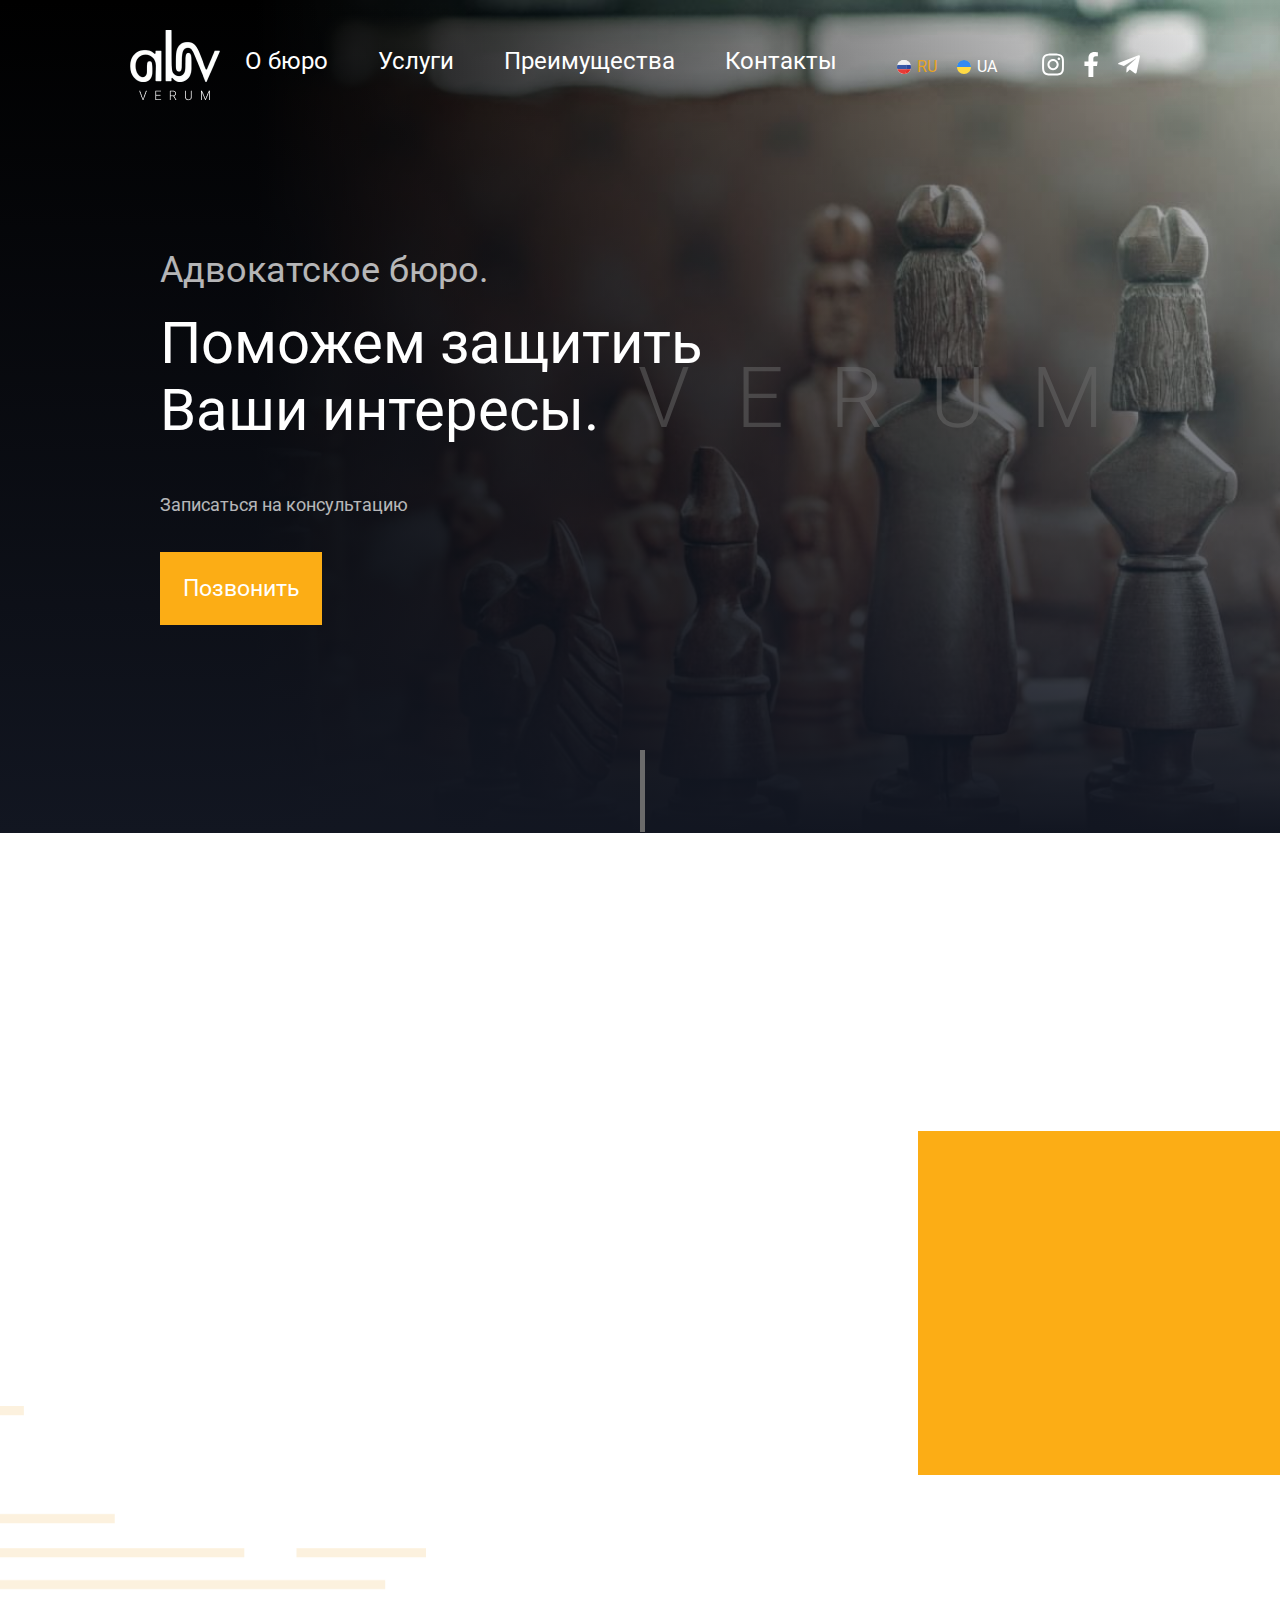
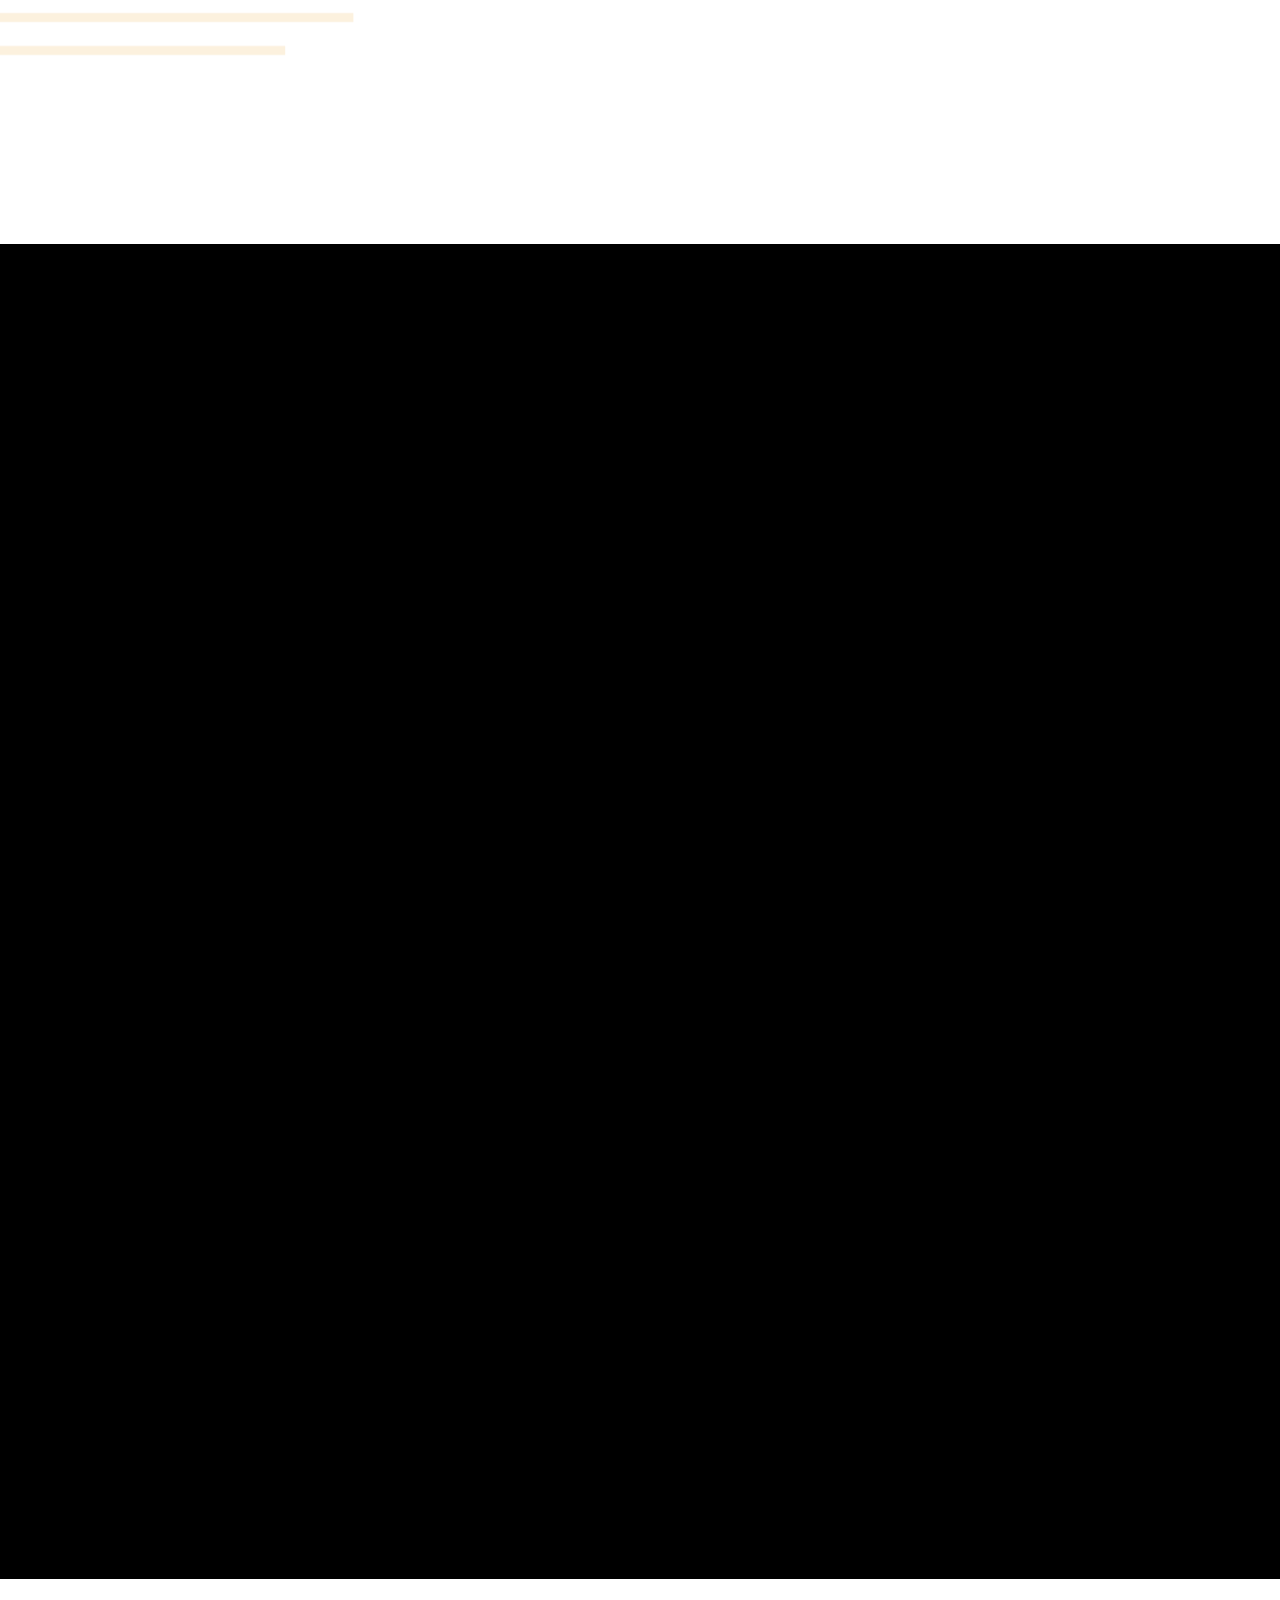
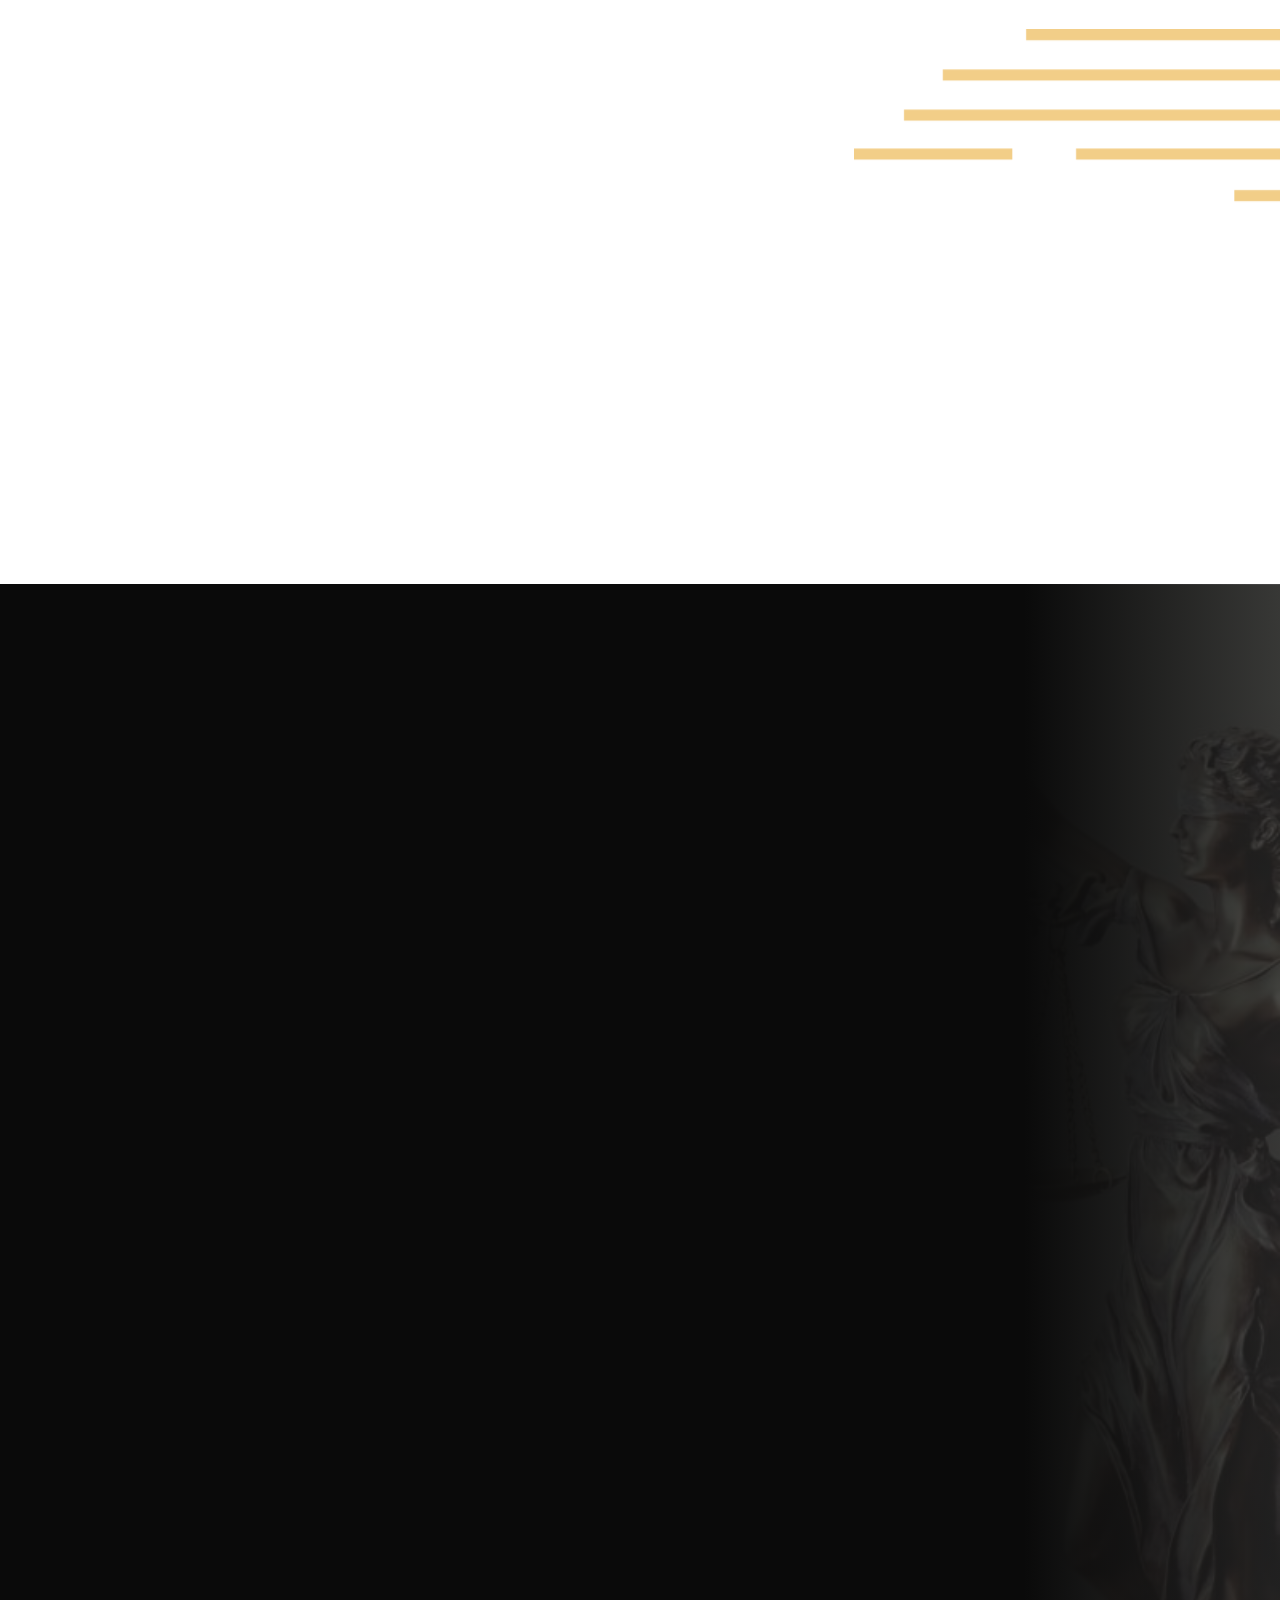
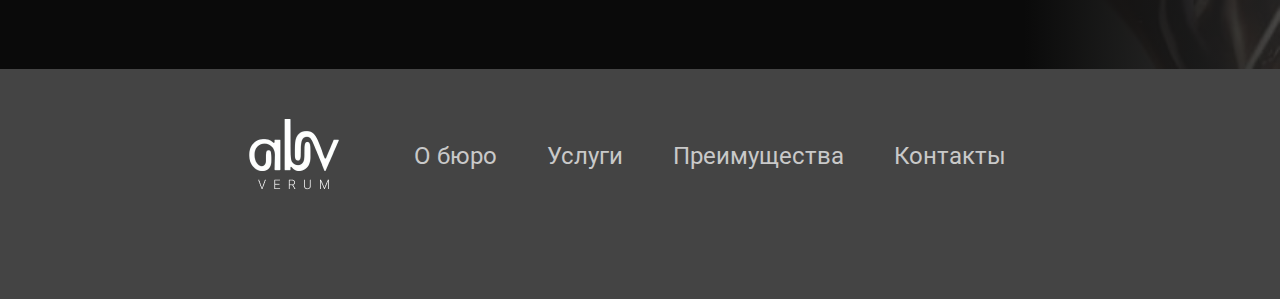
<file: index.html>
<!DOCTYPE html>
<html lang="en">
<head>
    <meta charset="UTF-8">
    <meta http-equiv="X-UA-Compatible" content="IE=edge">
    <meta name="viewport" content="width=device-width, initial-scale=1.0">
    <title>Main</title>

    <!-- <script src="./js/main.js"></script> -->
    <link rel="stylesheet" href="./css/main.css">
    
    <!-- Fonts -->
    <link rel="preconnect" href="https://fonts.gstatic.com">
    <link href="https://fonts.googleapis.com/css2?family=Roboto:ital,wght@0,400;0,500;0,700;1,300&display=swap" rel="stylesheet">
    
    <!-- aos animation -->
    <link href="https://unpkg.com/aos@2.3.1/dist/aos.css" rel="stylesheet">
<link rel="icon" href="images/favicon.png" type="image/x-icon">
</head>
<style>
html {
  scroll-behavior: smooth; /* свойство scroll-behavior не наследуется, применяется к прокручиваемым блокам */ 
}
</style>
<body>
    <main id="main-page">
        <div class="wrapper">
            <header class="header">
                <nav class="nav">
                    <div class="container">
                        <div class="header__body">
                            <div class="logo">
                                <a href="#" class="">
                                    <img src="./images/logo.png" alt="" style="width: 100%; height: 100%; object-fit: contain;">                
                                </a>
                            </div>
                            <div class="header__burger">
                                <span>
                                    <div class="header-__burger__btn-menu">
                                        <svg width="35" height="20" viewBox="0 0 35 20" fill="none" xmlns="http://www.w3.org/2000/svg">
                                            <line x1="1" y1="1" x2="34" y2="1" stroke="white" stroke-width="2" stroke-linecap="round" stroke-linejoin="bevel"/>
                                            <line x1="1" y1="10" x2="34" y2="10" stroke="white" stroke-width="2" stroke-linecap="round" stroke-linejoin="bevel"/>
                                            <line x1="1" y1="19" x2="34" y2="19" stroke="white" stroke-width="2" stroke-linecap="round" stroke-linejoin="bevel"/>
                                        </svg>   
                                    </div>
                                </span>
                                <div class="header__burger__btn-close">
                                    <svg width="30" height="30" viewBox="0 0 30 30" fill="none" xmlns="http://www.w3.org/2000/svg">
                                        <circle cx="15" cy="15" r="14.5" stroke="white"/>
                                        <g clip-path="url(#clip0)">
                                        <path d="M14.4475 15.0007L10.1144 10.6676C9.96185 10.515 9.96185 10.2677 10.1144 10.1152C10.267 9.96261 10.5143 9.96259 10.6668 10.1152L15 14.4483L19.3331 10.1152C19.4857 9.96259 19.733 9.96259 19.8856 10.1152C20.0381 10.2677 20.0381 10.5151 19.8856 10.6676L15.5524 15.0007L19.8856 19.3339C20.0381 19.4864 20.0381 19.7338 19.8856 19.8863C19.8093 19.9626 19.7093 20.0007 19.6094 20.0007C19.5094 20.0007 19.4094 19.9626 19.3331 19.8863L15 15.5532L10.6669 19.8863C10.5906 19.9626 10.4906 20.0007 10.3906 20.0007C10.2907 20.0007 10.1907 19.9626 10.1144 19.8863C9.96185 19.7338 9.96185 19.4864 10.1144 19.3339L14.4475 15.0007Z" fill="white"/>
                                        </g>
                                        <defs>
                                        <clipPath id="clip0">
                                        <rect width="10" height="10" fill="white" transform="matrix(-1 0 0 1 20 10)"/>
                                        </clipPath>
                                        </defs>
                                    </svg>
                                </div>
                            </div>
                            <div class="header__menu">
                                <ul class="header__list">
                                    <li>
                                        <a href="#about" class="header__link">О бюро</a>
                                    </li>
                                    <li>
                                        <a href="#offers" class="header__link">Услуги</a>
                                    </li>
                                    <li>
                                        <a href="#vantage" class="header__link">Преимущества</a>
                                    </li>
                                    <li>
                                        <a href="#contact" class="header__link">Контакты</a>
                                    </li>  
                                    <li class="lang">
                                        <a href="index.html" class="lang-item active">
                                            <svg width="20" height="20" viewBox="0 0 20 20" fill="none" xmlns="http://www.w3.org/2000/svg">
                                                <path d="M10.0003 20C15.5229 20 19.9999 15.523 19.9999 10.0004C19.9999 4.47779 15.5229 0.000823975 10.0003 0.000823975C4.47769 0.000823975 0.000732422 4.47779 0.000732422 10.0004C0.000732422 15.523 4.47769 20 10.0003 20Z" fill="white"/>
                                                <path d="M19.4284 6.66583H13.2671C13.5347 8.802 13.5363 11.1557 13.2723 13.2946H19.4416C19.8017 12.2627 19.9997 11.1546 19.9997 10.0001C19.9999 8.83041 19.7973 7.70873 19.4284 6.66583Z" fill="#2B479D"/>
                                                <path d="M13.2672 6.66581H19.4284C19.4275 6.66265 19.4265 6.65999 19.4252 6.65712C18.1455 3.04848 14.8534 0.393478 10.8979 0.0410461C12.4288 0.880094 12.8759 3.53843 13.2672 6.66581Z" fill="#EFECEC"/>
                                                <path d="M10.8982 19.9585C14.8607 19.6054 18.1574 16.9412 19.4322 13.3229C19.4356 13.3133 19.4384 13.3038 19.4419 13.2945H13.2725C12.8842 16.4388 12.4351 19.1159 10.8982 19.9585Z" fill="#E63026"/>
                                                <path d="M0 10C0 11.1547 0.19832 12.2626 0.558141 13.2945H13.787C14.0513 11.1555 14.0494 8.8019 13.7821 6.66574H0.571441C0.202584 7.70868 0 8.83036 0 10Z" fill="#3757A6"/>
                                                <path d="M0.5747 6.65717C0.573771 6.66 0.5728 6.6627 0.571533 6.66587H13.7823C13.3907 3.53844 12.4288 0.880149 10.8982 0.0411014C10.6021 0.0148812 10.3027 6.10356e-05 9.99992 6.10356e-05C5.64977 1.8813e-05 1.95044 2.77831 0.5747 6.65717Z" fill="#EFEFEF"/>
                                                <path d="M13.787 13.2945H0.558105C0.561441 13.3038 0.564566 13.3133 0.567732 13.3229C1.93798 17.2117 5.64264 19.9998 9.99975 19.9998C10.3026 19.9998 10.602 19.985 10.898 19.9584C12.4351 19.1159 13.3987 16.4389 13.787 13.2945Z" fill="#E73B36"/>
                                            </svg>     
                                            RU
                                        </a>
                                        <a href="index-ua.html" class="lang-item">
                                            <svg width="20" height="20" viewBox="0 0 20 20" fill="none" xmlns="http://www.w3.org/2000/svg">
                                                <path d="M10 20C15.5228 20 20 15.5228 20 10C20 4.47715 15.5228 0 10 0C4.47715 0 0 4.47715 0 10C0 15.5228 4.47715 20 10 20Z" fill="#FFDA44"/>
                                                <path d="M0 10C0 4.47719 4.47719 0 10 0C15.5228 0 20 4.47719 20 10" fill="#338AF3"/>
                                            </svg>
                                            UA
                                        </a>
                                    </li>             
                                </ul>
                                <a href="index.html" class="header__link back">Назад</a>
                            </div>
                            <div class="contact">
                                <div class="social-link">
                                    <a href="https://www.instagram.com/" class="link-item">
                                        <svg width="22" height="23" viewBox="0 0 22 23" fill="none" xmlns="http://www.w3.org/2000/svg">
                                            <path d="M11.0625 5.90012C7.9375 5.90012 5.44727 8.43918 5.44727 11.5154C5.44727 14.6404 7.9375 17.1306 11.0625 17.1306C14.1387 17.1306 16.6777 14.6404 16.6777 11.5154C16.6777 8.43918 14.1387 5.90012 11.0625 5.90012ZM11.0625 15.1775C9.06055 15.1775 7.40039 13.5661 7.40039 11.5154C7.40039 9.5134 9.01172 7.90207 11.0625 7.90207C13.0645 7.90207 14.6758 9.5134 14.6758 11.5154C14.6758 13.5661 13.0645 15.1775 11.0625 15.1775ZM18.1914 5.7048C18.1914 4.97238 17.6055 4.38644 16.873 4.38644C16.1406 4.38644 15.5547 4.97238 15.5547 5.7048C15.5547 6.43723 16.1406 7.02316 16.873 7.02316C17.6055 7.02316 18.1914 6.43723 18.1914 5.7048ZM21.9023 7.02316C21.8047 5.26535 21.4141 3.70285 20.1445 2.43332C18.875 1.16379 17.3125 0.773163 15.5547 0.675507C13.748 0.57785 8.32812 0.57785 6.52148 0.675507C4.76367 0.773163 3.25 1.16379 1.93164 2.43332C0.662109 3.70285 0.271484 5.26535 0.173828 7.02316C0.0761719 8.8298 0.0761719 14.2497 0.173828 16.0564C0.271484 17.8142 0.662109 19.3279 1.93164 20.6462C3.25 21.9157 4.76367 22.3064 6.52148 22.404C8.32812 22.5017 13.748 22.5017 15.5547 22.404C17.3125 22.3064 18.875 21.9157 20.1445 20.6462C21.4141 19.3279 21.8047 17.8142 21.9023 16.0564C22 14.2497 22 8.8298 21.9023 7.02316ZM19.5586 17.9607C19.2168 18.9372 18.4355 19.6696 17.5078 20.0603C16.043 20.6462 12.625 20.4997 11.0625 20.4997C9.45117 20.4997 6.0332 20.6462 4.61719 20.0603C3.64062 19.6696 2.9082 18.9372 2.51758 17.9607C1.93164 16.5446 2.07812 13.1267 2.07812 11.5154C2.07812 9.95285 1.93164 6.53488 2.51758 5.07004C2.9082 4.1423 3.64062 3.40988 4.61719 3.01926C6.0332 2.43332 9.45117 2.5798 11.0625 2.5798C12.625 2.5798 16.043 2.43332 17.5078 3.01926C18.4355 3.36105 19.168 4.1423 19.5586 5.07004C20.1445 6.53488 19.998 9.95285 19.998 11.5154C19.998 13.1267 20.1445 16.5446 19.5586 17.9607Z" fill="white"/>
                                        </svg>
                                    </a>
                                    <a href="https://www.facebook.com/" class="link-item">
                                        <svg width="14" height="26" viewBox="0 0 14 26" fill="none" xmlns="http://www.w3.org/2000/svg">
                                            <path d="M12.998 14.0779L13.6816 9.58566H9.33594V6.65598C9.33594 5.38644 9.92188 4.21457 11.875 4.21457H13.877V0.357147C13.877 0.357147 12.0703 0.0153503 10.3613 0.0153503C6.79688 0.0153503 4.45312 2.21262 4.45312 6.11887V9.58566H0.449219V14.0779H4.45312V25.0154H9.33594V14.0779H12.998Z" fill="white"/>
                                        </svg>    
                                    </a>
                                    <a href="https://telegram.org/" class="link-item">
                                        <svg width="22" height="19" viewBox="0 0 22 19" fill="none" xmlns="http://www.w3.org/2000/svg">
                                            <path d="M21.9023 1.84933C22.1953 0.482147 21.4141 -0.0549622 20.5352 0.286835L1.10156 7.75754C-0.216797 8.29465 -0.167969 9.02707 0.90625 9.36887L5.83789 10.8825L17.3613 3.65598C17.8984 3.26535 18.4355 3.50949 17.9961 3.85129L8.66992 12.2497L8.32812 17.3767C8.86523 17.3767 9.06055 17.1814 9.35352 16.8884L11.7461 14.5446L16.7754 18.2556C17.7031 18.7927 18.3867 18.4997 18.6309 17.4255L21.9023 1.84933Z" fill="white"/>
                                        </svg>
                                    </a>
                                </div>
                            </div>
                            <!-- <div class="lang">
                                <a href="#" class="lang-item active">
                                    <svg width="20" height="20" viewBox="0 0 20 20" fill="none" xmlns="http://www.w3.org/2000/svg">
                                        <path d="M10.0003 20C15.5229 20 19.9999 15.523 19.9999 10.0004C19.9999 4.47779 15.5229 0.000823975 10.0003 0.000823975C4.47769 0.000823975 0.000732422 4.47779 0.000732422 10.0004C0.000732422 15.523 4.47769 20 10.0003 20Z" fill="white"/>
                                        <path d="M19.4284 6.66583H13.2671C13.5347 8.802 13.5363 11.1557 13.2723 13.2946H19.4416C19.8017 12.2627 19.9997 11.1546 19.9997 10.0001C19.9999 8.83041 19.7973 7.70873 19.4284 6.66583Z" fill="#2B479D"/>
                                        <path d="M13.2672 6.66581H19.4284C19.4275 6.66265 19.4265 6.65999 19.4252 6.65712C18.1455 3.04848 14.8534 0.393478 10.8979 0.0410461C12.4288 0.880094 12.8759 3.53843 13.2672 6.66581Z" fill="#EFECEC"/>
                                        <path d="M10.8982 19.9585C14.8607 19.6054 18.1574 16.9412 19.4322 13.3229C19.4356 13.3133 19.4384 13.3038 19.4419 13.2945H13.2725C12.8842 16.4388 12.4351 19.1159 10.8982 19.9585Z" fill="#E63026"/>
                                        <path d="M0 10C0 11.1547 0.19832 12.2626 0.558141 13.2945H13.787C14.0513 11.1555 14.0494 8.8019 13.7821 6.66574H0.571441C0.202584 7.70868 0 8.83036 0 10Z" fill="#3757A6"/>
                                        <path d="M0.5747 6.65717C0.573771 6.66 0.5728 6.6627 0.571533 6.66587H13.7823C13.3907 3.53844 12.4288 0.880149 10.8982 0.0411014C10.6021 0.0148812 10.3027 6.10356e-05 9.99992 6.10356e-05C5.64977 1.8813e-05 1.95044 2.77831 0.5747 6.65717Z" fill="#EFEFEF"/>
                                        <path d="M13.787 13.2945H0.558105C0.561441 13.3038 0.564566 13.3133 0.567732 13.3229C1.93798 17.2117 5.64264 19.9998 9.99975 19.9998C10.3026 19.9998 10.602 19.985 10.898 19.9584C12.4351 19.1159 13.3987 16.4389 13.787 13.2945Z" fill="#E73B36"/>
                                    </svg>     
                                    RU
                                </a>
                                <a href="index-ua.html" class="lang-item">
                                    <svg width="20" height="20" viewBox="0 0 20 20" fill="none" xmlns="http://www.w3.org/2000/svg">
                                        <path d="M10 20C15.5228 20 20 15.5228 20 10C20 4.47715 15.5228 0 10 0C4.47715 0 0 4.47715 0 10C0 15.5228 4.47715 20 10 20Z" fill="#FFDA44"/>
                                        <path d="M0 10C0 4.47719 4.47719 0 10 0C15.5228 0 20 4.47719 20 10" fill="#338AF3"/>
                                    </svg>
                                    UA
                                </a>
                            </div> -->
                            
                        </div>
                    </div>
                    
                </nav>
            </header>
            
            <section id="main">
                <div class="container"  style="background-image: url('./images/main-bg.jpg');">
                    <div class="anim1">
                    <div class="title-bg">Verum</div>
                    <div class="bg-object"></div>
                    <div class="content">
                        <p class="subtitle top" >Адвокатское бюро.</p>
                        <h1 class="title-main">Поможем защитить Ваши интересы.</h1>
                        <p class="subtitle">Записаться на консультацию</p>
                        <div class="button">
                            <a href="tel:+0 (000) 0 00 0" class="btn">
                                Позвонить
                            </a>
                        </div>
                    </div>
                    </div>
                </div>
            </section>

            <section id="about">
                <div class="bg-rect-left">
                    <img src="./images/bg-rect-left.png" alt="" style="width: 100%; height: 100%; object-fit: contain;">
                </div>
                <div class="container">
                    <div class="content">
                        <div class="content--right">
                            <div class="content-title dark">
                                <p class="title"
     data-aos="fade-right"
     data-aos-offset="300"
     data-aos-easing="ease-in-sine">О бюро</p>
                            </div> 
                            <div  
     data-aos="fade-right"
     data-aos-offset="300"
     data-aos-easing="ease-in-sine"
     data-aos-duration="800">
                            <p class="text">Жизнь полна неожиданностей, и услуги адвоката могут понадобиться в любой момент, как физическому лицу так и юридическому! Наш опыт работы позволяет решать любой сложный вопрос правового характера.  </p>
                            <p class="text-title">Почему лучше работать с нами?</p>
                            <p class="text-point">- Креативный подход к решению дела;</p>
                            <p class="text-point">- Высокие стандарты качества юридических услуг;</p>
                            <p class="text-point">- Ориентированность на достижение результата;</p>
                            <p class="text-point">- Готовность твердо отстаивать интересы клиента;</p>
                            <p class="text-point">- Соблюдение адвокатской этики и строгое сохранение адвокатской тайны;</p>
                            <p class="text-point">- Всегда делаем больше, чем возможно.</p>
                            </div>
                        </div>
                        <div class="content--left">
                            <div class="image" 
     data-aos="fade-left"
     data-aos-offset="200"
     data-aos-easing="ease-in-sine"
     data-aos-duration="800">
                                <img src="./images/about-img.png" alt="" style="width: 100%; height: 100%; object-fit: contain;">
                            </div>
                        </div>
                    </div>
                </div>
            </section>

            <section id="offers">
                <div class="container">
                    <div class="content">
                        <div class="content-title light">
                            <p class="title" 
    data-aos="fade-right"
     data-aos-offset="200"
     data-aos-easing="ease-in-sine">Юридические услуги</p>
                        </div>
                        <div class="offer">
                            <div class="card"
                            data-aos="fade-up"
     data-aos-anchor-placement="top-bottom"
     data-aos-duration="800">
                                <div class="card__img">
                                    <img src="./images/1.png" alt="" style="width: 100%; height: 100%; object-fit: contain;">
                                </div>
                                <p class="card__title">СЕМЕЙНОЕ И НАСЛЕДСТВЕННОЕ
                                    
                                    ПРАВО
                                </p>
                                <a class="btn" href="page1.html">Подробнее</a>
                            </div>
                            <div class="card"
                            data-aos="fade-up"
     data-aos-anchor-placement="top-bottom"
     data-aos-duration="800">
                                <div class="card__img">
                                    <img src="./images/2.png" alt="" style="width: 100%; height: 100%; object-fit: contain;">
                                </div>
                                <p class="card__title">НЕДВИЖИМОСТЬ И 
                                    <br>
                                    СТРОИТЕЛЬСТВО</p>
                                <a class="btn" href="page2.html">Подробнее</a>
                            </div>
                            <div class="card"
                            data-aos="fade-up"
     data-aos-anchor-placement="top-bottom"
     data-aos-duration="800">
                                <div class="card__img">
                                    <img src="./images/3.png" alt="" style="width: 100%; height: 100%; object-fit: contain;">
                                </div>
                                <p class="card__title">КРЕДИТНЫЕ СПОРЫ</p>
                                <a class="btn" href="page3.html">Подробнее</a>
                            </div>
                            <div class="card"
                            data-aos="fade-up"
     data-aos-anchor-placement="top-bottom"
     data-aos-duration="800">
                                <div class="card__img">
                                    <img src="./images/4.png" alt="" style="width: 100%; height: 100%; object-fit: contain;">
                                </div>
                                <p class="card__title">АВТОАДВОКАТ</p>
                                <a class="btn" href="page4.html">Подробнее</a>
                            </div>
                            <div class="card"
                            data-aos="fade-up"
     data-aos-anchor-placement="top-bottom"
     data-aos-duration="800">
                                <div class="card__img">
                                    <img src="./images/5.png" alt="" style="width: 100%; height: 100%; object-fit: contain;">
                                </div>
                                <p class="card__title">ТРУДОВЫЕ ОТНОШЕНИЯ</p>
                                <a class="btn" href="page5.html">Подробнее</a>
                            </div>
                            <div class="card"
                            data-aos="fade-up"
     data-aos-anchor-placement="top-bottom"
     data-aos-duration="800">
                                <div class="card__img">
                                    <img src="./images/6.png" alt="" style="width: 100%; height: 100%; object-fit: contain;">
                                </div>
                                <p class="card__title">АДМИНИСТРАТИВНЫЕ СПОРЫ</p>
                                <a class="btn" href="page6.html">Подробнее</a>
                            </div>
                            <div class="card"
                            data-aos="fade-up"
     data-aos-anchor-placement="top-bottom"
     data-aos-duration="800">
                                <div class="card__img">
                                    <img src="./images/7.png" alt="" style="width: 100%; height: 100%; object-fit: contain;">
                                </div>
                                <p class="card__title">ХОЗЯЙСТВЕННЫЕ СПОРЫ</p>
                                <a class="btn" href="page7.html">Подробнее</a>
                            </div>
                            <div class="card"
                            data-aos="fade-up"
     data-aos-anchor-placement="top-bottom"
     data-aos-duration="800">
                                <div class="card__img">
                                    <img src="./images/8.png" alt="" style="width: 100%; height: 100%; object-fit: contain;">
                                </div>
                                <p class="card__title">ИСПОЛНЕНИЕ СУДЕБНЫХ 
                                    <br>
                                    РЕШЕНИЙ</p>
                                <a class="btn" href="page8.html">Подробнее</a>
                            </div>
                        </div>
                    </div>
                </div>
            </section>

            <section id="vantage">
                <div class="bg-rect-right">
                    <img src="./images/bg-rect.png" alt="" style="width: 100%; height: 100%; object-fit: contain;">
                </div>
                <div class="container">
                    <div class="content">
                        <div class="content-title dark">
                            <p class="title"data-aos="fade-left"
     data-aos-offset="200"
     data-aos-easing="ease-in-sine">Преимущества</p>
                        </div>
                        <div class="cards">
                            <div class="card">
                                <div class="card__img"data-aos="fade-up"
     data-aos-anchor-placement="top-bottom"
     data-aos-duration="600">
                                    <img src="./images/Group 5.png" alt="" style="width: 100%; height: 100%; object-fit: contain;">
                                </div>
                                <p class="card__title"data-aos="fade-up"
     data-aos-anchor-placement="top-bottom"
     data-aos-duration="800">Возврат денежных средств </p>
                                <p class="card__subtitle"data-aos="fade-up"
     data-aos-anchor-placement="top-bottom"
     data-aos-duration="800">Возвращение клиенту расходов, которые он
                                    понес на оплату услуг адвоката,
                                   за счет его оппонента.</p>
                            </div>
                            <div class="card">
                                <div class="card__img"data-aos="fade-up"
     data-aos-anchor-placement="top-bottom"
     data-aos-duration="600">
                                    <img src="./images/п2.png" alt="" style="width: 100%; height: 100%; object-fit: contain;">
                                </div>
                                <p class="card__title"data-aos="fade-up"
     data-aos-anchor-placement="top-bottom"
     data-aos-duration="800">Коммуникативность</p>
                                <p class="card__subtitle"data-aos="fade-up"
     data-aos-anchor-placement="top-bottom"
     data-aos-duration="800">Индивидуальный подход
                                    <br>
                                    к каждому клиенту.</p>
                            </div>
                            <div class="card">
                                <div class="card__img"data-aos="fade-up"
     data-aos-anchor-placement="top-bottom"
     data-aos-duration="600">
                                    <img src="./images/п3.png" alt="" style="width: 100%; height: 100%; object-fit: contain;">
                                </div>
                                <p class="card__title"data-aos="fade-up"
     data-aos-anchor-placement="top-bottom"
     data-aos-duration="800">Командный подход</p>
                                <p class="card__subtitle"data-aos="fade-up"
     data-aos-anchor-placement="top-bottom"
     data-aos-duration="800">В каждой сфере работают исключительно
                                    узкопрофильные специалисты под
                                    контролем управляющего адвоката.</p>
                            </div>
                            <div class="card">
                                <div class="card__img"data-aos="fade-up"
     data-aos-anchor-placement="top-bottom"
     data-aos-duration="600">
                                    <img src="./images/п4.png" alt="" style="width: 100%; height: 100%; object-fit: contain;">
                                </div>
                                <p class="card__title"data-aos="fade-up"
     data-aos-anchor-placement="top-bottom"
     data-aos-duration="800">Профессионализм</p>
                                <p class="card__subtitle"data-aos="fade-up"
     data-aos-anchor-placement="top-bottom"
     data-aos-duration="800">Мы выиграли 93% дел,
                                    с которыми работали.</p>
                            </div>
                        </div>
                    </div>
                </div>
            </section>

            <section id="contact">
                <div class="container">
                    <div class="image-bg">
                        <img src="./images/img-contact.jpg" alt="" style="width: 100%; height: 100%; object-fit: cover;">
                    </div>
                    <div class="content">
                        <div class="content--left">
                            <div class="content-title light">
                                <p class="title"data-aos="fade-left"
     data-aos-offset="200"
     data-aos-easing="ease-in-sine">Контакты</p>
                            </div>
                            <div class="map"data-aos="fade-up"
     data-aos-anchor-placement="top-bottom"
     data-aos-duration="800">
                                <div id="wrapper-9cd199b9cc5410cd3b1ad21cab2e54d3">
                                    <div id="map-9cd199b9cc5410cd3b1ad21cab2e54d3"></div>
                                    <script>(function () {
                                    var setting = {"height":356,"width":611,"zoom":17,"queryString":"проспект Ушакова, 57, Херсон, Херсонская область, Украина","place_id":"ChIJz5j65LoaxEARmPnCx1_6aPU","satellite":false,"centerCoord":[46.64319676681834,32.612192949999994],"cid":"0xf568fa5fc7c2f998","lang":"ru","cityUrl":"/ukraine/kherson-35898","cityAnchorText":"Карта [CITY1], Херсон, Украина","id":"map-9cd199b9cc5410cd3b1ad21cab2e54d3","embed_id":"425180"};
                                    var d = document;
                                    var s = d.createElement('script');
                                    s.src = 'https://1map.com/js/script-for-user.js?embed_id=425180';
                                    s.async = true;
                                    s.onload = function (e) {
                                      window.OneMap.initMap(setting)
                                    };
                                    var to = d.getElementsByTagName('script')[0];
                                    to.parentNode.insertBefore(s, to);
                                    })();
                                  </script>
                                </div>
                            </div>
                        </div>
                        <div class="content--right">
                            <div class="address" data-aos="fade-left"
     data-aos-offset="100"
     data-aos-easing="ease-in-sine">
                                <svg width="21" height="29" viewBox="0 0 21 29" fill="none" xmlns="http://www.w3.org/2000/svg">
                                    <path d="M9.40625 27.9531C8.53125 26.6771 7.52865 25.237 6.39844 23.6328C5.30469 22.0286 4.52083 20.8984 4.04688 20.2422C3.57292 19.5859 3.02604 18.7839 2.40625 17.8359C1.78646 16.8516 1.36719 16.1589 1.14844 15.7578C0.966146 15.3568 0.747396 14.8464 0.492188 14.2266C0.273438 13.6068 0.127604 13.0781 0.0546875 12.6406C0.0182292 12.1667 0 11.6198 0 11C0 8.08333 1.02083 5.60417 3.0625 3.5625C5.10417 1.52083 7.58333 0.5 10.5 0.5C13.4167 0.5 15.8958 1.52083 17.9375 3.5625C19.9792 5.60417 21 8.08333 21 11C21 11.6198 20.9635 12.1667 20.8906 12.6406C20.8542 13.0781 20.7083 13.6068 20.4531 14.2266C20.2344 14.8464 20.0156 15.3568 19.7969 15.7578C19.6146 16.1589 19.2135 16.8516 18.5938 17.8359C17.974 18.7839 17.4271 19.5859 16.9531 20.2422C16.4792 20.8984 15.6771 22.0286 14.5469 23.6328C13.4531 25.237 12.4688 26.6771 11.5938 27.9531C11.3385 28.3177 10.974 28.5 10.5 28.5C10.026 28.5 9.66146 28.3177 9.40625 27.9531ZM7.38281 14.1172C8.25781 14.9557 9.29688 15.375 10.5 15.375C11.7031 15.375 12.724 14.9557 13.5625 14.1172C14.4375 13.2422 14.875 12.2031 14.875 11C14.875 9.79688 14.4375 8.77604 13.5625 7.9375C12.724 7.0625 11.7031 6.625 10.5 6.625C9.29688 6.625 8.25781 7.0625 7.38281 7.9375C6.54427 8.77604 6.125 9.79688 6.125 11C6.125 12.2031 6.54427 13.2422 7.38281 14.1172Z" fill="white"/>
                                </svg>
                                <div class="text-block">
                                    <address class="text">г. Херсон</address>
                                    <address class="text">просп. Ушакова, 47</address>
                                </div>
                            </div>
                            <div class="tel" data-aos="fade-left"
     data-aos-offset="100"
     data-aos-easing="ease-in-sine">
                                <svg width="25" height="25" viewBox="0 0 25 25" fill="none" xmlns="http://www.w3.org/2000/svg">
                                    <path d="M23.1562 2.17188C23.75 2.29688 24.0469 2.65625 24.0469 3.25C24.0469 9.25 21.9219 14.375 17.6719 18.625C13.4219 22.875 8.29688 25 2.29688 25C1.70312 25 1.34375 24.7031 1.21875 24.1094L0.09375 19.2344C-0.0625 18.6406 0.15625 18.2188 0.75 17.9688L6 15.7188C6.5 15.5 6.9375 15.6094 7.3125 16.0469L9.60938 18.8594C11.4531 18.0156 13.0781 16.875 14.4844 15.4375C15.9219 14 17.0625 12.375 17.9062 10.5625L15.0938 8.21875C14.6562 7.875 14.5469 7.4375 14.7656 6.90625L17.0156 1.65625C17.2656 1.09375 17.6875 0.890625 18.2812 1.04688L23.1562 2.17188Z" fill="white"/>
                                </svg>
                                <a href="tel:+0 (000) 0 00 0" class="text">+380555555555</a>
                            </div>
                            <div class="email" data-aos="fade-left"
     data-aos-offset="100"
     data-aos-easing="ease-in-sine">
                                <svg width="25" height="25" viewBox="0 0 25 25" fill="none" xmlns="http://www.w3.org/2000/svg">
                                    <path d="M23.5312 5.95312C23.625 5.85938 23.7188 5.84375 23.8125 5.90625C23.9375 5.96875 24 6.0625 24 6.1875V15.75C24 16.375 23.7812 16.9062 23.3438 17.3438C22.9062 17.7812 22.375 18 21.75 18H2.25C1.625 18 1.09375 17.7812 0.65625 17.3438C0.21875 16.9062 0 16.375 0 15.75V6.1875C0 6.0625 0.046875 5.98438 0.140625 5.95312C0.265625 5.89062 0.375 5.89062 0.46875 5.95312C1.5 6.73438 3.90625 8.5 7.6875 11.25C7.75 11.3125 7.95312 11.4844 8.29688 11.7656C8.67188 12.0469 8.96875 12.2656 9.1875 12.4219C9.40625 12.5469 9.6875 12.7188 10.0312 12.9375C10.375 13.125 10.7031 13.2656 11.0156 13.3594C11.3594 13.4531 11.6875 13.5 12 13.5C12.2812 13.5 12.5625 13.4688 12.8438 13.4062C13.125 13.3125 13.3906 13.2188 13.6406 13.125C13.8906 13 14.1562 12.8438 14.4375 12.6562C14.7188 12.4688 14.9531 12.3125 15.1406 12.1875C15.3281 12.0312 15.5469 11.8594 15.7969 11.6719C16.0469 11.4844 16.2188 11.3438 16.3125 11.25C20 8.59375 22.4062 6.82812 23.5312 5.95312ZM12 12C11.75 12 11.4375 11.9219 11.0625 11.7656C10.7188 11.5781 10.4375 11.4219 10.2188 11.2969C10 11.1406 9.67188 10.9062 9.23438 10.5938C8.82812 10.25 8.60938 10.0781 8.57812 10.0781C4.76562 7.29688 2.04688 5.28125 0.421875 4.03125C0.140625 3.8125 0 3.51562 0 3.14062V2.25C0 1.625 0.21875 1.09375 0.65625 0.65625C1.09375 0.21875 1.625 0 2.25 0H21.75C22.375 0 22.9062 0.21875 23.3438 0.65625C23.7812 1.09375 24 1.625 24 2.25V3.14062C24 3.51562 23.8594 3.8125 23.5781 4.03125C22.0469 5.21875 19.3281 7.23438 15.4219 10.0781C15.3906 10.0781 15.1562 10.25 14.7188 10.5938C14.3125 10.9062 14 11.1406 13.7812 11.2969C13.5625 11.4219 13.2656 11.5781 12.8906 11.7656C12.5469 11.9219 12.25 12 12 12Z" fill="white"/>
                                </svg>
                                <a href="mailto:gmail@gmail.com" class="text">advokat@gmail.com</a>
                            </div>
                            <div class="links">
                                <a href="https://www.instagram.com/" class="inst" data-aos="fade-up"
     data-aos-anchor-placement="top-bottom"
     data-aos-duration="800">
                                    <svg width="25" height="25" viewBox="0 0 23 23" fill="none" xmlns="http://www.w3.org/2000/svg">
                                        <path d="M7.10742 7.66992C8.21419 6.56315 9.54883 6.00977 11.1113 6.00977C12.6738 6.00977 13.9922 6.56315 15.0664 7.66992C16.1732 8.74414 16.7266 10.0625 16.7266 11.625C16.7266 13.1875 16.1732 14.5221 15.0664 15.6289C13.9922 16.7031 12.6738 17.2402 11.1113 17.2402C9.54883 17.2402 8.21419 16.7031 7.10742 15.6289C6.0332 14.5221 5.49609 13.1875 5.49609 11.625C5.49609 10.0625 6.0332 8.74414 7.10742 7.66992ZM8.52344 14.2129C9.23958 14.929 10.1022 15.2871 11.1113 15.2871C12.1204 15.2871 12.9831 14.929 13.6992 14.2129C14.4154 13.4967 14.7734 12.6341 14.7734 11.625C14.7734 10.6159 14.4154 9.75326 13.6992 9.03711C12.9831 8.32096 12.1204 7.96289 11.1113 7.96289C10.1022 7.96289 9.23958 8.32096 8.52344 9.03711C7.80729 9.75326 7.44922 10.6159 7.44922 11.625C7.44922 12.6341 7.80729 13.4967 8.52344 14.2129ZM17.8496 4.88672C18.11 5.11458 18.2402 5.40755 18.2402 5.76562C18.2402 6.1237 18.11 6.43294 17.8496 6.69336C17.6217 6.95378 17.3288 7.08398 16.9707 7.08398C16.6126 7.08398 16.3034 6.95378 16.043 6.69336C15.7826 6.43294 15.6523 6.1237 15.6523 5.76562C15.6523 5.40755 15.7826 5.11458 16.043 4.88672C16.3034 4.6263 16.6126 4.49609 16.9707 4.49609C17.3288 4.49609 17.6217 4.6263 17.8496 4.88672ZM22 7.13281C22.0326 8.01172 22.0488 9.50911 22.0488 11.625C22.0488 13.7409 22.0326 15.2383 22 16.1172C21.9023 18.1029 21.3001 19.6491 20.1934 20.7559C19.1191 21.8301 17.5892 22.3997 15.6035 22.4648C14.7246 22.5299 13.2272 22.5625 11.1113 22.5625C8.99544 22.5625 7.49805 22.5299 6.61914 22.4648C4.63346 22.3672 3.10352 21.7812 2.0293 20.707C1.60612 20.3164 1.26432 19.8607 1.00391 19.3398C0.74349 18.819 0.548177 18.3145 0.417969 17.8262C0.320312 17.3379 0.271484 16.7682 0.271484 16.1172C0.20638 15.2383 0.173828 13.7409 0.173828 11.625C0.173828 9.50911 0.20638 7.99544 0.271484 7.08398C0.369141 5.13086 0.955078 3.61719 2.0293 2.54297C3.10352 1.4362 4.63346 0.833984 6.61914 0.736328C7.49805 0.703776 8.99544 0.6875 11.1113 0.6875C13.2272 0.6875 14.7246 0.703776 15.6035 0.736328C17.5892 0.833984 19.1191 1.4362 20.1934 2.54297C21.3001 3.61719 21.9023 5.14714 22 7.13281ZM19.6562 18.0703C19.7539 17.8099 19.8353 17.4844 19.9004 17.0938C19.9655 16.6706 20.0143 16.1823 20.0469 15.6289C20.0794 15.043 20.0957 14.571 20.0957 14.2129C20.0957 13.8548 20.0957 13.3503 20.0957 12.6992C20.0957 12.0482 20.0957 11.6901 20.0957 11.625C20.0957 11.5273 20.0957 11.1693 20.0957 10.5508C20.0957 9.89974 20.0957 9.39518 20.0957 9.03711C20.0957 8.67904 20.0794 8.22331 20.0469 7.66992C20.0143 7.08398 19.9655 6.5957 19.9004 6.20508C19.8353 5.7819 19.7539 5.4401 19.6562 5.17969C19.2656 4.17057 18.5658 3.4707 17.5566 3.08008C17.2962 2.98242 16.9544 2.90104 16.5312 2.83594C16.1406 2.77083 15.6523 2.72201 15.0664 2.68945C14.513 2.6569 14.0573 2.64062 13.6992 2.64062C13.3737 2.64062 12.8691 2.64062 12.1855 2.64062C11.5345 2.64062 11.1764 2.64062 11.1113 2.64062C11.0462 2.64062 10.6882 2.64062 10.0371 2.64062C9.38607 2.64062 8.88151 2.64062 8.52344 2.64062C8.16536 2.64062 7.69336 2.6569 7.10742 2.68945C6.55404 2.72201 6.06576 2.77083 5.64258 2.83594C5.25195 2.90104 4.92643 2.98242 4.66602 3.08008C3.6569 3.4707 2.95703 4.17057 2.56641 5.17969C2.46875 5.4401 2.38737 5.7819 2.32227 6.20508C2.25716 6.5957 2.20833 7.08398 2.17578 7.66992C2.14323 8.22331 2.12695 8.67904 2.12695 9.03711C2.12695 9.36263 2.12695 9.86719 2.12695 10.5508C2.12695 11.2018 2.12695 11.5599 2.12695 11.625C2.12695 11.7552 2.12695 12.0645 2.12695 12.5527C2.12695 13.0085 2.12695 13.3991 2.12695 13.7246C2.12695 14.0176 2.12695 14.4082 2.12695 14.8965C2.15951 15.3848 2.19206 15.8079 2.22461 16.166C2.25716 16.4915 2.30599 16.8333 2.37109 17.1914C2.4362 17.5495 2.5013 17.8424 2.56641 18.0703C2.98958 19.0794 3.68945 19.7793 4.66602 20.1699C4.92643 20.2676 5.25195 20.349 5.64258 20.4141C6.06576 20.4792 6.55404 20.528 7.10742 20.5605C7.69336 20.5931 8.14909 20.6094 8.47461 20.6094C8.83268 20.6094 9.33724 20.6094 9.98828 20.6094C10.6719 20.6094 11.0462 20.6094 11.1113 20.6094C11.209 20.6094 11.5671 20.6094 12.1855 20.6094C12.8366 20.6094 13.3411 20.6094 13.6992 20.6094C14.0573 20.6094 14.513 20.5931 15.0664 20.5605C15.6523 20.528 16.1406 20.4792 16.5312 20.4141C16.9544 20.349 17.2962 20.2676 17.5566 20.1699C18.5658 19.7467 19.2656 19.0469 19.6562 18.0703Z" fill="white"/>
                                    </svg>
                                </a>
                                <a href="https://www.facebook.com/" class="fcb" data-aos="fade-up"
     data-aos-anchor-placement="top-bottom"
     data-aos-duration="800">
                                    <svg width="14" height="26" viewBox="0 0 14 26" fill="none" xmlns="http://www.w3.org/2000/svg">
                                        <path d="M12.998 14.1875H9.33594V25.125H4.45312V14.1875H0.498047V9.64648H4.45312V6.22852C4.45312 4.92643 4.69727 3.81966 5.18555 2.9082C5.67383 1.99674 6.35742 1.31315 7.23633 0.857422C8.14779 0.369141 9.18945 0.125 10.3613 0.125C10.8822 0.125 11.4355 0.157552 12.0215 0.222656C12.6074 0.255208 13.0632 0.304036 13.3887 0.369141L13.877 0.417969V4.27539H11.9238C11.0124 4.27539 10.3451 4.51953 9.92188 5.00781C9.53125 5.46354 9.33594 6.0332 9.33594 6.7168V9.64648H13.6816L12.998 14.1875Z" fill="white"/>
                                    </svg>
                                </a>
                                <a href="https://telegram.org/" class="tlg" data-aos="fade-up"
     data-aos-anchor-placement="top-bottom"
     data-aos-duration="800">
                                    <svg width="23" height="19" viewBox="0 0 23 19" fill="none" xmlns="http://www.w3.org/2000/svg">
                                        <path d="M22 1.95898L18.6797 17.4863C18.4193 18.5931 17.8171 18.8861 16.873 18.3652L11.8438 14.6543L9.40234 16.998C9.07682 17.3236 8.73503 17.4863 8.37695 17.4863L8.76758 12.3594L18.0938 3.96094C18.3216 3.73307 18.3216 3.60286 18.0938 3.57031C17.8984 3.50521 17.6868 3.55404 17.459 3.7168L5.93555 10.9922L0.955078 9.42969C0.401693 9.26693 0.141276 9.02279 0.173828 8.69727C0.20638 8.37174 0.548177 8.09505 1.19922 7.86719L20.584 0.347656C21.0723 0.184896 21.4629 0.25 21.7559 0.542969C22.0488 0.803385 22.1302 1.27539 22 1.95898Z" fill="white"/>
                                    </svg>
                                </a>
                            </div>
                        </div>
                    </div>
                </div>
            </section>

            <footer>
                <div class="container">
                    <div class="footer__body">
                        <div class="logo">
                            <a href="index.html" class="">
                                <img src="./images/logo.png" alt="" style="width: 100%; height: 100%; object-fit: contain;">                
                            </a>
                        </div>
                        <nav class="header__menu">
                            <ul class="header__list">
                                <li>
                                    <a href="#about" class="header__link"> O бюро</a>
                                </li>
                                <li>
                                    <a href="#offers" class="header__link">Услуги</a>
                                </li>
                                <li>
                                    <a href="#vantage" class="header__link">Преимущества</a>
                                </li>
                                <li>
                                    <a href="#contact" class="header__link">Контакты</a>
                                </li>                    
                            </ul>
                        </nav>
                    </div>
                </div>
            </footer>
        </div>

    </main>

    <script src="https://code.jquery.com/jquery-3.4.1.slim.min.js"></script>
    
    
    <script src="https://unpkg.com/aos@next/dist/aos.js"></script>
    
    <script>
    AOS.init();
    </script>
    
    
    <script src="./js/main.js"></script>
</body>
</html>
</file>
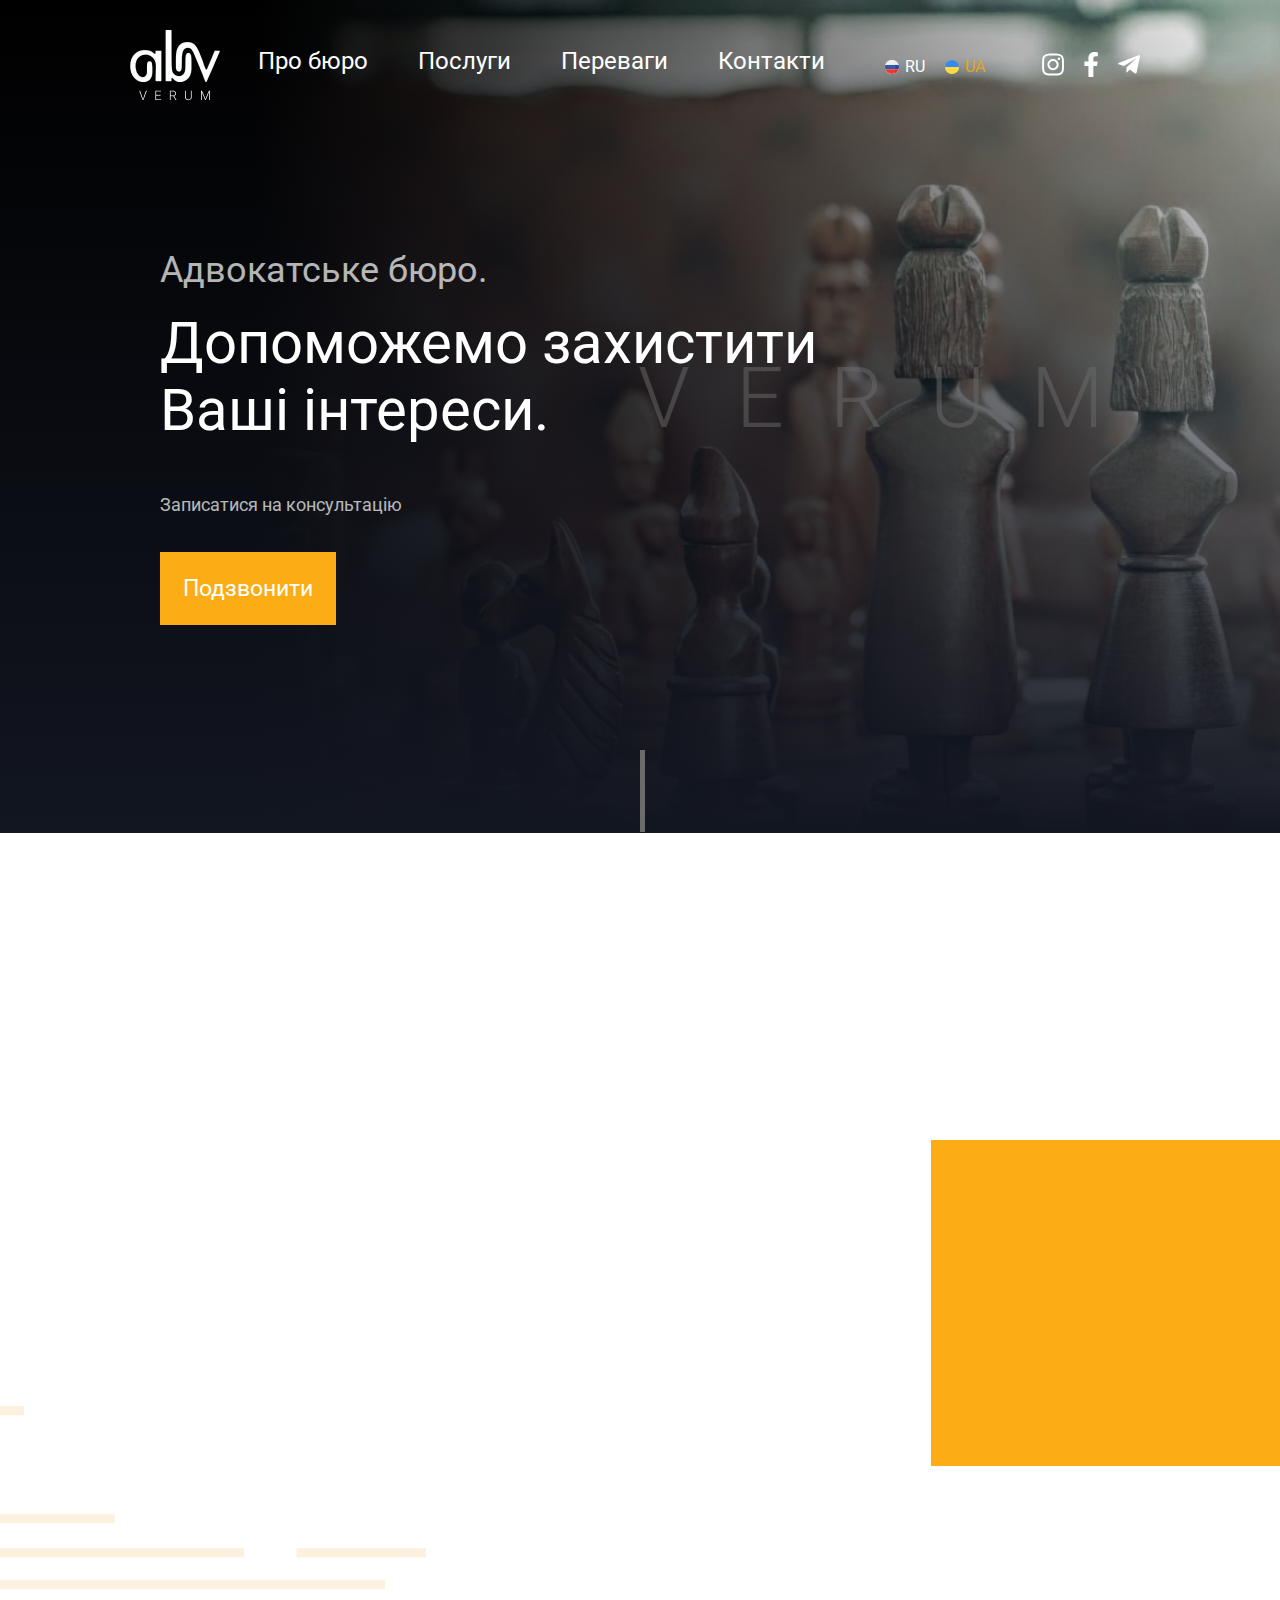
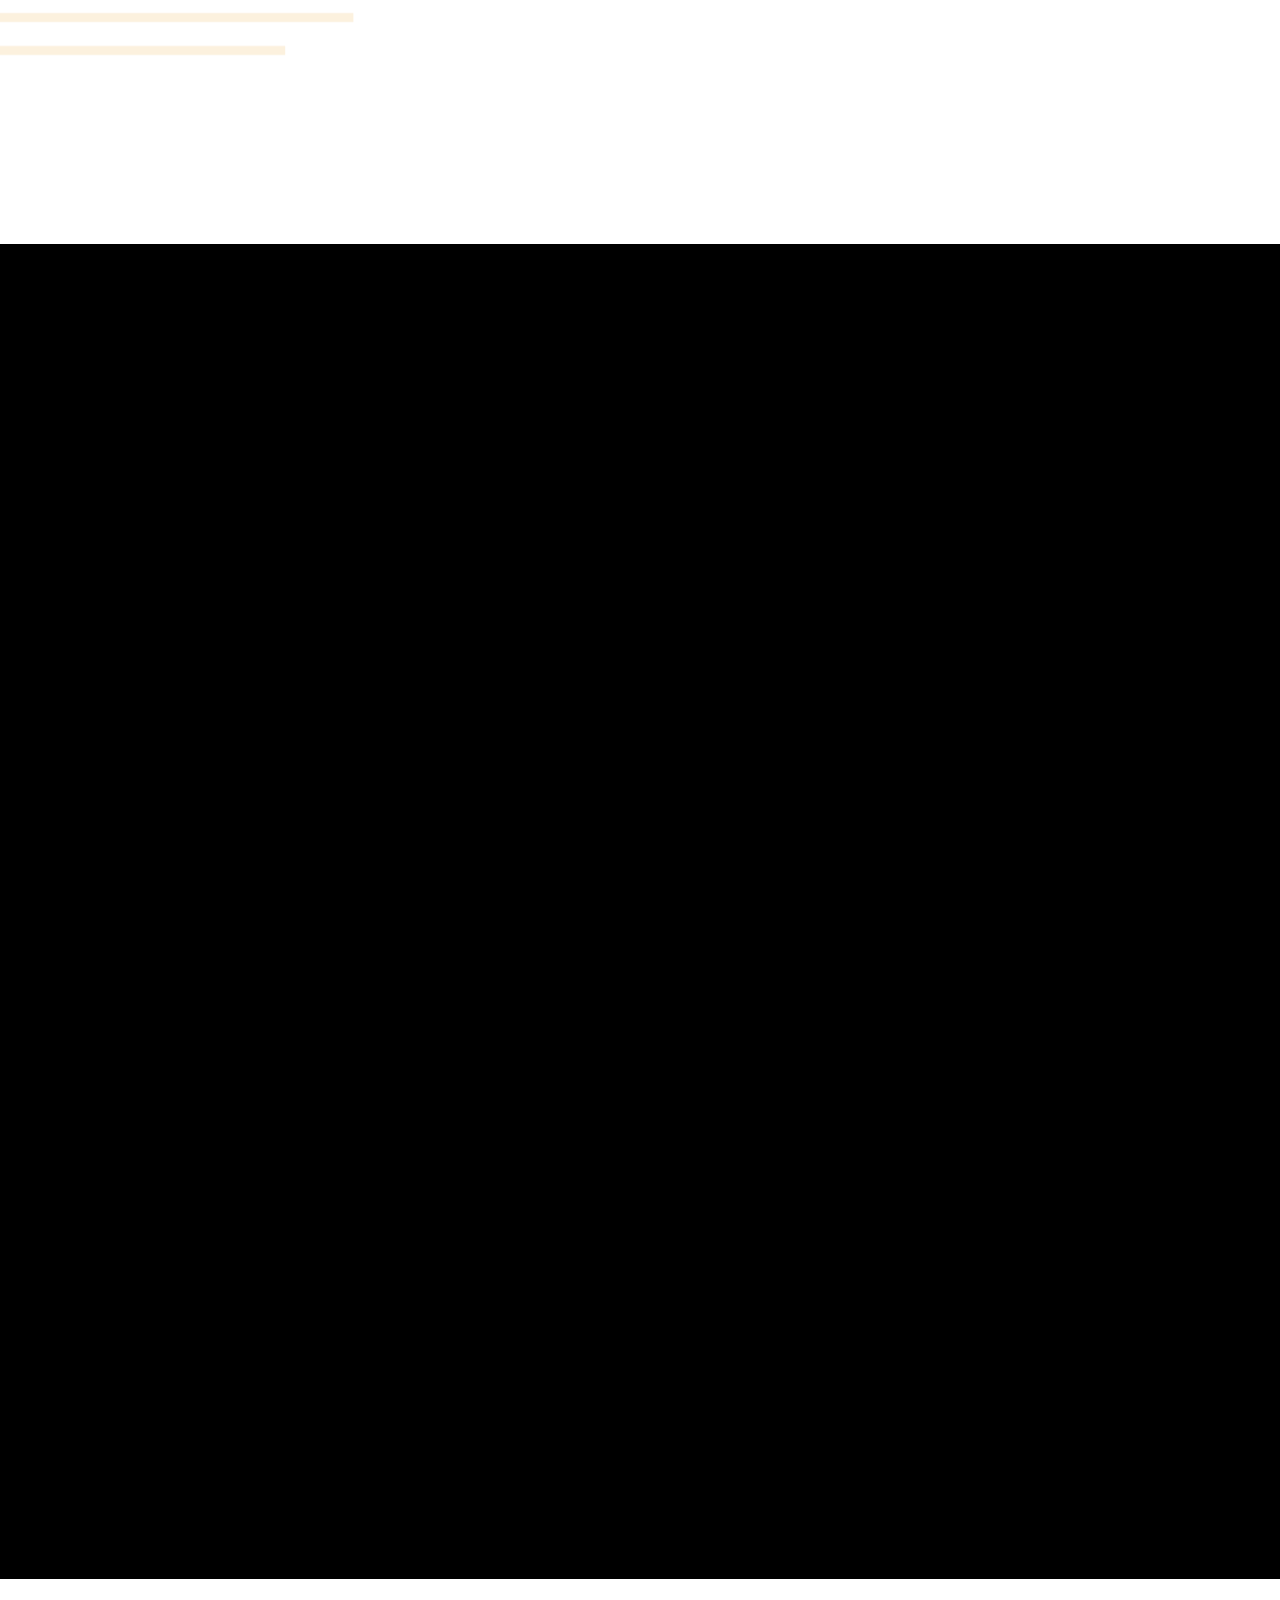
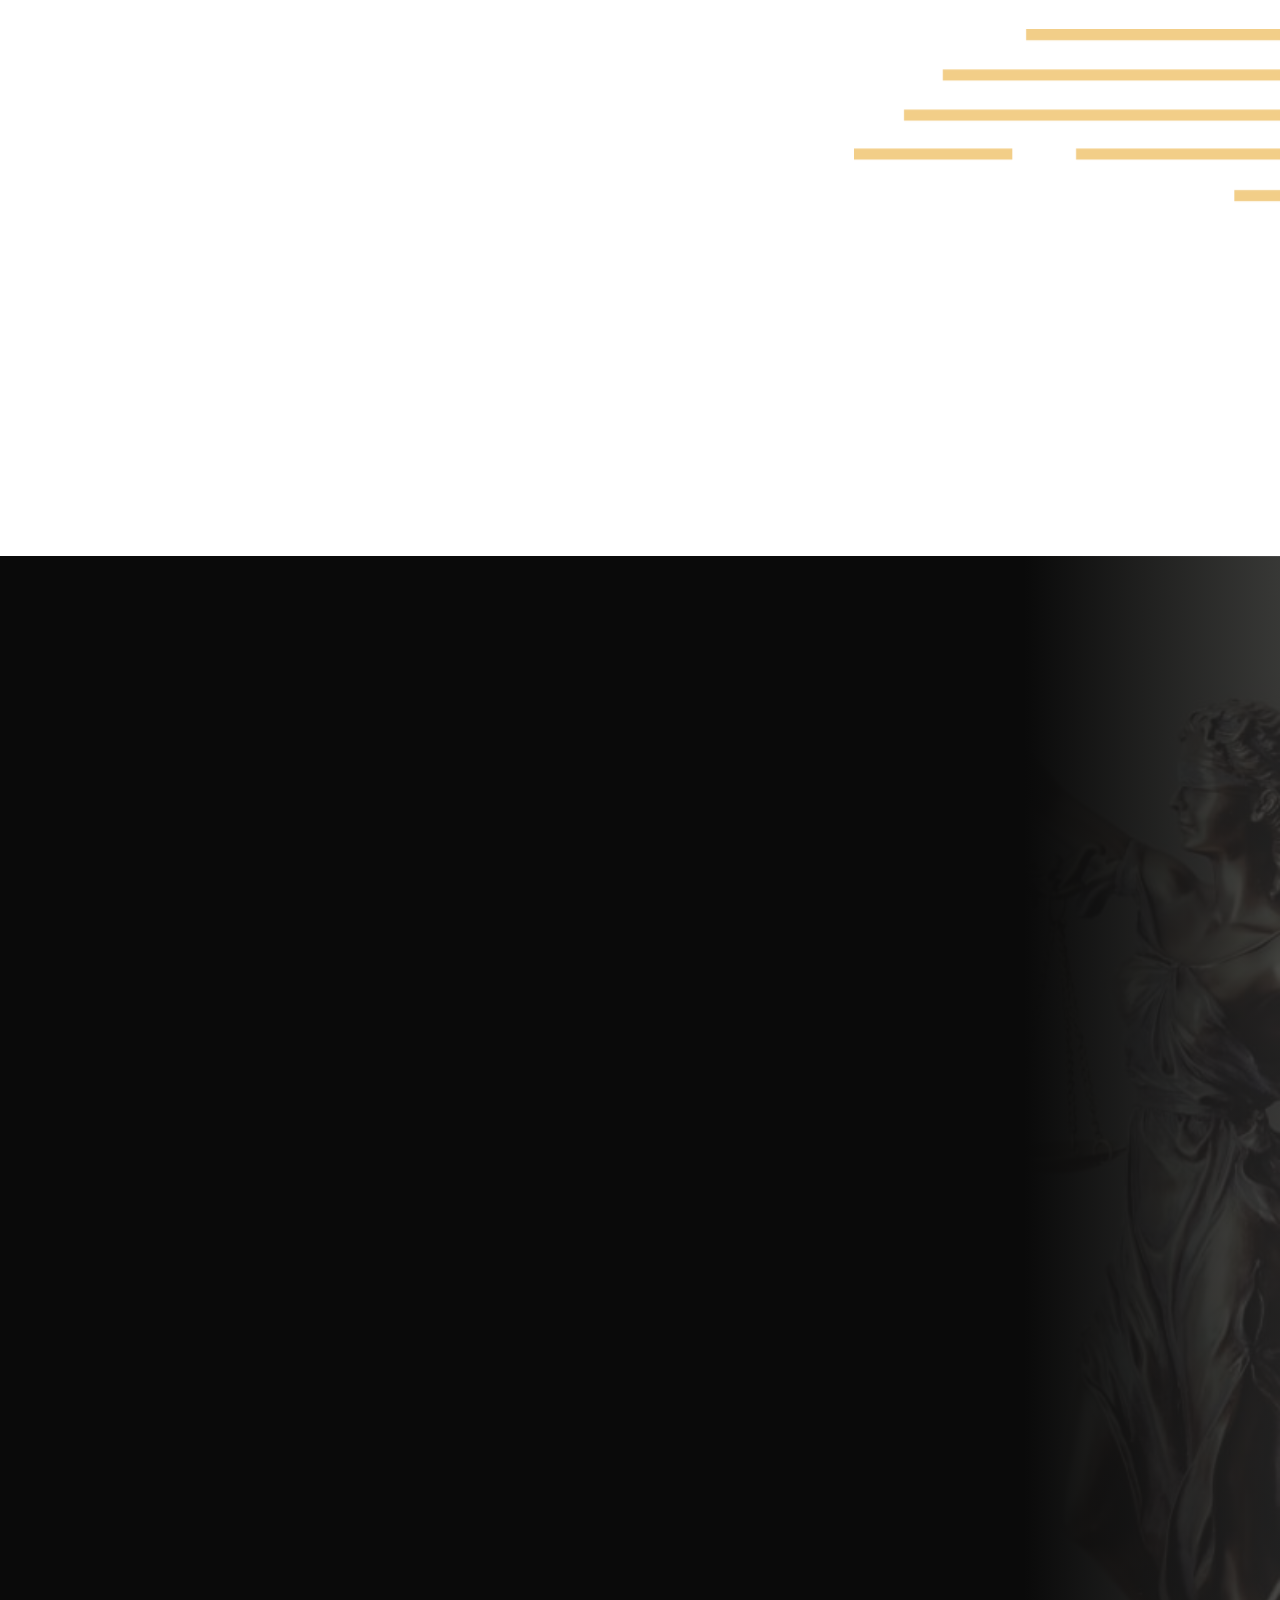
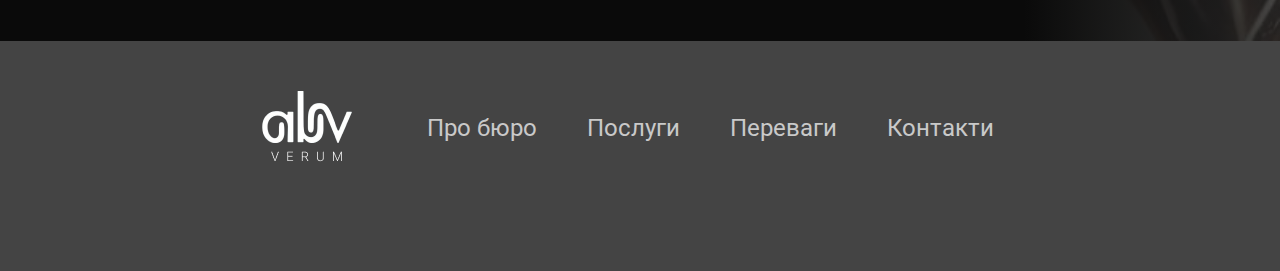
<file: index-ua.html>
<!DOCTYPE html>
<html lang="en">
<head>
    <meta charset="UTF-8">
    <meta http-equiv="X-UA-Compatible" content="IE=edge">
    <meta name="viewport" content="width=device-width, initial-scale=1.0">
    <title>Main</title>

    <!-- <script src="./js/main.js"></script> -->
    <link rel="stylesheet" href="./css/main.css">
    
    <!-- Fonts -->
    <link rel="preconnect" href="https://fonts.gstatic.com">
    <link href="https://fonts.googleapis.com/css2?family=Roboto:ital,wght@0,400;0,500;0,700;1,300&display=swap" rel="stylesheet">
    
    <!-- aos animation -->
    <link href="https://unpkg.com/aos@2.3.1/dist/aos.css" rel="stylesheet">
<link rel="icon" href="images/favicon.png" type="image/x-icon">
</head>
<style>
html {
  scroll-behavior: smooth; /* свойство scroll-behavior не наследуется, применяется к прокручиваемым блокам */ 
}
</style>
<body>
    <main id="main-page">
        <div class="wrapper">
            <header class="header">
                <nav class="nav">
                    <div class="container">
                        <div class="header__body">
                            <div class="logo">
                                <a href="#" class="">
                                    <img src="./images/logo.png" alt="" style="width: 100%; height: 100%; object-fit: contain;">                
                                </a>
                            </div>
                            <div class="header__burger">
                                <span>
                                    <div class="header-__burger__btn-menu">
                                        <svg width="35" height="20" viewBox="0 0 35 20" fill="none" xmlns="http://www.w3.org/2000/svg">
                                            <line x1="1" y1="1" x2="34" y2="1" stroke="white" stroke-width="2" stroke-linecap="round" stroke-linejoin="bevel"/>
                                            <line x1="1" y1="10" x2="34" y2="10" stroke="white" stroke-width="2" stroke-linecap="round" stroke-linejoin="bevel"/>
                                            <line x1="1" y1="19" x2="34" y2="19" stroke="white" stroke-width="2" stroke-linecap="round" stroke-linejoin="bevel"/>
                                        </svg>   
                                    </div>
                                </span>
                                <div class="header__burger__btn-close">
                                    <svg width="30" height="30" viewBox="0 0 30 30" fill="none" xmlns="http://www.w3.org/2000/svg">
                                        <circle cx="15" cy="15" r="14.5" stroke="white"/>
                                        <g clip-path="url(#clip0)">
                                        <path d="M14.4475 15.0007L10.1144 10.6676C9.96185 10.515 9.96185 10.2677 10.1144 10.1152C10.267 9.96261 10.5143 9.96259 10.6668 10.1152L15 14.4483L19.3331 10.1152C19.4857 9.96259 19.733 9.96259 19.8856 10.1152C20.0381 10.2677 20.0381 10.5151 19.8856 10.6676L15.5524 15.0007L19.8856 19.3339C20.0381 19.4864 20.0381 19.7338 19.8856 19.8863C19.8093 19.9626 19.7093 20.0007 19.6094 20.0007C19.5094 20.0007 19.4094 19.9626 19.3331 19.8863L15 15.5532L10.6669 19.8863C10.5906 19.9626 10.4906 20.0007 10.3906 20.0007C10.2907 20.0007 10.1907 19.9626 10.1144 19.8863C9.96185 19.7338 9.96185 19.4864 10.1144 19.3339L14.4475 15.0007Z" fill="white"/>
                                        </g>
                                        <defs>
                                        <clipPath id="clip0">
                                        <rect width="10" height="10" fill="white" transform="matrix(-1 0 0 1 20 10)"/>
                                        </clipPath>
                                        </defs>
                                    </svg>
                                </div>
                            </div>
                            <nav class="header__menu">
                                <ul class="header__list">
                                    <li>
                                        <a href="#about" class="header__link">Про бюро</a>
                                    </li>
                                    <li>
                                        <a href="#offers" class="header__link">Послуги</a>
                                    </li>
                                    <li>
                                        <a href="#vantage" class="header__link">Переваги</a>
                                    </li>
                                    <li>
                                        <a href="#contact" class="header__link">Контакти</a>
                                    </li>
                                    <li class="lang">
                                        <a href="index.html" class="lang-item">
                                            <svg width="20" height="20" viewBox="0 0 20 20" fill="none" xmlns="http://www.w3.org/2000/svg">
                                                <path d="M10.0003 20C15.5229 20 19.9999 15.523 19.9999 10.0004C19.9999 4.47779 15.5229 0.000823975 10.0003 0.000823975C4.47769 0.000823975 0.000732422 4.47779 0.000732422 10.0004C0.000732422 15.523 4.47769 20 10.0003 20Z" fill="white"/>
                                                <path d="M19.4284 6.66583H13.2671C13.5347 8.802 13.5363 11.1557 13.2723 13.2946H19.4416C19.8017 12.2627 19.9997 11.1546 19.9997 10.0001C19.9999 8.83041 19.7973 7.70873 19.4284 6.66583Z" fill="#2B479D"/>
                                                <path d="M13.2672 6.66581H19.4284C19.4275 6.66265 19.4265 6.65999 19.4252 6.65712C18.1455 3.04848 14.8534 0.393478 10.8979 0.0410461C12.4288 0.880094 12.8759 3.53843 13.2672 6.66581Z" fill="#EFECEC"/>
                                                <path d="M10.8982 19.9585C14.8607 19.6054 18.1574 16.9412 19.4322 13.3229C19.4356 13.3133 19.4384 13.3038 19.4419 13.2945H13.2725C12.8842 16.4388 12.4351 19.1159 10.8982 19.9585Z" fill="#E63026"/>
                                                <path d="M0 10C0 11.1547 0.19832 12.2626 0.558141 13.2945H13.787C14.0513 11.1555 14.0494 8.8019 13.7821 6.66574H0.571441C0.202584 7.70868 0 8.83036 0 10Z" fill="#3757A6"/>
                                                <path d="M0.5747 6.65717C0.573771 6.66 0.5728 6.6627 0.571533 6.66587H13.7823C13.3907 3.53844 12.4288 0.880149 10.8982 0.0411014C10.6021 0.0148812 10.3027 6.10356e-05 9.99992 6.10356e-05C5.64977 1.8813e-05 1.95044 2.77831 0.5747 6.65717Z" fill="#EFEFEF"/>
                                                <path d="M13.787 13.2945H0.558105C0.561441 13.3038 0.564566 13.3133 0.567732 13.3229C1.93798 17.2117 5.64264 19.9998 9.99975 19.9998C10.3026 19.9998 10.602 19.985 10.898 19.9584C12.4351 19.1159 13.3987 16.4389 13.787 13.2945Z" fill="#E73B36"/>
                                            </svg>     
                                            RU
                                        </a>
                                        <a href="index-ua.html" class="lang-item active">
                                            <svg width="20" height="20" viewBox="0 0 20 20" fill="none" xmlns="http://www.w3.org/2000/svg">
                                                <path d="M10 20C15.5228 20 20 15.5228 20 10C20 4.47715 15.5228 0 10 0C4.47715 0 0 4.47715 0 10C0 15.5228 4.47715 20 10 20Z" fill="#FFDA44"/>
                                                <path d="M0 10C0 4.47719 4.47719 0 10 0C15.5228 0 20 4.47719 20 10" fill="#338AF3"/>
                                            </svg>
                                            UA
                                        </a>
                                    </li>                                     
                                </ul>
                                <a href="index.html" class="header__link back">Назад</a>
                            </nav>
                            <div class="contact">
                                <div class="social-link">
                                    <a href="https://www.instagram.com/" class="link-item">
                                        <svg width="22" height="23" viewBox="0 0 22 23" fill="none" xmlns="http://www.w3.org/2000/svg">
                                            <path d="M11.0625 5.90012C7.9375 5.90012 5.44727 8.43918 5.44727 11.5154C5.44727 14.6404 7.9375 17.1306 11.0625 17.1306C14.1387 17.1306 16.6777 14.6404 16.6777 11.5154C16.6777 8.43918 14.1387 5.90012 11.0625 5.90012ZM11.0625 15.1775C9.06055 15.1775 7.40039 13.5661 7.40039 11.5154C7.40039 9.5134 9.01172 7.90207 11.0625 7.90207C13.0645 7.90207 14.6758 9.5134 14.6758 11.5154C14.6758 13.5661 13.0645 15.1775 11.0625 15.1775ZM18.1914 5.7048C18.1914 4.97238 17.6055 4.38644 16.873 4.38644C16.1406 4.38644 15.5547 4.97238 15.5547 5.7048C15.5547 6.43723 16.1406 7.02316 16.873 7.02316C17.6055 7.02316 18.1914 6.43723 18.1914 5.7048ZM21.9023 7.02316C21.8047 5.26535 21.4141 3.70285 20.1445 2.43332C18.875 1.16379 17.3125 0.773163 15.5547 0.675507C13.748 0.57785 8.32812 0.57785 6.52148 0.675507C4.76367 0.773163 3.25 1.16379 1.93164 2.43332C0.662109 3.70285 0.271484 5.26535 0.173828 7.02316C0.0761719 8.8298 0.0761719 14.2497 0.173828 16.0564C0.271484 17.8142 0.662109 19.3279 1.93164 20.6462C3.25 21.9157 4.76367 22.3064 6.52148 22.404C8.32812 22.5017 13.748 22.5017 15.5547 22.404C17.3125 22.3064 18.875 21.9157 20.1445 20.6462C21.4141 19.3279 21.8047 17.8142 21.9023 16.0564C22 14.2497 22 8.8298 21.9023 7.02316ZM19.5586 17.9607C19.2168 18.9372 18.4355 19.6696 17.5078 20.0603C16.043 20.6462 12.625 20.4997 11.0625 20.4997C9.45117 20.4997 6.0332 20.6462 4.61719 20.0603C3.64062 19.6696 2.9082 18.9372 2.51758 17.9607C1.93164 16.5446 2.07812 13.1267 2.07812 11.5154C2.07812 9.95285 1.93164 6.53488 2.51758 5.07004C2.9082 4.1423 3.64062 3.40988 4.61719 3.01926C6.0332 2.43332 9.45117 2.5798 11.0625 2.5798C12.625 2.5798 16.043 2.43332 17.5078 3.01926C18.4355 3.36105 19.168 4.1423 19.5586 5.07004C20.1445 6.53488 19.998 9.95285 19.998 11.5154C19.998 13.1267 20.1445 16.5446 19.5586 17.9607Z" fill="white"/>
                                        </svg>
                                    </a>
                                    <a href="https://www.facebook.com/" class="link-item">
                                        <svg width="14" height="26" viewBox="0 0 14 26" fill="none" xmlns="http://www.w3.org/2000/svg">
                                            <path d="M12.998 14.0779L13.6816 9.58566H9.33594V6.65598C9.33594 5.38644 9.92188 4.21457 11.875 4.21457H13.877V0.357147C13.877 0.357147 12.0703 0.0153503 10.3613 0.0153503C6.79688 0.0153503 4.45312 2.21262 4.45312 6.11887V9.58566H0.449219V14.0779H4.45312V25.0154H9.33594V14.0779H12.998Z" fill="white"/>
                                        </svg>    
                                    </a>
                                    <a href="https://telegram.org/" class="link-item">
                                        <svg width="22" height="19" viewBox="0 0 22 19" fill="none" xmlns="http://www.w3.org/2000/svg">
                                            <path d="M21.9023 1.84933C22.1953 0.482147 21.4141 -0.0549622 20.5352 0.286835L1.10156 7.75754C-0.216797 8.29465 -0.167969 9.02707 0.90625 9.36887L5.83789 10.8825L17.3613 3.65598C17.8984 3.26535 18.4355 3.50949 17.9961 3.85129L8.66992 12.2497L8.32812 17.3767C8.86523 17.3767 9.06055 17.1814 9.35352 16.8884L11.7461 14.5446L16.7754 18.2556C17.7031 18.7927 18.3867 18.4997 18.6309 17.4255L21.9023 1.84933Z" fill="white"/>
                                        </svg>
                                    </a>
                                </div>
                            </div>
                        </div>
                    </div>
                </nav>
            </header>
            
            <section id="main">
                <div class="container"  style="background-image: url('./images/main-bg.jpg');">
                    <div class="title-bg">Verum</div>
                    <div class="bg-object"></div>
                    <div class="content">
                        <p class="subtitle top">Адвокатське бюро.</p>
                        <h1 class="title-main">Допоможемо захистити Ваші інтереси.</h1>
                        <p class="subtitle">Записатися на консультацію</p>
                        <div class="button">
                            <a href="tel:+0 (000) 0 00 0" class="btn">
                                Подзвонити
                            </a>
                        </div>
                    </div>
                </div>
            </section>

            <section id="about">
                <div class="bg-rect-left">
                    <img src="./images/bg-rect-left.png" alt="" style="width: 100%; height: 100%; object-fit: contain;">
                </div>
                <div class="container">
                    <div class="content">
                        <div class="content--right">
                            <div class="content-title dark">
                                <p class="title ua" 
     data-aos="fade-right"
     data-aos-offset="300"
     data-aos-easing="ease-in-sine">Про бюро</p>
                            </div>
                            <div 
     data-aos="fade-right"
     data-aos-offset="300"
     data-aos-easing="ease-in-sine"
     data-aos-duration="800"> 
                            <p class="text">Життя сповнене несподіванок, і послуги адвоката можуть знадобитися в будь-який момент, як фізичній особі так і юридичній! Наш досвід роботи дозволяє вирішувати будь-яке складне питання правового характеру. </p>
                            <p class="text-title">Чому краще працювати з нами?</p>
                            <p class="text-point">- Креативний підхід до вирішення справи;</p>
                            <p class="text-point">- Високі стандарти якості юридичних послуг;</p>
                            <p class="text-point">- Орієнтованість на досягнення результату;</p>
                            <p class="text-point">- Готовність твердо відстоювати інтереси клієнта;</p>
                            <p class="text-point">- Дотримання адвокатської етики та суворе збереження адвокатської таємниці;</p>
                            <p class="text-point">- Завжди робимо більше можливого.</p>
                        </div>
                        </div>
                        <div class="content--left">
                            <div class="image"
     data-aos="fade-left"
     data-aos-offset="200"
     data-aos-easing="ease-in-sine"
     data-aos-duration="800">
                                <img src="./images/about-img.png" alt="" style="width: 100%; height: 100%; object-fit: contain;">
                            </div>
                        </div>
                    </div>
                </div>
            </section>

            <section id="offers">
                <div class="container">
                    <div class="content">
                        <div class="content-title light">
                            <p class="title ua"
     data-aos="fade-right"
     data-aos-offset="200"
     data-aos-easing="ease-in-sine">Юридичні послуги</p>
                        </div>
                        <div class="offer">
                            <div class="card" data-aos="fade-up"
     data-aos-anchor-placement="top-bottom"
     data-aos-duration="800">
                                <div class="card__img">   
                                    <img src="./images/1.png" alt="" style="width: 100%; height: 100%; object-fit: contain;">
                                </div>
                                <p class="card__title">СІМЕЙНЕ ТА СПАДКОВЕ ПРАВО</p>
                                <a class="btn" href="page1-ua.html">Детальніше</a>
                            </div>
                            <div class="card" data-aos="fade-up"
     data-aos-anchor-placement="top-bottom"
     data-aos-duration="800">
                                <div class="card__img">
                                    <img src="./images/2.png" alt="" style="width: 100%; height: 100%; object-fit: contain;">
                                </div>
                                <p class="card__title">НЕРУХОМІСТЬ ТА БУДІВНИЦТВО</p>
                                <a class="btn" href="page2-ua.html">Детальніше</a>
                            </div>
                            <div class="card" data-aos="fade-up"
     data-aos-anchor-placement="top-bottom"
     data-aos-duration="800">
                                <div class="card__img">
                                    <img src="./images/3.png" alt="" style="width: 100%; height: 100%; object-fit: contain;">
                                </div>
                                <p class="card__title">КРЕДИТНІ СПОРИ</p>
                                <a class="btn" href="page3-ua.html">Детальніше</a>
                            </div>
                            <div class="card" data-aos="fade-up"
     data-aos-anchor-placement="top-bottom"
     data-aos-duration="800">
                                <div class="card__img">
                                    <img src="./images/4.png" alt="" style="width: 100%; height: 100%; object-fit: contain;">
                                </div>
                                <p class="card__title">АВТОАДВОКАТ</p>
                                <a class="btn" href="page4-ua.html">Детальніше</a>
                            </div>
                            <div class="card" data-aos="fade-up"
     data-aos-anchor-placement="top-bottom"
     data-aos-duration="800">
                                <div class="card__img">
                                    <img src="./images/5.png" alt="" style="width: 100%; height: 100%; object-fit: contain;">
                                </div>
                                <p class="card__title">ТРУДОВІ ВІДНОСИНИ</p>
                                <a class="btn" href="page5-ua.html">Детальніше</a>
                            </div>
                            <div class="card" data-aos="fade-up"
     data-aos-anchor-placement="top-bottom"
     data-aos-duration="800">
                                <div class="card__img">
                                    <img src="./images/6.png" alt="" style="width: 100%; height: 100%; object-fit: contain;">
                                </div>
                                <p class="card__title">АДМІНІСТРАТИВНІ СПОРИ</p>
                                <a class="btn" href="page6-ua.html">Детальніше</a>
                            </div>
                            <div class="card" data-aos="fade-up"
     data-aos-anchor-placement="top-bottom"
     data-aos-duration="800">
                                <div class="card__img">
                                    <img src="./images/7.png" alt="" style="width: 100%; height: 100%; object-fit: contain;">
                                </div>
                                <p class="card__title">ГОСПОДАРСЬКІ СПОРИ</p>
                                <a class="btn" href="page7-ua.html">Детальніше</a>
                            </div>
                            <div class="card" data-aos="fade-up"
     data-aos-anchor-placement="top-bottom"
     data-aos-duration="800">
                                <div class="card__img">
                                    <img src="./images/8.png" alt="" style="width: 100%; height: 100%; object-fit: contain;">
                                </div>
                                <p class="card__title">ВИКОНАННЯ СУДОВИХ РІШЕНЬ</p>
                                <a class="btn" href="page8-ua.html">Детальніше</a>
                            </div>
                        </div>
                    </div>
                </div>
            </section>

            <section id="vantage">
                <div class="bg-rect-right">
                    <img src="./images/bg-rect.png" alt="" style="width: 100%; height: 100%; object-fit: contain;">
                </div>
                <div class="container">
                    <div class="content">
                        <div class="content-title dark">
                            <p class="title ua"data-aos="fade-left"
     data-aos-offset="200"
     data-aos-easing="ease-in-sine">Переваги</p>
                        </div>
                        <div class="cards">
                            <div class="card">
                                <div class="card__img"data-aos="fade-up"
     data-aos-anchor-placement="top-bottom"
     data-aos-duration="600">
                                    <img src="./images/Group 5.png" alt="" style="width: 100%; height: 100%; object-fit: contain;">
                                </div>
                                <p class="card__title"data-aos="fade-up"
     data-aos-anchor-placement="top-bottom"
     data-aos-duration="800">Повернення коштів </p>
                                <p class="card__subtitle"data-aos="fade-up"
     data-aos-anchor-placement="top-bottom"
     data-aos-duration="800">Повернення клієнту витрат, які він
                                    поніс на оплату послуг адвоката, 
                                   за рахунок його опонента.</p>
                            </div>
                            <div class="card">
                                <div class="card__img"data-aos="fade-up"
     data-aos-anchor-placement="top-bottom"
     data-aos-duration="600">
                                    <img src="./images/п2.png" alt="" style="width: 100%; height: 100%; object-fit: contain;">
                                </div>
                                <p class="card__title"data-aos="fade-up"
     data-aos-anchor-placement="top-bottom"
     data-aos-duration="800">Комунікативність</p>
                                <p class="card__subtitle"data-aos="fade-up"
     data-aos-anchor-placement="top-bottom"
     data-aos-duration="800">Індивідуальний підхід до кожного клієнта.</p>
                            </div>
                            <div class="card">
                                <div class="card__img"data-aos="fade-up"
     data-aos-anchor-placement="top-bottom"
     data-aos-duration="600">
                                    <img src="./images/п3.png" alt="" style="width: 100%; height: 100%; object-fit: contain;">
                                </div>
                                <p class="card__title"data-aos="fade-up"
     data-aos-anchor-placement="top-bottom"
     data-aos-duration="800">Командний підхід</p>
                                <p class="card__subtitle"data-aos="fade-up"
     data-aos-anchor-placement="top-bottom"
     data-aos-duration="800">В кожній сфері працюють виключно
                                    вузькопрофільні спеціалісти під 
                                    контролем керуючого адвоката.</p>
                            </div>
                            <div class="card">
                                <div class="card__img"data-aos="fade-up"
     data-aos-anchor-placement="top-bottom"
     data-aos-duration="600">
                                    <img src="./images/п4.png" alt="" style="width: 100%; height: 100%; object-fit: contain;">
                                </div>
                                <p class="card__title"data-aos="fade-up"
     data-aos-anchor-placement="top-bottom"
     data-aos-duration="800">Професійність</p>
                                <p class="card__subtitle"data-aos="fade-up"
     data-aos-anchor-placement="top-bottom"
     data-aos-duration="800">Ми виграли 93% справ, з якими працювали.</p>
                            </div>
                        </div>
                    </div>
                </div>
            </section>

            <section id="contact">
                <div class="container">
                    <div class="image-bg">
                        <img src="./images/img-contact.jpg" alt="" style="width: 100%; height: 100%; object-fit: cover;">
                    </div>
                    <div class="content">
                        <div class="content--left">
                            <div class="content-title light">
                                <p class="title"data-aos="fade-left"
     data-aos-offset="200"
     data-aos-easing="ease-in-sine">Контакти</p>
                            </div>
                            <div class="map"data-aos="fade-up"
     data-aos-anchor-placement="top-bottom"
     data-aos-duration="800">
                                <div id="wrapper-9cd199b9cc5410cd3b1ad21cab2e54d3">
                                    <div id="map-9cd199b9cc5410cd3b1ad21cab2e54d3"></div>
                                    <script>(function () {
                                    var setting = {"height":356,"width":611,"zoom":17,"queryString":"проспект Ушакова, 57, Херсон, Херсонская область, Украина","place_id":"ChIJz5j65LoaxEARmPnCx1_6aPU","satellite":false,"centerCoord":[46.64319676681834,32.612192949999994],"cid":"0xf568fa5fc7c2f998","lang":"ru","cityUrl":"/ukraine/kherson-35898","cityAnchorText":"Карта [CITY1], Херсон, Украина","id":"map-9cd199b9cc5410cd3b1ad21cab2e54d3","embed_id":"425180"};
                                    var d = document;
                                    var s = d.createElement('script');
                                    s.src = 'https://1map.com/js/script-for-user.js?embed_id=425180';
                                    s.async = true;
                                    s.onload = function (e) {
                                      window.OneMap.initMap(setting)
                                    };
                                    var to = d.getElementsByTagName('script')[0];
                                    to.parentNode.insertBefore(s, to);
                                    })();
                                  </script>
                                </div>
                            </div>
                        </div>
                        <div class="content--right">
                            <div class="address" data-aos="fade-left"
     data-aos-offset="100"
     data-aos-easing="ease-in-sine">
                                <svg width="21" height="29" viewBox="0 0 21 29" fill="none" xmlns="http://www.w3.org/2000/svg">
                                    <path d="M9.40625 27.9531C8.53125 26.6771 7.52865 25.237 6.39844 23.6328C5.30469 22.0286 4.52083 20.8984 4.04688 20.2422C3.57292 19.5859 3.02604 18.7839 2.40625 17.8359C1.78646 16.8516 1.36719 16.1589 1.14844 15.7578C0.966146 15.3568 0.747396 14.8464 0.492188 14.2266C0.273438 13.6068 0.127604 13.0781 0.0546875 12.6406C0.0182292 12.1667 0 11.6198 0 11C0 8.08333 1.02083 5.60417 3.0625 3.5625C5.10417 1.52083 7.58333 0.5 10.5 0.5C13.4167 0.5 15.8958 1.52083 17.9375 3.5625C19.9792 5.60417 21 8.08333 21 11C21 11.6198 20.9635 12.1667 20.8906 12.6406C20.8542 13.0781 20.7083 13.6068 20.4531 14.2266C20.2344 14.8464 20.0156 15.3568 19.7969 15.7578C19.6146 16.1589 19.2135 16.8516 18.5938 17.8359C17.974 18.7839 17.4271 19.5859 16.9531 20.2422C16.4792 20.8984 15.6771 22.0286 14.5469 23.6328C13.4531 25.237 12.4688 26.6771 11.5938 27.9531C11.3385 28.3177 10.974 28.5 10.5 28.5C10.026 28.5 9.66146 28.3177 9.40625 27.9531ZM7.38281 14.1172C8.25781 14.9557 9.29688 15.375 10.5 15.375C11.7031 15.375 12.724 14.9557 13.5625 14.1172C14.4375 13.2422 14.875 12.2031 14.875 11C14.875 9.79688 14.4375 8.77604 13.5625 7.9375C12.724 7.0625 11.7031 6.625 10.5 6.625C9.29688 6.625 8.25781 7.0625 7.38281 7.9375C6.54427 8.77604 6.125 9.79688 6.125 11C6.125 12.2031 6.54427 13.2422 7.38281 14.1172Z" fill="white"/>
                                </svg>
                                <div class="text-block">
                                    <address class="text">м. Херсон</address>
                                    <address class="text">просп. Ушакова, 47</address>
                                </div>
                            </div>
                            <div class="tel" data-aos="fade-left"
     data-aos-offset="100"
     data-aos-easing="ease-in-sine">
                                <svg width="25" height="25" viewBox="0 0 25 25" fill="none" xmlns="http://www.w3.org/2000/svg">
                                    <path d="M23.1562 2.17188C23.75 2.29688 24.0469 2.65625 24.0469 3.25C24.0469 9.25 21.9219 14.375 17.6719 18.625C13.4219 22.875 8.29688 25 2.29688 25C1.70312 25 1.34375 24.7031 1.21875 24.1094L0.09375 19.2344C-0.0625 18.6406 0.15625 18.2188 0.75 17.9688L6 15.7188C6.5 15.5 6.9375 15.6094 7.3125 16.0469L9.60938 18.8594C11.4531 18.0156 13.0781 16.875 14.4844 15.4375C15.9219 14 17.0625 12.375 17.9062 10.5625L15.0938 8.21875C14.6562 7.875 14.5469 7.4375 14.7656 6.90625L17.0156 1.65625C17.2656 1.09375 17.6875 0.890625 18.2812 1.04688L23.1562 2.17188Z" fill="white"/>
                                </svg>
                                <a href="tel:+0 (000) 0 00 0" class="text">+380555555555</a>
                            </div>
                            <div class="email" data-aos="fade-left"
     data-aos-offset="100"
     data-aos-easing="ease-in-sine">
                                <svg width="25" height="25" viewBox="0 0 25 25" fill="none" xmlns="http://www.w3.org/2000/svg">
                                    <path d="M23.5312 5.95312C23.625 5.85938 23.7188 5.84375 23.8125 5.90625C23.9375 5.96875 24 6.0625 24 6.1875V15.75C24 16.375 23.7812 16.9062 23.3438 17.3438C22.9062 17.7812 22.375 18 21.75 18H2.25C1.625 18 1.09375 17.7812 0.65625 17.3438C0.21875 16.9062 0 16.375 0 15.75V6.1875C0 6.0625 0.046875 5.98438 0.140625 5.95312C0.265625 5.89062 0.375 5.89062 0.46875 5.95312C1.5 6.73438 3.90625 8.5 7.6875 11.25C7.75 11.3125 7.95312 11.4844 8.29688 11.7656C8.67188 12.0469 8.96875 12.2656 9.1875 12.4219C9.40625 12.5469 9.6875 12.7188 10.0312 12.9375C10.375 13.125 10.7031 13.2656 11.0156 13.3594C11.3594 13.4531 11.6875 13.5 12 13.5C12.2812 13.5 12.5625 13.4688 12.8438 13.4062C13.125 13.3125 13.3906 13.2188 13.6406 13.125C13.8906 13 14.1562 12.8438 14.4375 12.6562C14.7188 12.4688 14.9531 12.3125 15.1406 12.1875C15.3281 12.0312 15.5469 11.8594 15.7969 11.6719C16.0469 11.4844 16.2188 11.3438 16.3125 11.25C20 8.59375 22.4062 6.82812 23.5312 5.95312ZM12 12C11.75 12 11.4375 11.9219 11.0625 11.7656C10.7188 11.5781 10.4375 11.4219 10.2188 11.2969C10 11.1406 9.67188 10.9062 9.23438 10.5938C8.82812 10.25 8.60938 10.0781 8.57812 10.0781C4.76562 7.29688 2.04688 5.28125 0.421875 4.03125C0.140625 3.8125 0 3.51562 0 3.14062V2.25C0 1.625 0.21875 1.09375 0.65625 0.65625C1.09375 0.21875 1.625 0 2.25 0H21.75C22.375 0 22.9062 0.21875 23.3438 0.65625C23.7812 1.09375 24 1.625 24 2.25V3.14062C24 3.51562 23.8594 3.8125 23.5781 4.03125C22.0469 5.21875 19.3281 7.23438 15.4219 10.0781C15.3906 10.0781 15.1562 10.25 14.7188 10.5938C14.3125 10.9062 14 11.1406 13.7812 11.2969C13.5625 11.4219 13.2656 11.5781 12.8906 11.7656C12.5469 11.9219 12.25 12 12 12Z" fill="white"/>
                                </svg>
                                <a href="mailto:gmail@gmail.com" class="text" >advokat@gmail.com</a>
                            </div>
                            <div class="links">
                                <a href="https://www.instagram.com/" class="inst" data-aos="fade-up"
     data-aos-anchor-placement="top-bottom"
     data-aos-duration="800">
                                    <svg width="25" height="25" viewBox="0 0 23 23" fill="none" xmlns="http://www.w3.org/2000/svg">
                                        <path d="M7.10742 7.66992C8.21419 6.56315 9.54883 6.00977 11.1113 6.00977C12.6738 6.00977 13.9922 6.56315 15.0664 7.66992C16.1732 8.74414 16.7266 10.0625 16.7266 11.625C16.7266 13.1875 16.1732 14.5221 15.0664 15.6289C13.9922 16.7031 12.6738 17.2402 11.1113 17.2402C9.54883 17.2402 8.21419 16.7031 7.10742 15.6289C6.0332 14.5221 5.49609 13.1875 5.49609 11.625C5.49609 10.0625 6.0332 8.74414 7.10742 7.66992ZM8.52344 14.2129C9.23958 14.929 10.1022 15.2871 11.1113 15.2871C12.1204 15.2871 12.9831 14.929 13.6992 14.2129C14.4154 13.4967 14.7734 12.6341 14.7734 11.625C14.7734 10.6159 14.4154 9.75326 13.6992 9.03711C12.9831 8.32096 12.1204 7.96289 11.1113 7.96289C10.1022 7.96289 9.23958 8.32096 8.52344 9.03711C7.80729 9.75326 7.44922 10.6159 7.44922 11.625C7.44922 12.6341 7.80729 13.4967 8.52344 14.2129ZM17.8496 4.88672C18.11 5.11458 18.2402 5.40755 18.2402 5.76562C18.2402 6.1237 18.11 6.43294 17.8496 6.69336C17.6217 6.95378 17.3288 7.08398 16.9707 7.08398C16.6126 7.08398 16.3034 6.95378 16.043 6.69336C15.7826 6.43294 15.6523 6.1237 15.6523 5.76562C15.6523 5.40755 15.7826 5.11458 16.043 4.88672C16.3034 4.6263 16.6126 4.49609 16.9707 4.49609C17.3288 4.49609 17.6217 4.6263 17.8496 4.88672ZM22 7.13281C22.0326 8.01172 22.0488 9.50911 22.0488 11.625C22.0488 13.7409 22.0326 15.2383 22 16.1172C21.9023 18.1029 21.3001 19.6491 20.1934 20.7559C19.1191 21.8301 17.5892 22.3997 15.6035 22.4648C14.7246 22.5299 13.2272 22.5625 11.1113 22.5625C8.99544 22.5625 7.49805 22.5299 6.61914 22.4648C4.63346 22.3672 3.10352 21.7812 2.0293 20.707C1.60612 20.3164 1.26432 19.8607 1.00391 19.3398C0.74349 18.819 0.548177 18.3145 0.417969 17.8262C0.320312 17.3379 0.271484 16.7682 0.271484 16.1172C0.20638 15.2383 0.173828 13.7409 0.173828 11.625C0.173828 9.50911 0.20638 7.99544 0.271484 7.08398C0.369141 5.13086 0.955078 3.61719 2.0293 2.54297C3.10352 1.4362 4.63346 0.833984 6.61914 0.736328C7.49805 0.703776 8.99544 0.6875 11.1113 0.6875C13.2272 0.6875 14.7246 0.703776 15.6035 0.736328C17.5892 0.833984 19.1191 1.4362 20.1934 2.54297C21.3001 3.61719 21.9023 5.14714 22 7.13281ZM19.6562 18.0703C19.7539 17.8099 19.8353 17.4844 19.9004 17.0938C19.9655 16.6706 20.0143 16.1823 20.0469 15.6289C20.0794 15.043 20.0957 14.571 20.0957 14.2129C20.0957 13.8548 20.0957 13.3503 20.0957 12.6992C20.0957 12.0482 20.0957 11.6901 20.0957 11.625C20.0957 11.5273 20.0957 11.1693 20.0957 10.5508C20.0957 9.89974 20.0957 9.39518 20.0957 9.03711C20.0957 8.67904 20.0794 8.22331 20.0469 7.66992C20.0143 7.08398 19.9655 6.5957 19.9004 6.20508C19.8353 5.7819 19.7539 5.4401 19.6562 5.17969C19.2656 4.17057 18.5658 3.4707 17.5566 3.08008C17.2962 2.98242 16.9544 2.90104 16.5312 2.83594C16.1406 2.77083 15.6523 2.72201 15.0664 2.68945C14.513 2.6569 14.0573 2.64062 13.6992 2.64062C13.3737 2.64062 12.8691 2.64062 12.1855 2.64062C11.5345 2.64062 11.1764 2.64062 11.1113 2.64062C11.0462 2.64062 10.6882 2.64062 10.0371 2.64062C9.38607 2.64062 8.88151 2.64062 8.52344 2.64062C8.16536 2.64062 7.69336 2.6569 7.10742 2.68945C6.55404 2.72201 6.06576 2.77083 5.64258 2.83594C5.25195 2.90104 4.92643 2.98242 4.66602 3.08008C3.6569 3.4707 2.95703 4.17057 2.56641 5.17969C2.46875 5.4401 2.38737 5.7819 2.32227 6.20508C2.25716 6.5957 2.20833 7.08398 2.17578 7.66992C2.14323 8.22331 2.12695 8.67904 2.12695 9.03711C2.12695 9.36263 2.12695 9.86719 2.12695 10.5508C2.12695 11.2018 2.12695 11.5599 2.12695 11.625C2.12695 11.7552 2.12695 12.0645 2.12695 12.5527C2.12695 13.0085 2.12695 13.3991 2.12695 13.7246C2.12695 14.0176 2.12695 14.4082 2.12695 14.8965C2.15951 15.3848 2.19206 15.8079 2.22461 16.166C2.25716 16.4915 2.30599 16.8333 2.37109 17.1914C2.4362 17.5495 2.5013 17.8424 2.56641 18.0703C2.98958 19.0794 3.68945 19.7793 4.66602 20.1699C4.92643 20.2676 5.25195 20.349 5.64258 20.4141C6.06576 20.4792 6.55404 20.528 7.10742 20.5605C7.69336 20.5931 8.14909 20.6094 8.47461 20.6094C8.83268 20.6094 9.33724 20.6094 9.98828 20.6094C10.6719 20.6094 11.0462 20.6094 11.1113 20.6094C11.209 20.6094 11.5671 20.6094 12.1855 20.6094C12.8366 20.6094 13.3411 20.6094 13.6992 20.6094C14.0573 20.6094 14.513 20.5931 15.0664 20.5605C15.6523 20.528 16.1406 20.4792 16.5312 20.4141C16.9544 20.349 17.2962 20.2676 17.5566 20.1699C18.5658 19.7467 19.2656 19.0469 19.6562 18.0703Z" fill="white"/>
                                    </svg>
                                </a>
                                <a href="https://www.facebook.com/" class="fcb" data-aos="fade-up"
     data-aos-anchor-placement="top-bottom"
     data-aos-duration="800">
                                    <svg width="14" height="26" viewBox="0 0 14 26" fill="none" xmlns="http://www.w3.org/2000/svg">
                                        <path d="M12.998 14.1875H9.33594V25.125H4.45312V14.1875H0.498047V9.64648H4.45312V6.22852C4.45312 4.92643 4.69727 3.81966 5.18555 2.9082C5.67383 1.99674 6.35742 1.31315 7.23633 0.857422C8.14779 0.369141 9.18945 0.125 10.3613 0.125C10.8822 0.125 11.4355 0.157552 12.0215 0.222656C12.6074 0.255208 13.0632 0.304036 13.3887 0.369141L13.877 0.417969V4.27539H11.9238C11.0124 4.27539 10.3451 4.51953 9.92188 5.00781C9.53125 5.46354 9.33594 6.0332 9.33594 6.7168V9.64648H13.6816L12.998 14.1875Z" fill="white"/>
                                    </svg>
                                </a>
                                <a href="https://telegram.org/" class="tlg" data-aos="fade-up"
     data-aos-anchor-placement="top-bottom"
     data-aos-duration="800">
                                    <svg width="23" height="19" viewBox="0 0 23 19" fill="none" xmlns="http://www.w3.org/2000/svg">
                                        <path d="M22 1.95898L18.6797 17.4863C18.4193 18.5931 17.8171 18.8861 16.873 18.3652L11.8438 14.6543L9.40234 16.998C9.07682 17.3236 8.73503 17.4863 8.37695 17.4863L8.76758 12.3594L18.0938 3.96094C18.3216 3.73307 18.3216 3.60286 18.0938 3.57031C17.8984 3.50521 17.6868 3.55404 17.459 3.7168L5.93555 10.9922L0.955078 9.42969C0.401693 9.26693 0.141276 9.02279 0.173828 8.69727C0.20638 8.37174 0.548177 8.09505 1.19922 7.86719L20.584 0.347656C21.0723 0.184896 21.4629 0.25 21.7559 0.542969C22.0488 0.803385 22.1302 1.27539 22 1.95898Z" fill="white"/>
                                    </svg>
                                </a>
                            </div>
                        </div>
                    </div>
                </div>
            </section>

            <footer>
                <div class="container">
                    <div class="footer__body">
                        <div class="logo">
                            <a href="index.html" class="">
                                <img src="./images/logo.png" alt="" style="width: 100%; height: 100%; object-fit: contain;">                
                            </a>
                        </div>
                        <nav class="header__menu">
                            <ul class="header__list">
                                <li>
                                    <a href="#about" class="header__link">Про бюро</a>
                                </li>
                                <li>
                                    <a href="#offers" class="header__link">Послуги</a>
                                </li>
                                <li>
                                    <a href="#vantage" class="header__link">Переваги</a>
                                </li>
                                <li>
                                    <a href="#contact" class="header__link">Контакти</a>
                                </li>                    
                            </ul>
                        </nav>
                    </div>
                </div>
            </footer>
        </div>

    </main>

    <script src="https://code.jquery.com/jquery-3.4.1.slim.min.js"></script>
    
    
    <script src="https://unpkg.com/aos@next/dist/aos.js"></script>
    
    <script>
    AOS.init();
    </script>
    
    
    <script src="./js/main.js"></script>
</body>
</html>
</file>
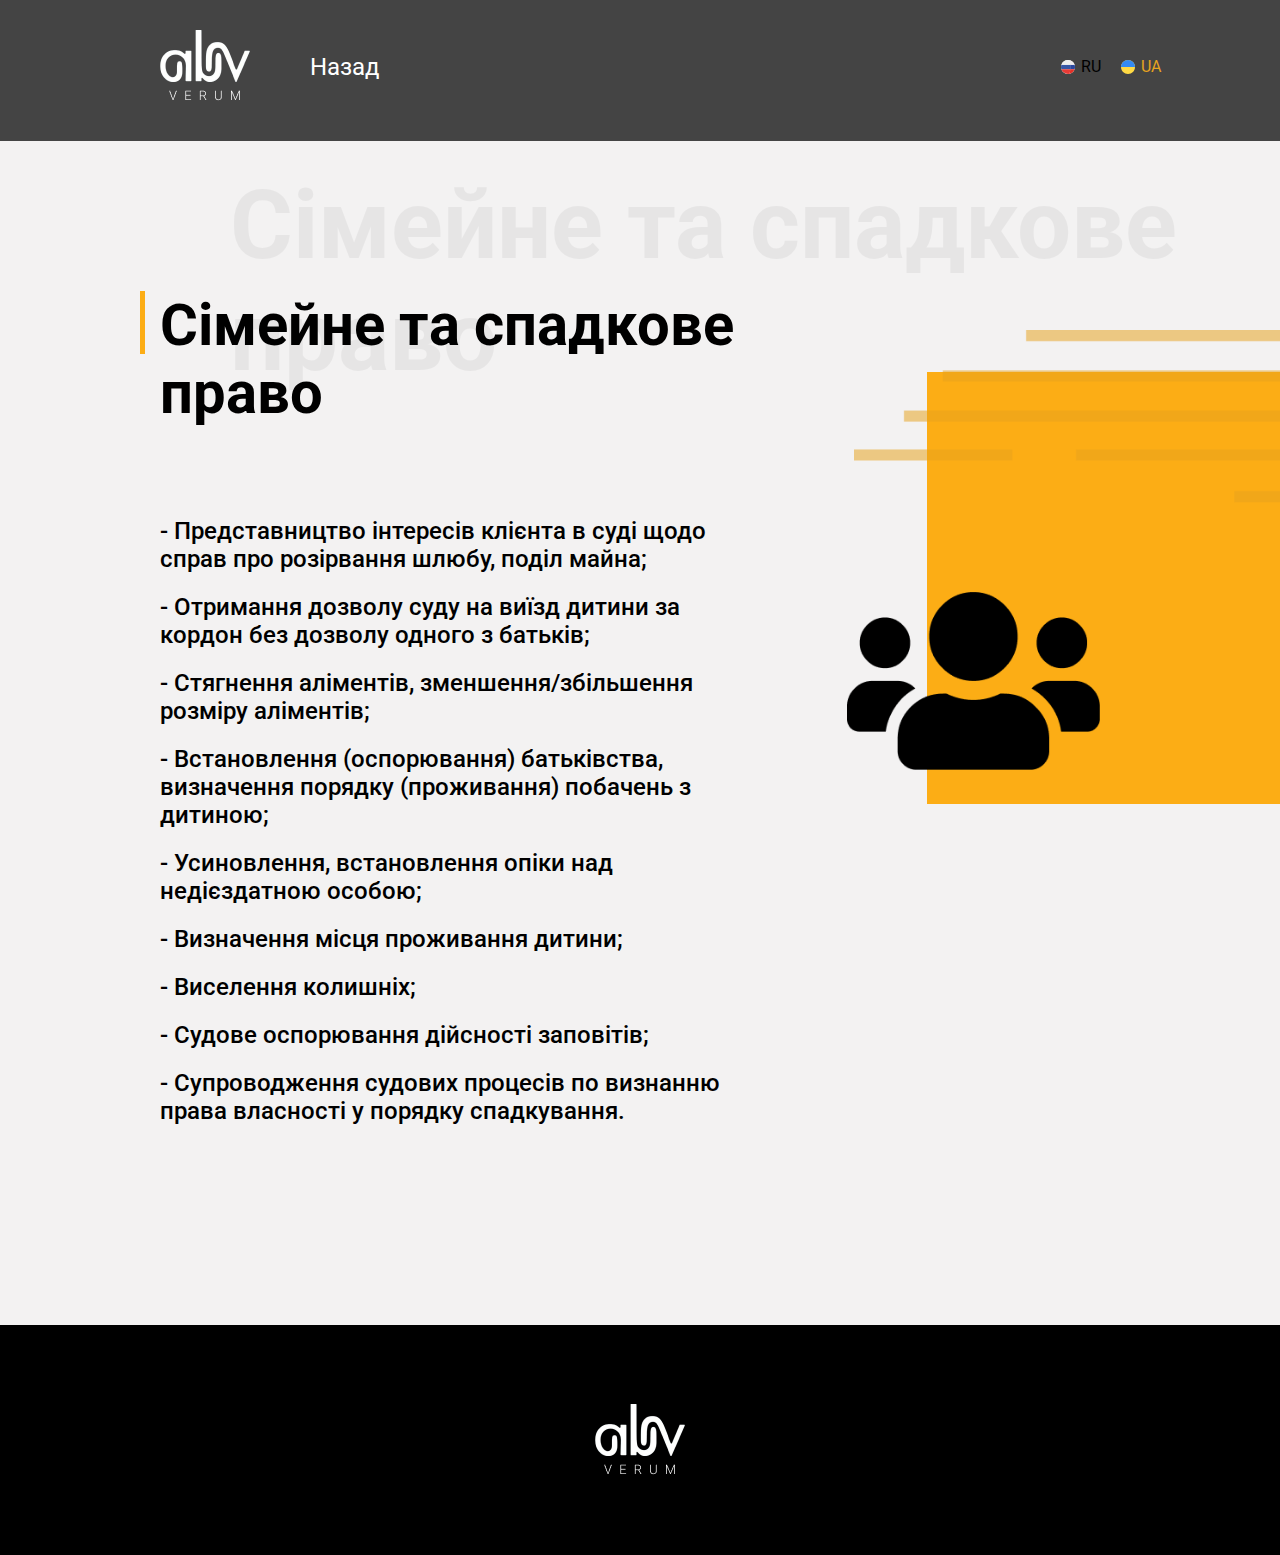
<file: page1-ua.html>
<!DOCTYPE html>
<html lang="en">
<head>
    <meta charset="UTF-8">
    <meta http-equiv="X-UA-Compatible" content="IE=edge">
    <meta name="viewport" content="width=device-width, initial-scale=1.0">
    <title>Document</title>

    <!-- <script src="./js/main.js"></script> -->
    <link rel="stylesheet" href="./css/main.css">
    
    <!-- Fonts -->
    <link rel="preconnect" href="https://fonts.gstatic.com">
    <link href="https://fonts.googleapis.com/css2?family=Roboto:ital,wght@0,400;0,500;0,700;1,300&display=swap" rel="stylesheet">
    
    <!-- aos animation -->
    <link href="https://unpkg.com/aos@2.3.1/dist/aos.css" rel="stylesheet">
    <link rel="icon" href="images/favicon.png" type="image/x-icon">
</head>
<body>
    <main class="pages">

        <header class="bg">
            <nav class="nav">
                <div class="container">
                    <div class="header__body">
                        <div class="logo">
                            <a href="#" class="">
                                <img src="./images/logo.png" alt="" style="width: 100%; height: 100%; object-fit: contain;">                
                            </a>
                        </div>
                        <div class="header__burger">
                            <span>
                                <div class="header-__burger__btn-menu">
                                    <svg width="35" height="20" viewBox="0 0 35 20" fill="none" xmlns="http://www.w3.org/2000/svg">
                                        <line x1="1" y1="1" x2="34" y2="1" stroke="white" stroke-width="2" stroke-linecap="round" stroke-linejoin="bevel"/>
                                        <line x1="1" y1="10" x2="34" y2="10" stroke="white" stroke-width="2" stroke-linecap="round" stroke-linejoin="bevel"/>
                                        <line x1="1" y1="19" x2="34" y2="19" stroke="white" stroke-width="2" stroke-linecap="round" stroke-linejoin="bevel"/>
                                    </svg>   
                                </div>
                            </span>
                            <div class="header__burger__btn-close">
                                <svg width="30" height="30" viewBox="0 0 30 30" fill="none" xmlns="http://www.w3.org/2000/svg">
                                    <circle cx="15" cy="15" r="14.5" stroke="white"/>
                                    <g clip-path="url(#clip0)">
                                    <path d="M14.4475 15.0007L10.1144 10.6676C9.96185 10.515 9.96185 10.2677 10.1144 10.1152C10.267 9.96261 10.5143 9.96259 10.6668 10.1152L15 14.4483L19.3331 10.1152C19.4857 9.96259 19.733 9.96259 19.8856 10.1152C20.0381 10.2677 20.0381 10.5151 19.8856 10.6676L15.5524 15.0007L19.8856 19.3339C20.0381 19.4864 20.0381 19.7338 19.8856 19.8863C19.8093 19.9626 19.7093 20.0007 19.6094 20.0007C19.5094 20.0007 19.4094 19.9626 19.3331 19.8863L15 15.5532L10.6669 19.8863C10.5906 19.9626 10.4906 20.0007 10.3906 20.0007C10.2907 20.0007 10.1907 19.9626 10.1144 19.8863C9.96185 19.7338 9.96185 19.4864 10.1144 19.3339L14.4475 15.0007Z" fill="white"/>
                                    </g>
                                    <defs>
                                    <clipPath id="clip0">
                                    <rect width="10" height="10" fill="white" transform="matrix(-1 0 0 1 20 10)"/>
                                    </clipPath>
                                    </defs>
                                </svg>
                            </div>
                        </div>
                        <nav class="header__menu">
                            <ul class="header__list">
                                <li>
                                    <a href="#about" class="header__link">Про бюро</a>
                                </li>
                                <li>
                                    <a href="#offers" class="header__link">Послуги</a>
                                </li>
                                <li>
                                    <a href="#vantage" class="header__link">Переваги</a>
                                </li>
                                <li>
                                    <a href="#contact" class="header__link">Контакти</a>
                                </li>                      
                            </ul>
                            <a href="index.html" class="header__link back">Назад</a>
                        </nav>
                        <a href="index.html" class="header__link back-mob">Назад</a>
                        <div class="contact">
                            <div class="social-link">
                                <a href="https://www.instagram.com/" class="link-item">
                                    <svg width="22" height="23" viewBox="0 0 22 23" fill="none" xmlns="http://www.w3.org/2000/svg">
                                        <path d="M11.0625 5.90012C7.9375 5.90012 5.44727 8.43918 5.44727 11.5154C5.44727 14.6404 7.9375 17.1306 11.0625 17.1306C14.1387 17.1306 16.6777 14.6404 16.6777 11.5154C16.6777 8.43918 14.1387 5.90012 11.0625 5.90012ZM11.0625 15.1775C9.06055 15.1775 7.40039 13.5661 7.40039 11.5154C7.40039 9.5134 9.01172 7.90207 11.0625 7.90207C13.0645 7.90207 14.6758 9.5134 14.6758 11.5154C14.6758 13.5661 13.0645 15.1775 11.0625 15.1775ZM18.1914 5.7048C18.1914 4.97238 17.6055 4.38644 16.873 4.38644C16.1406 4.38644 15.5547 4.97238 15.5547 5.7048C15.5547 6.43723 16.1406 7.02316 16.873 7.02316C17.6055 7.02316 18.1914 6.43723 18.1914 5.7048ZM21.9023 7.02316C21.8047 5.26535 21.4141 3.70285 20.1445 2.43332C18.875 1.16379 17.3125 0.773163 15.5547 0.675507C13.748 0.57785 8.32812 0.57785 6.52148 0.675507C4.76367 0.773163 3.25 1.16379 1.93164 2.43332C0.662109 3.70285 0.271484 5.26535 0.173828 7.02316C0.0761719 8.8298 0.0761719 14.2497 0.173828 16.0564C0.271484 17.8142 0.662109 19.3279 1.93164 20.6462C3.25 21.9157 4.76367 22.3064 6.52148 22.404C8.32812 22.5017 13.748 22.5017 15.5547 22.404C17.3125 22.3064 18.875 21.9157 20.1445 20.6462C21.4141 19.3279 21.8047 17.8142 21.9023 16.0564C22 14.2497 22 8.8298 21.9023 7.02316ZM19.5586 17.9607C19.2168 18.9372 18.4355 19.6696 17.5078 20.0603C16.043 20.6462 12.625 20.4997 11.0625 20.4997C9.45117 20.4997 6.0332 20.6462 4.61719 20.0603C3.64062 19.6696 2.9082 18.9372 2.51758 17.9607C1.93164 16.5446 2.07812 13.1267 2.07812 11.5154C2.07812 9.95285 1.93164 6.53488 2.51758 5.07004C2.9082 4.1423 3.64062 3.40988 4.61719 3.01926C6.0332 2.43332 9.45117 2.5798 11.0625 2.5798C12.625 2.5798 16.043 2.43332 17.5078 3.01926C18.4355 3.36105 19.168 4.1423 19.5586 5.07004C20.1445 6.53488 19.998 9.95285 19.998 11.5154C19.998 13.1267 20.1445 16.5446 19.5586 17.9607Z" fill="white"/>
                                    </svg>
                                </a>
                                <a href="https://www.facebook.com/" class="link-item">
                                    <svg width="14" height="26" viewBox="0 0 14 26" fill="none" xmlns="http://www.w3.org/2000/svg">
                                        <path d="M12.998 14.0779L13.6816 9.58566H9.33594V6.65598C9.33594 5.38644 9.92188 4.21457 11.875 4.21457H13.877V0.357147C13.877 0.357147 12.0703 0.0153503 10.3613 0.0153503C6.79688 0.0153503 4.45312 2.21262 4.45312 6.11887V9.58566H0.449219V14.0779H4.45312V25.0154H9.33594V14.0779H12.998Z" fill="white"/>
                                    </svg>    
                                </a>
                                <a href="https://telegram.org/" class="link-item">
                                    <svg width="22" height="19" viewBox="0 0 22 19" fill="none" xmlns="http://www.w3.org/2000/svg">
                                        <path d="M21.9023 1.84933C22.1953 0.482147 21.4141 -0.0549622 20.5352 0.286835L1.10156 7.75754C-0.216797 8.29465 -0.167969 9.02707 0.90625 9.36887L5.83789 10.8825L17.3613 3.65598C17.8984 3.26535 18.4355 3.50949 17.9961 3.85129L8.66992 12.2497L8.32812 17.3767C8.86523 17.3767 9.06055 17.1814 9.35352 16.8884L11.7461 14.5446L16.7754 18.2556C17.7031 18.7927 18.3867 18.4997 18.6309 17.4255L21.9023 1.84933Z" fill="white"/>
                                    </svg>
                                </a>
                            </div>
                        </div>
                        <div class="lang">
                            <a href="page1.html" class="lang-item">
                                <svg width="20" height="20" viewBox="0 0 20 20" fill="none" xmlns="http://www.w3.org/2000/svg">
                                    <path d="M10.0003 20C15.5229 20 19.9999 15.523 19.9999 10.0004C19.9999 4.47779 15.5229 0.000823975 10.0003 0.000823975C4.47769 0.000823975 0.000732422 4.47779 0.000732422 10.0004C0.000732422 15.523 4.47769 20 10.0003 20Z" fill="white"/>
                                    <path d="M19.4284 6.66583H13.2671C13.5347 8.802 13.5363 11.1557 13.2723 13.2946H19.4416C19.8017 12.2627 19.9997 11.1546 19.9997 10.0001C19.9999 8.83041 19.7973 7.70873 19.4284 6.66583Z" fill="#2B479D"/>
                                    <path d="M13.2672 6.66581H19.4284C19.4275 6.66265 19.4265 6.65999 19.4252 6.65712C18.1455 3.04848 14.8534 0.393478 10.8979 0.0410461C12.4288 0.880094 12.8759 3.53843 13.2672 6.66581Z" fill="#EFECEC"/>
                                    <path d="M10.8982 19.9585C14.8607 19.6054 18.1574 16.9412 19.4322 13.3229C19.4356 13.3133 19.4384 13.3038 19.4419 13.2945H13.2725C12.8842 16.4388 12.4351 19.1159 10.8982 19.9585Z" fill="#E63026"/>
                                    <path d="M0 10C0 11.1547 0.19832 12.2626 0.558141 13.2945H13.787C14.0513 11.1555 14.0494 8.8019 13.7821 6.66574H0.571441C0.202584 7.70868 0 8.83036 0 10Z" fill="#3757A6"/>
                                    <path d="M0.5747 6.65717C0.573771 6.66 0.5728 6.6627 0.571533 6.66587H13.7823C13.3907 3.53844 12.4288 0.880149 10.8982 0.0411014C10.6021 0.0148812 10.3027 6.10356e-05 9.99992 6.10356e-05C5.64977 1.8813e-05 1.95044 2.77831 0.5747 6.65717Z" fill="#EFEFEF"/>
                                    <path d="M13.787 13.2945H0.558105C0.561441 13.3038 0.564566 13.3133 0.567732 13.3229C1.93798 17.2117 5.64264 19.9998 9.99975 19.9998C10.3026 19.9998 10.602 19.985 10.898 19.9584C12.4351 19.1159 13.3987 16.4389 13.787 13.2945Z" fill="#E73B36"/>
                                </svg>     
                                RU
                            </a>
                            <a href="page1-ua.html" class="lang-item active">
                                <svg width="20" height="20" viewBox="0 0 20 20" fill="none" xmlns="http://www.w3.org/2000/svg">
                                    <path d="M10 20C15.5228 20 20 15.5228 20 10C20 4.47715 15.5228 0 10 0C4.47715 0 0 4.47715 0 10C0 15.5228 4.47715 20 10 20Z" fill="#FFDA44"/>
                                    <path d="M0 10C0 4.47719 4.47719 0 10 0C15.5228 0 20 4.47719 20 10" fill="#338AF3"/>
                                </svg>
                                UA
                            </a>
                        </div>
                    </div>
                </div>
            </nav>
        </header>

        <section class="page1">
            <div class="bg-rect-right">
                <img src="./images/bg-rect.png" alt="" style="width: 100%; height: 100%; object-fit: contain;">
            </div>
            <div class="container">
                <div class="content">
                    <div class="content--right">
                        <div class="content-title dark">
                            <p class="title ua">Сімейне та спадкове право</p>
                        </div>
                        <ul>
                            <li class="text">- Представництво інтересів клієнта в суді щодо справ про розірвання шлюбу, поділ майна;</li>
                            <li class="text">- Отримання дозволу суду на виїзд дитини за кордон без дозволу одного з батьків;</li>
                            <li class="text">- Стягнення аліментів, зменшення/збільшення розміру аліментів;</li>
                            <li class="text">- Встановлення (оспорювання) батьківства, визначення порядку (проживання) побачень з дитиною;</li>
                            <li class="text">- Усиновлення, встановлення опіки над недієздатною особою;</li>
                            <li class="text">- Визначення місця проживання дитини;</li>
                            <li class="text">- Виселення колишніх;</li>
                            <li class="text">- Судове оспорювання дійсності заповітів;</li>
                            <li class="text">- Супроводження судових процесів по визнанню права власності у порядку спадкування.</li>
                        </ul>
                        
                    </div>
                    <div class="content--left">
                        <div class="image">
                            <img src="./images/page1.png" alt="" style="width: 100%; height: 100%; object-fit: contain;">
                        </div>
                    </div>
                </div>
            </div>
        </section>

        <footer class="footer">
            <div class="logo">
                <a href="#" class="">
                    <img src="./images/logo.png" alt="" style="width: 100%; height: 100%; object-fit: contain;">                
                </a>
            </div>
        </footer>
    </main>

    
    <script src="https://code.jquery.com/jquery-3.4.1.slim.min.js"></script>
    
    
    <script src="https://unpkg.com/aos@next/dist/aos.js"></script>
    
    <script>
    AOS.init();
    </script>
    
    
    <script src="./js/main.js"></script>
</body>
</html>
</file>
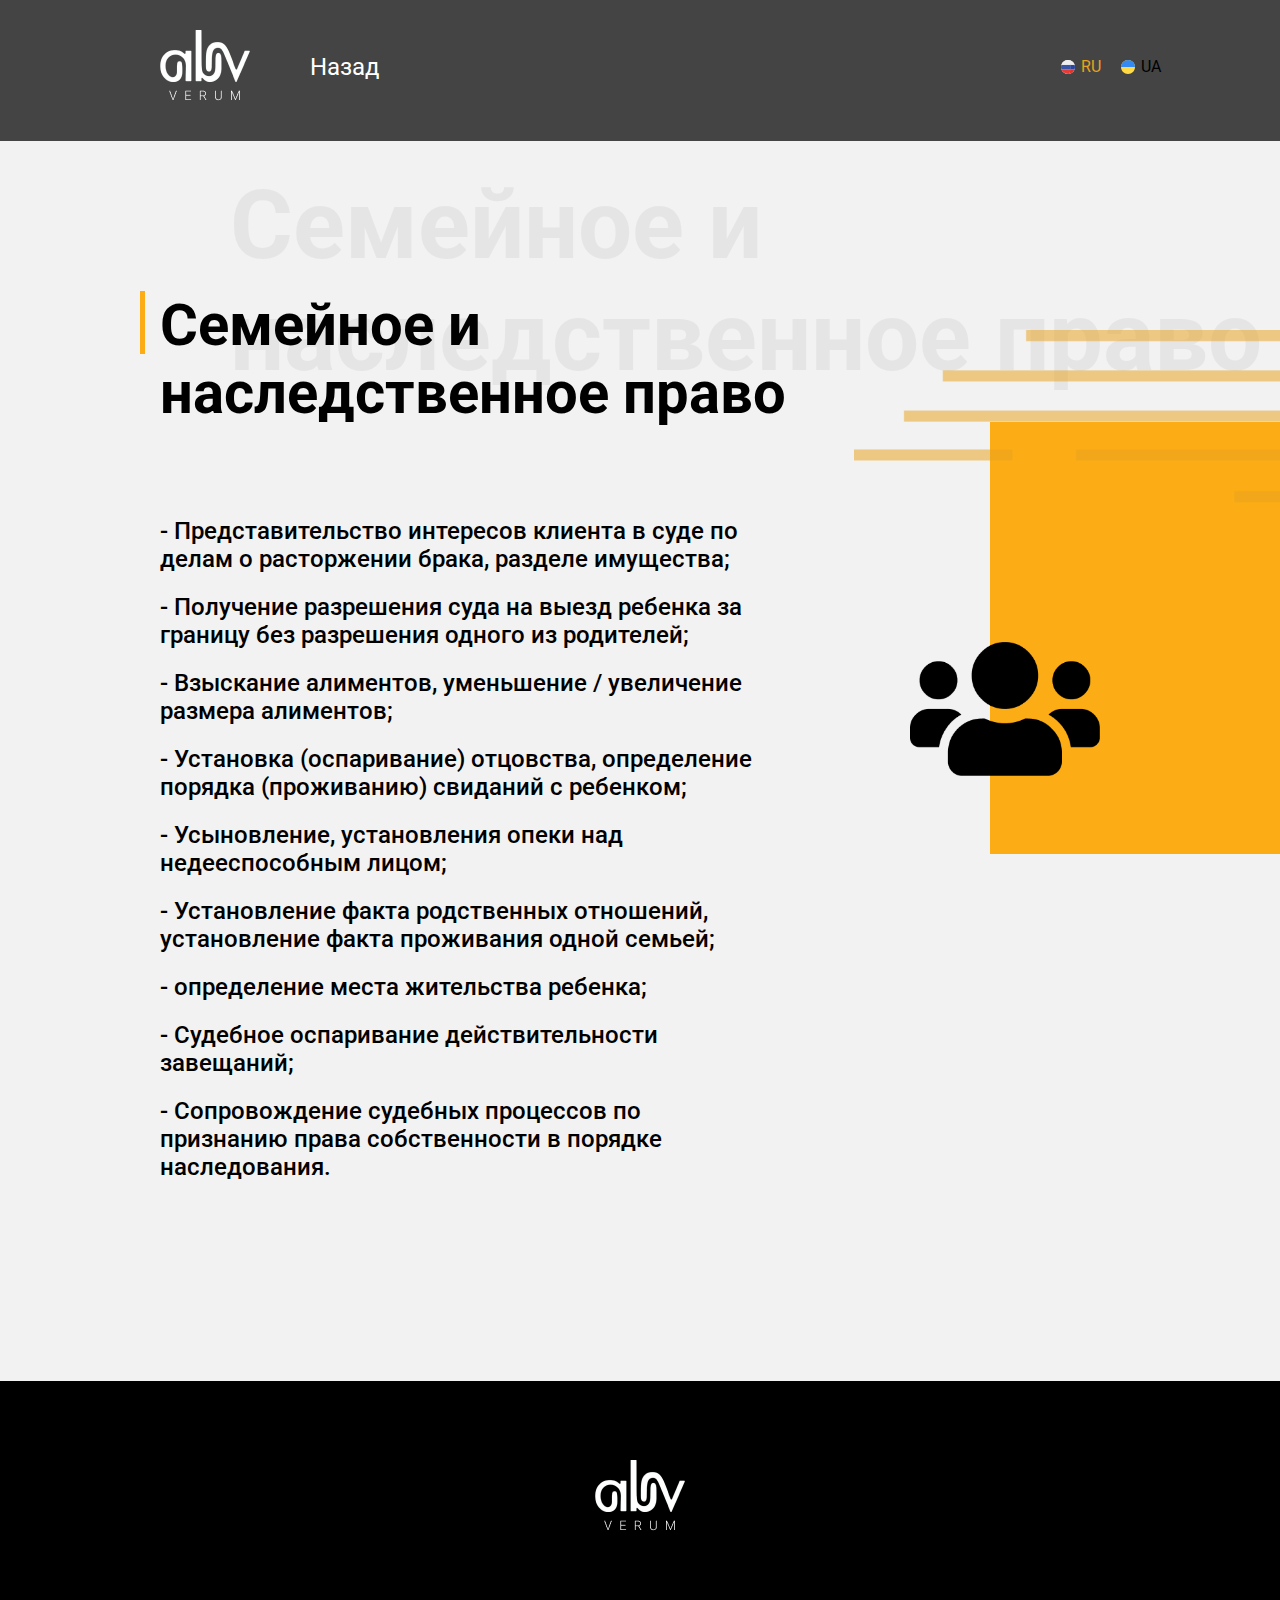
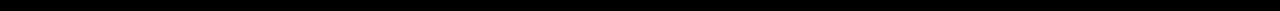
<file: page1.html>
<!DOCTYPE html>
<html lang="en">
<head>
    <meta charset="UTF-8">
    <meta http-equiv="X-UA-Compatible" content="IE=edge">
    <meta name="viewport" content="width=device-width, initial-scale=1.0">
    <title>Document</title>

    <!-- <script src="./js/main.js"></script> -->
    <link rel="stylesheet" href="./css/main.css">
    
    <!-- Fonts -->
    <link rel="preconnect" href="https://fonts.gstatic.com">
    <link href="https://fonts.googleapis.com/css2?family=Roboto:ital,wght@0,400;0,500;0,700;1,300&display=swap" rel="stylesheet">
    
    <!-- aos animation -->
    <link href="https://unpkg.com/aos@2.3.1/dist/aos.css" rel="stylesheet">
    <link rel="icon" href="images/favicon.png" type="image/x-icon">
</head>
<body>
    <main class="pages">

        <header class="bg">
            <nav class="nav">
                <div class="container">
                    <div class="header__body">
                        <div class="logo">
                            <a href="#" class="">
                                <img src="./images/logo.png" alt="" style="width: 100%; height: 100%; object-fit: contain;">                
                            </a>
                        </div>
                        <div class="header__burger">
                            <span>
                                <div class="header-__burger__btn-menu">
                                    <svg width="35" height="20" viewBox="0 0 35 20" fill="none" xmlns="http://www.w3.org/2000/svg">
                                        <line x1="1" y1="1" x2="34" y2="1" stroke="white" stroke-width="2" stroke-linecap="round" stroke-linejoin="bevel"/>
                                        <line x1="1" y1="10" x2="34" y2="10" stroke="white" stroke-width="2" stroke-linecap="round" stroke-linejoin="bevel"/>
                                        <line x1="1" y1="19" x2="34" y2="19" stroke="white" stroke-width="2" stroke-linecap="round" stroke-linejoin="bevel"/>
                                    </svg>   
                                </div>
                            </span>
                            <div class="header__burger__btn-close">
                                <svg width="30" height="30" viewBox="0 0 30 30" fill="none" xmlns="http://www.w3.org/2000/svg">
                                    <circle cx="15" cy="15" r="14.5" stroke="white"/>
                                    <g clip-path="url(#clip0)">
                                    <path d="M14.4475 15.0007L10.1144 10.6676C9.96185 10.515 9.96185 10.2677 10.1144 10.1152C10.267 9.96261 10.5143 9.96259 10.6668 10.1152L15 14.4483L19.3331 10.1152C19.4857 9.96259 19.733 9.96259 19.8856 10.1152C20.0381 10.2677 20.0381 10.5151 19.8856 10.6676L15.5524 15.0007L19.8856 19.3339C20.0381 19.4864 20.0381 19.7338 19.8856 19.8863C19.8093 19.9626 19.7093 20.0007 19.6094 20.0007C19.5094 20.0007 19.4094 19.9626 19.3331 19.8863L15 15.5532L10.6669 19.8863C10.5906 19.9626 10.4906 20.0007 10.3906 20.0007C10.2907 20.0007 10.1907 19.9626 10.1144 19.8863C9.96185 19.7338 9.96185 19.4864 10.1144 19.3339L14.4475 15.0007Z" fill="white"/>
                                    </g>
                                    <defs>
                                    <clipPath id="clip0">
                                    <rect width="10" height="10" fill="white" transform="matrix(-1 0 0 1 20 10)"/>
                                    </clipPath>
                                    </defs>
                                </svg>
                            </div>
                        </div>
                        <nav class="header__menu">
                            <ul class="header__list">
                                <li>
                                    <a href="#about" class="header__link">О бюро</a>
                                </li>
                                <li>
                                    <a href="#offers" class="header__link">Услуги</a>
                                </li>
                                <li>
                                    <a href="#vantage" class="header__link">Преимущества</a>
                                </li>
                                <li>
                                    <a href="#contact" class="header__link">Контакты</a>
                                </li>                    
                            </ul>
                            <a href="index.html" class="header__link back">Назад</a>
                        </nav>
                        <a href="index.html" class="header__link back-mob">Назад</a>
                        <div class="contact">
                            <div class="social-link">
                                <a href="https://www.instagram.com/" class="link-item">
                                    <svg width="22" height="23" viewBox="0 0 22 23" fill="none" xmlns="http://www.w3.org/2000/svg">
                                        <path d="M11.0625 5.90012C7.9375 5.90012 5.44727 8.43918 5.44727 11.5154C5.44727 14.6404 7.9375 17.1306 11.0625 17.1306C14.1387 17.1306 16.6777 14.6404 16.6777 11.5154C16.6777 8.43918 14.1387 5.90012 11.0625 5.90012ZM11.0625 15.1775C9.06055 15.1775 7.40039 13.5661 7.40039 11.5154C7.40039 9.5134 9.01172 7.90207 11.0625 7.90207C13.0645 7.90207 14.6758 9.5134 14.6758 11.5154C14.6758 13.5661 13.0645 15.1775 11.0625 15.1775ZM18.1914 5.7048C18.1914 4.97238 17.6055 4.38644 16.873 4.38644C16.1406 4.38644 15.5547 4.97238 15.5547 5.7048C15.5547 6.43723 16.1406 7.02316 16.873 7.02316C17.6055 7.02316 18.1914 6.43723 18.1914 5.7048ZM21.9023 7.02316C21.8047 5.26535 21.4141 3.70285 20.1445 2.43332C18.875 1.16379 17.3125 0.773163 15.5547 0.675507C13.748 0.57785 8.32812 0.57785 6.52148 0.675507C4.76367 0.773163 3.25 1.16379 1.93164 2.43332C0.662109 3.70285 0.271484 5.26535 0.173828 7.02316C0.0761719 8.8298 0.0761719 14.2497 0.173828 16.0564C0.271484 17.8142 0.662109 19.3279 1.93164 20.6462C3.25 21.9157 4.76367 22.3064 6.52148 22.404C8.32812 22.5017 13.748 22.5017 15.5547 22.404C17.3125 22.3064 18.875 21.9157 20.1445 20.6462C21.4141 19.3279 21.8047 17.8142 21.9023 16.0564C22 14.2497 22 8.8298 21.9023 7.02316ZM19.5586 17.9607C19.2168 18.9372 18.4355 19.6696 17.5078 20.0603C16.043 20.6462 12.625 20.4997 11.0625 20.4997C9.45117 20.4997 6.0332 20.6462 4.61719 20.0603C3.64062 19.6696 2.9082 18.9372 2.51758 17.9607C1.93164 16.5446 2.07812 13.1267 2.07812 11.5154C2.07812 9.95285 1.93164 6.53488 2.51758 5.07004C2.9082 4.1423 3.64062 3.40988 4.61719 3.01926C6.0332 2.43332 9.45117 2.5798 11.0625 2.5798C12.625 2.5798 16.043 2.43332 17.5078 3.01926C18.4355 3.36105 19.168 4.1423 19.5586 5.07004C20.1445 6.53488 19.998 9.95285 19.998 11.5154C19.998 13.1267 20.1445 16.5446 19.5586 17.9607Z" fill="white"/>
                                    </svg>
                                </a>
                                <a href="https://www.facebook.com/" class="link-item">
                                    <svg width="14" height="26" viewBox="0 0 14 26" fill="none" xmlns="http://www.w3.org/2000/svg">
                                        <path d="M12.998 14.0779L13.6816 9.58566H9.33594V6.65598C9.33594 5.38644 9.92188 4.21457 11.875 4.21457H13.877V0.357147C13.877 0.357147 12.0703 0.0153503 10.3613 0.0153503C6.79688 0.0153503 4.45312 2.21262 4.45312 6.11887V9.58566H0.449219V14.0779H4.45312V25.0154H9.33594V14.0779H12.998Z" fill="white"/>
                                    </svg>    
                                </a>
                                <a href="https://telegram.org/" class="link-item">
                                    <svg width="22" height="19" viewBox="0 0 22 19" fill="none" xmlns="http://www.w3.org/2000/svg">
                                        <path d="M21.9023 1.84933C22.1953 0.482147 21.4141 -0.0549622 20.5352 0.286835L1.10156 7.75754C-0.216797 8.29465 -0.167969 9.02707 0.90625 9.36887L5.83789 10.8825L17.3613 3.65598C17.8984 3.26535 18.4355 3.50949 17.9961 3.85129L8.66992 12.2497L8.32812 17.3767C8.86523 17.3767 9.06055 17.1814 9.35352 16.8884L11.7461 14.5446L16.7754 18.2556C17.7031 18.7927 18.3867 18.4997 18.6309 17.4255L21.9023 1.84933Z" fill="white"/>
                                    </svg>
                                </a>
                            </div>
                        </div>
                        <div class="lang">
                            <a href="page1.html" class="lang-item  active">
                                <svg width="20" height="20" viewBox="0 0 20 20" fill="none" xmlns="http://www.w3.org/2000/svg">
                                    <path d="M10.0003 20C15.5229 20 19.9999 15.523 19.9999 10.0004C19.9999 4.47779 15.5229 0.000823975 10.0003 0.000823975C4.47769 0.000823975 0.000732422 4.47779 0.000732422 10.0004C0.000732422 15.523 4.47769 20 10.0003 20Z" fill="white"/>
                                    <path d="M19.4284 6.66583H13.2671C13.5347 8.802 13.5363 11.1557 13.2723 13.2946H19.4416C19.8017 12.2627 19.9997 11.1546 19.9997 10.0001C19.9999 8.83041 19.7973 7.70873 19.4284 6.66583Z" fill="#2B479D"/>
                                    <path d="M13.2672 6.66581H19.4284C19.4275 6.66265 19.4265 6.65999 19.4252 6.65712C18.1455 3.04848 14.8534 0.393478 10.8979 0.0410461C12.4288 0.880094 12.8759 3.53843 13.2672 6.66581Z" fill="#EFECEC"/>
                                    <path d="M10.8982 19.9585C14.8607 19.6054 18.1574 16.9412 19.4322 13.3229C19.4356 13.3133 19.4384 13.3038 19.4419 13.2945H13.2725C12.8842 16.4388 12.4351 19.1159 10.8982 19.9585Z" fill="#E63026"/>
                                    <path d="M0 10C0 11.1547 0.19832 12.2626 0.558141 13.2945H13.787C14.0513 11.1555 14.0494 8.8019 13.7821 6.66574H0.571441C0.202584 7.70868 0 8.83036 0 10Z" fill="#3757A6"/>
                                    <path d="M0.5747 6.65717C0.573771 6.66 0.5728 6.6627 0.571533 6.66587H13.7823C13.3907 3.53844 12.4288 0.880149 10.8982 0.0411014C10.6021 0.0148812 10.3027 6.10356e-05 9.99992 6.10356e-05C5.64977 1.8813e-05 1.95044 2.77831 0.5747 6.65717Z" fill="#EFEFEF"/>
                                    <path d="M13.787 13.2945H0.558105C0.561441 13.3038 0.564566 13.3133 0.567732 13.3229C1.93798 17.2117 5.64264 19.9998 9.99975 19.9998C10.3026 19.9998 10.602 19.985 10.898 19.9584C12.4351 19.1159 13.3987 16.4389 13.787 13.2945Z" fill="#E73B36"/>
                                </svg>     
                                RU
                            </a>
                            <a href="page1-ua.html" class="lang-item">
                                <svg width="20" height="20" viewBox="0 0 20 20" fill="none" xmlns="http://www.w3.org/2000/svg">
                                    <path d="M10 20C15.5228 20 20 15.5228 20 10C20 4.47715 15.5228 0 10 0C4.47715 0 0 4.47715 0 10C0 15.5228 4.47715 20 10 20Z" fill="#FFDA44"/>
                                    <path d="M0 10C0 4.47719 4.47719 0 10 0C15.5228 0 20 4.47719 20 10" fill="#338AF3"/>
                                </svg>
                                UA
                            </a>
                        </div>
                    </div>
                </div>
            </nav>
        </header>

        <section class="page1">
            <div class="bg-rect-right">
                <img src="./images/bg-rect.png" alt="" style="width: 100%; height: 100%; object-fit: contain;">
            </div>
            <div class="container">
                <div class="content">
                    <div class="content--right">
                        <div class="content-title dark">
                            <p class="title">Семейное и наследственное право</p>
                        </div>
                        <ul>
                            <li class="text">- Представительство интересов клиента в суде по делам о расторжении брака, разделе имущества;</li>
                            <li class="text">- Получение разрешения суда на выезд ребенка за границу без разрешения одного из родителей;</li>
                            <li class="text">- Взыскание алиментов, уменьшение / увеличение размера алиментов;</li>
                            <li class="text">- Установка (оспаривание) отцовства, определение порядка (проживанию) свиданий с ребенком;</li>
                            <li class="text">- Усыновление, установления опеки над недееспособным лицом;</li>
                            <li class="text">- Установление факта родственных отношений, установление факта проживания одной семьей;</li>
                            <li class="text">- определение места жительства ребенка;</li>
                            <li class="text">- Судебное оспаривание действительности завещаний;</li>
                            <li class="text">- Сопровождение судебных процессов по признанию права собственности в порядке наследования.</li>
                        </ul>
                    </div>
                    <div class="content--left">
                        <div class="image">
                            <img src="./images/page1.png" alt="" style="width: 100%; height: 100%; object-fit: contain;">
                        </div>
                    </div>
                </div>
            </div>
        </section>

        <footer class="footer">
            <div class="logo">
                <a href="#" class="">
                    <img src="./images/logo.png" alt="" style="width: 100%; height: 100%; object-fit: contain;">                
                </a>
            </div>
        </footer>
    </main>

    
    <script src="https://code.jquery.com/jquery-3.4.1.slim.min.js"></script>
    
    
    <script src="https://unpkg.com/aos@next/dist/aos.js"></script>
    
    <script>
    AOS.init();
    </script>
    
    
    <script src="./js/main.js"></script>
</body>
</html>
</file>
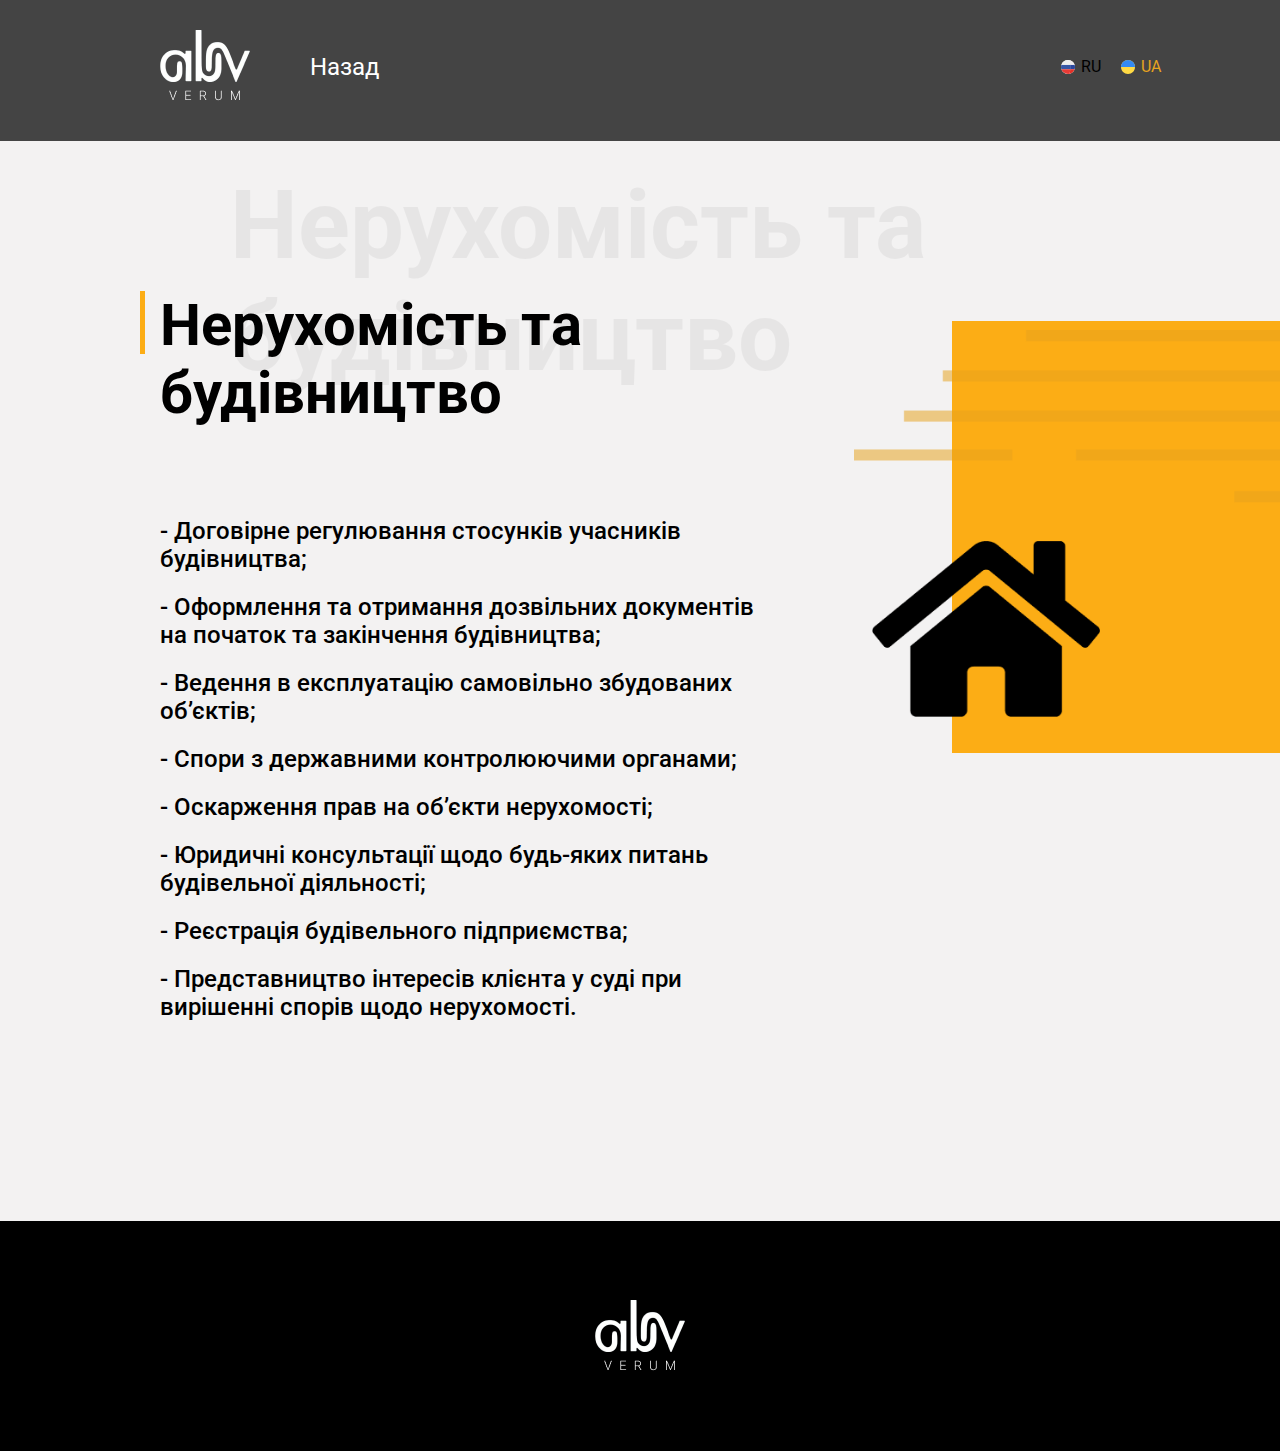
<file: page2-ua.html>
<!DOCTYPE html>
<html lang="en">
<head>
    <meta charset="UTF-8">
    <meta http-equiv="X-UA-Compatible" content="IE=edge">
    <meta name="viewport" content="width=device-width, initial-scale=1.0">
    <title>Document</title>

    <!-- <script src="./js/main.js"></script> -->
    <link rel="stylesheet" href="./css/main.css">
    
    <!-- Fonts -->
    <link rel="preconnect" href="https://fonts.gstatic.com">
    <link href="https://fonts.googleapis.com/css2?family=Roboto:ital,wght@0,400;0,500;0,700;1,300&display=swap" rel="stylesheet">
    
    <!-- aos animation -->
    <link href="https://unpkg.com/aos@2.3.1/dist/aos.css" rel="stylesheet">
    <link rel="icon" href="images/favicon.png" type="image/x-icon">
</head>
<body>
    <main class="pages">

        <header class="bg">
            <nav class="nav">
                <div class="container">
                    <div class="header__body">
                        <div class="logo">
                            <a href="#" class="">
                                <img src="./images/logo.png" alt="" style="width: 100%; height: 100%; object-fit: contain;">                
                            </a>
                        </div>
                        <div class="header__burger">
                            <span>
                                <div class="header-__burger__btn-menu">
                                    <svg width="35" height="20" viewBox="0 0 35 20" fill="none" xmlns="http://www.w3.org/2000/svg">
                                        <line x1="1" y1="1" x2="34" y2="1" stroke="white" stroke-width="2" stroke-linecap="round" stroke-linejoin="bevel"/>
                                        <line x1="1" y1="10" x2="34" y2="10" stroke="white" stroke-width="2" stroke-linecap="round" stroke-linejoin="bevel"/>
                                        <line x1="1" y1="19" x2="34" y2="19" stroke="white" stroke-width="2" stroke-linecap="round" stroke-linejoin="bevel"/>
                                    </svg>   
                                </div>
                            </span>
                            <div class="header__burger__btn-close">
                                <svg width="30" height="30" viewBox="0 0 30 30" fill="none" xmlns="http://www.w3.org/2000/svg">
                                    <circle cx="15" cy="15" r="14.5" stroke="white"/>
                                    <g clip-path="url(#clip0)">
                                    <path d="M14.4475 15.0007L10.1144 10.6676C9.96185 10.515 9.96185 10.2677 10.1144 10.1152C10.267 9.96261 10.5143 9.96259 10.6668 10.1152L15 14.4483L19.3331 10.1152C19.4857 9.96259 19.733 9.96259 19.8856 10.1152C20.0381 10.2677 20.0381 10.5151 19.8856 10.6676L15.5524 15.0007L19.8856 19.3339C20.0381 19.4864 20.0381 19.7338 19.8856 19.8863C19.8093 19.9626 19.7093 20.0007 19.6094 20.0007C19.5094 20.0007 19.4094 19.9626 19.3331 19.8863L15 15.5532L10.6669 19.8863C10.5906 19.9626 10.4906 20.0007 10.3906 20.0007C10.2907 20.0007 10.1907 19.9626 10.1144 19.8863C9.96185 19.7338 9.96185 19.4864 10.1144 19.3339L14.4475 15.0007Z" fill="white"/>
                                    </g>
                                    <defs>
                                    <clipPath id="clip0">
                                    <rect width="10" height="10" fill="white" transform="matrix(-1 0 0 1 20 10)"/>
                                    </clipPath>
                                    </defs>
                                </svg>
                            </div>
                        </div>
                        <nav class="header__menu">
                            <ul class="header__list">
                                <li>
                                    <a href="#about" class="header__link">Про бюро</a>
                                </li>
                                <li>
                                    <a href="#offers" class="header__link">Послуги</a>
                                </li>
                                <li>
                                    <a href="#vantage" class="header__link">Переваги</a>
                                </li>
                                <li>
                                    <a href="#contact" class="header__link">Контакти</a>
                                </li>                       
                            </ul>
                            <a href="index.html" class="header__link back">Назад</a>
                        </nav>
                        <a href="index.html" class="header__link back-mob">Назад</a>
                        <div class="contact">
                            <div class="social-link">
                                <a href="https://www.instagram.com/" class="link-item">
                                    <svg width="22" height="23" viewBox="0 0 22 23" fill="none" xmlns="http://www.w3.org/2000/svg">
                                        <path d="M11.0625 5.90012C7.9375 5.90012 5.44727 8.43918 5.44727 11.5154C5.44727 14.6404 7.9375 17.1306 11.0625 17.1306C14.1387 17.1306 16.6777 14.6404 16.6777 11.5154C16.6777 8.43918 14.1387 5.90012 11.0625 5.90012ZM11.0625 15.1775C9.06055 15.1775 7.40039 13.5661 7.40039 11.5154C7.40039 9.5134 9.01172 7.90207 11.0625 7.90207C13.0645 7.90207 14.6758 9.5134 14.6758 11.5154C14.6758 13.5661 13.0645 15.1775 11.0625 15.1775ZM18.1914 5.7048C18.1914 4.97238 17.6055 4.38644 16.873 4.38644C16.1406 4.38644 15.5547 4.97238 15.5547 5.7048C15.5547 6.43723 16.1406 7.02316 16.873 7.02316C17.6055 7.02316 18.1914 6.43723 18.1914 5.7048ZM21.9023 7.02316C21.8047 5.26535 21.4141 3.70285 20.1445 2.43332C18.875 1.16379 17.3125 0.773163 15.5547 0.675507C13.748 0.57785 8.32812 0.57785 6.52148 0.675507C4.76367 0.773163 3.25 1.16379 1.93164 2.43332C0.662109 3.70285 0.271484 5.26535 0.173828 7.02316C0.0761719 8.8298 0.0761719 14.2497 0.173828 16.0564C0.271484 17.8142 0.662109 19.3279 1.93164 20.6462C3.25 21.9157 4.76367 22.3064 6.52148 22.404C8.32812 22.5017 13.748 22.5017 15.5547 22.404C17.3125 22.3064 18.875 21.9157 20.1445 20.6462C21.4141 19.3279 21.8047 17.8142 21.9023 16.0564C22 14.2497 22 8.8298 21.9023 7.02316ZM19.5586 17.9607C19.2168 18.9372 18.4355 19.6696 17.5078 20.0603C16.043 20.6462 12.625 20.4997 11.0625 20.4997C9.45117 20.4997 6.0332 20.6462 4.61719 20.0603C3.64062 19.6696 2.9082 18.9372 2.51758 17.9607C1.93164 16.5446 2.07812 13.1267 2.07812 11.5154C2.07812 9.95285 1.93164 6.53488 2.51758 5.07004C2.9082 4.1423 3.64062 3.40988 4.61719 3.01926C6.0332 2.43332 9.45117 2.5798 11.0625 2.5798C12.625 2.5798 16.043 2.43332 17.5078 3.01926C18.4355 3.36105 19.168 4.1423 19.5586 5.07004C20.1445 6.53488 19.998 9.95285 19.998 11.5154C19.998 13.1267 20.1445 16.5446 19.5586 17.9607Z" fill="white"/>
                                    </svg>
                                </a>
                                <a href="https://www.facebook.com/" class="link-item">
                                    <svg width="14" height="26" viewBox="0 0 14 26" fill="none" xmlns="http://www.w3.org/2000/svg">
                                        <path d="M12.998 14.0779L13.6816 9.58566H9.33594V6.65598C9.33594 5.38644 9.92188 4.21457 11.875 4.21457H13.877V0.357147C13.877 0.357147 12.0703 0.0153503 10.3613 0.0153503C6.79688 0.0153503 4.45312 2.21262 4.45312 6.11887V9.58566H0.449219V14.0779H4.45312V25.0154H9.33594V14.0779H12.998Z" fill="white"/>
                                    </svg>    
                                </a>
                                <a href="https://telegram.org/" class="link-item">
                                    <svg width="22" height="19" viewBox="0 0 22 19" fill="none" xmlns="http://www.w3.org/2000/svg">
                                        <path d="M21.9023 1.84933C22.1953 0.482147 21.4141 -0.0549622 20.5352 0.286835L1.10156 7.75754C-0.216797 8.29465 -0.167969 9.02707 0.90625 9.36887L5.83789 10.8825L17.3613 3.65598C17.8984 3.26535 18.4355 3.50949 17.9961 3.85129L8.66992 12.2497L8.32812 17.3767C8.86523 17.3767 9.06055 17.1814 9.35352 16.8884L11.7461 14.5446L16.7754 18.2556C17.7031 18.7927 18.3867 18.4997 18.6309 17.4255L21.9023 1.84933Z" fill="white"/>
                                    </svg>
                                </a>
                            </div>
                        </div>
                        <div class="lang">
                            <a href="page2.html" class="lang-item">
                                <svg width="20" height="20" viewBox="0 0 20 20" fill="none" xmlns="http://www.w3.org/2000/svg">
                                    <path d="M10.0003 20C15.5229 20 19.9999 15.523 19.9999 10.0004C19.9999 4.47779 15.5229 0.000823975 10.0003 0.000823975C4.47769 0.000823975 0.000732422 4.47779 0.000732422 10.0004C0.000732422 15.523 4.47769 20 10.0003 20Z" fill="white"/>
                                    <path d="M19.4284 6.66583H13.2671C13.5347 8.802 13.5363 11.1557 13.2723 13.2946H19.4416C19.8017 12.2627 19.9997 11.1546 19.9997 10.0001C19.9999 8.83041 19.7973 7.70873 19.4284 6.66583Z" fill="#2B479D"/>
                                    <path d="M13.2672 6.66581H19.4284C19.4275 6.66265 19.4265 6.65999 19.4252 6.65712C18.1455 3.04848 14.8534 0.393478 10.8979 0.0410461C12.4288 0.880094 12.8759 3.53843 13.2672 6.66581Z" fill="#EFECEC"/>
                                    <path d="M10.8982 19.9585C14.8607 19.6054 18.1574 16.9412 19.4322 13.3229C19.4356 13.3133 19.4384 13.3038 19.4419 13.2945H13.2725C12.8842 16.4388 12.4351 19.1159 10.8982 19.9585Z" fill="#E63026"/>
                                    <path d="M0 10C0 11.1547 0.19832 12.2626 0.558141 13.2945H13.787C14.0513 11.1555 14.0494 8.8019 13.7821 6.66574H0.571441C0.202584 7.70868 0 8.83036 0 10Z" fill="#3757A6"/>
                                    <path d="M0.5747 6.65717C0.573771 6.66 0.5728 6.6627 0.571533 6.66587H13.7823C13.3907 3.53844 12.4288 0.880149 10.8982 0.0411014C10.6021 0.0148812 10.3027 6.10356e-05 9.99992 6.10356e-05C5.64977 1.8813e-05 1.95044 2.77831 0.5747 6.65717Z" fill="#EFEFEF"/>
                                    <path d="M13.787 13.2945H0.558105C0.561441 13.3038 0.564566 13.3133 0.567732 13.3229C1.93798 17.2117 5.64264 19.9998 9.99975 19.9998C10.3026 19.9998 10.602 19.985 10.898 19.9584C12.4351 19.1159 13.3987 16.4389 13.787 13.2945Z" fill="#E73B36"/>
                                </svg>     
                                RU
                            </a>
                            <a href="page2-ua.html" class="lang-item active">
                                <svg width="20" height="20" viewBox="0 0 20 20" fill="none" xmlns="http://www.w3.org/2000/svg">
                                    <path d="M10 20C15.5228 20 20 15.5228 20 10C20 4.47715 15.5228 0 10 0C4.47715 0 0 4.47715 0 10C0 15.5228 4.47715 20 10 20Z" fill="#FFDA44"/>
                                    <path d="M0 10C0 4.47719 4.47719 0 10 0C15.5228 0 20 4.47719 20 10" fill="#338AF3"/>
                                </svg>
                                UA
                            </a>
                        </div>
                    </div>
                </div>
            </nav>
        </header>

        <section class="page2">
            <div class="bg-rect-right">
                <img src="./images/bg-rect.png" alt="" style="width: 100%; height: 100%; object-fit: contain;">
            </div>
            <div class="container">
                <div class="content">
                    <div class="content--right">
                        <div class="content-title dark">
                            <p class="title ua">Нерухомість та будівництво</p>
                        </div>
                        <ul>
                            <li class="text">- Договірне регулювання стосунків учасників будівництва;</li>
                            <li class="text"> - Оформлення та отримання дозвільних документів на початок та закінчення будівництва;</li>
                            <li class="text">- Ведення в експлуатацію самовільно збудованих об’єктів;</li>
                            <li class="text">- Спори з державними контролюючими органами;</li>
                            <li class="text">- Оскарження прав на об’єкти нерухомості;</li>
                            <li class="text">- Юридичні консультації щодо будь-яких питань будівельної діяльності;</li>
                            <li class="text">- Реєстрація будівельного підприємства;</li>
                            <li class="text">- Представництво інтересів клієнта у суді при вирішенні спорів щодо нерухомості.</li>
                        </ul>
                    </div>
                    <div class="content--left">
                        <div class="image">
                            <img src="./images/img2.png" alt="" style="width: 100%; height: 100%; object-fit: contain;">
                        </div>
                    </div>
                </div>
            </div>
        </section>

        <footer class="footer">
            <div class="logo">
                <a href="#" class="">
                    <img src="./images/logo.png" alt="" style="width: 100%; height: 100%; object-fit: contain;">                
                </a>
            </div>
        </footer>
    </main>

    
    <script src="https://code.jquery.com/jquery-3.4.1.slim.min.js"></script>
    
    
    <script src="https://unpkg.com/aos@next/dist/aos.js"></script>
    
    <script>
    AOS.init();
    </script>
    
    
    <script src="./js/main.js"></script>
</body>
</html>
</file>
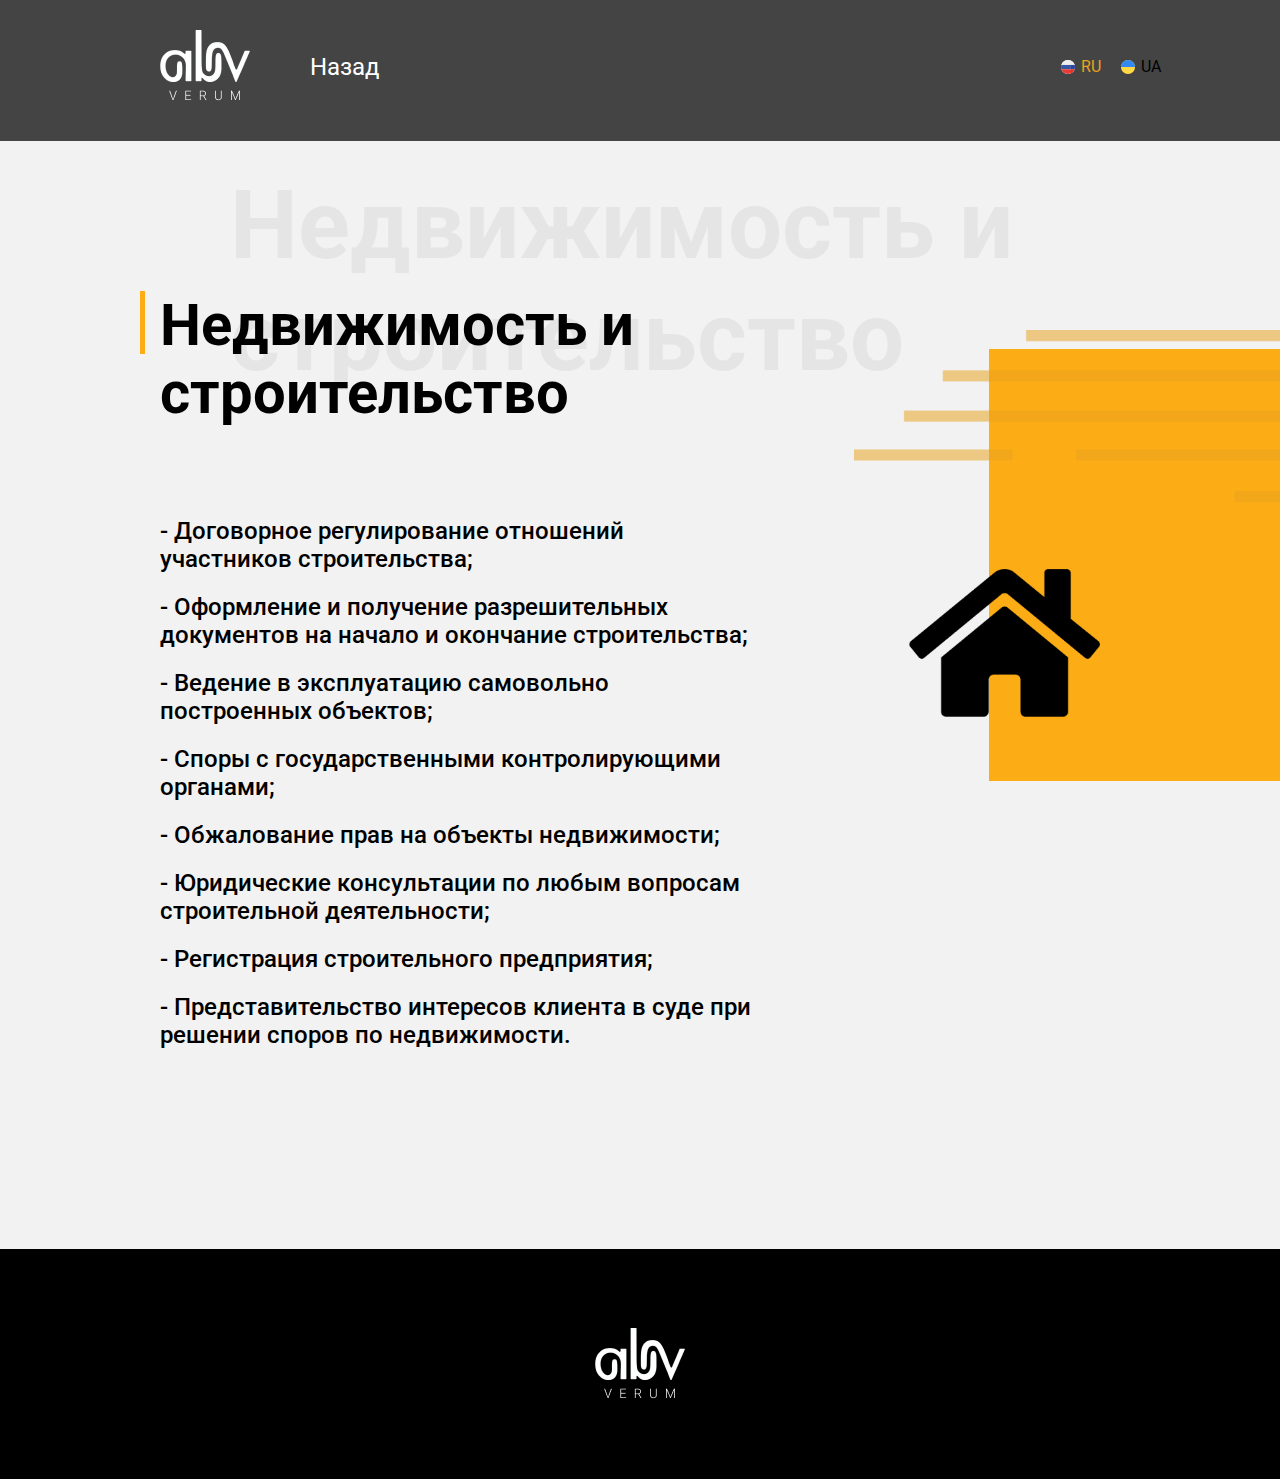
<file: page2.html>
<!DOCTYPE html>
<html lang="en">
<head>
    <meta charset="UTF-8">
    <meta http-equiv="X-UA-Compatible" content="IE=edge">
    <meta name="viewport" content="width=device-width, initial-scale=1.0">
    <title>Document</title>

    <!-- <script src="./js/main.js"></script> -->
    <link rel="stylesheet" href="./css/main.css">
    
    <!-- Fonts -->
    <link rel="preconnect" href="https://fonts.gstatic.com">
    <link href="https://fonts.googleapis.com/css2?family=Roboto:ital,wght@0,400;0,500;0,700;1,300&display=swap" rel="stylesheet">
    
    <!-- aos animation -->
    <link href="https://unpkg.com/aos@2.3.1/dist/aos.css" rel="stylesheet">
    <link rel="icon" href="images/favicon.png" type="image/x-icon">
</head>
<body>
    <main class="pages">

        <header class="bg">
            <nav class="nav">
                <div class="container">
                    <div class="header__body">
                        <div class="logo">
                            <a href="#" class="">
                                <img src="./images/logo.png" alt="" style="width: 100%; height: 100%; object-fit: contain;">                
                            </a>
                        </div>
                        <div class="header__burger">
                            <span>
                                <div class="header-__burger__btn-menu">
                                    <svg width="35" height="20" viewBox="0 0 35 20" fill="none" xmlns="http://www.w3.org/2000/svg">
                                        <line x1="1" y1="1" x2="34" y2="1" stroke="white" stroke-width="2" stroke-linecap="round" stroke-linejoin="bevel"/>
                                        <line x1="1" y1="10" x2="34" y2="10" stroke="white" stroke-width="2" stroke-linecap="round" stroke-linejoin="bevel"/>
                                        <line x1="1" y1="19" x2="34" y2="19" stroke="white" stroke-width="2" stroke-linecap="round" stroke-linejoin="bevel"/>
                                    </svg>   
                                </div>
                            </span>
                            <div class="header__burger__btn-close">
                                <svg width="30" height="30" viewBox="0 0 30 30" fill="none" xmlns="http://www.w3.org/2000/svg">
                                    <circle cx="15" cy="15" r="14.5" stroke="white"/>
                                    <g clip-path="url(#clip0)">
                                    <path d="M14.4475 15.0007L10.1144 10.6676C9.96185 10.515 9.96185 10.2677 10.1144 10.1152C10.267 9.96261 10.5143 9.96259 10.6668 10.1152L15 14.4483L19.3331 10.1152C19.4857 9.96259 19.733 9.96259 19.8856 10.1152C20.0381 10.2677 20.0381 10.5151 19.8856 10.6676L15.5524 15.0007L19.8856 19.3339C20.0381 19.4864 20.0381 19.7338 19.8856 19.8863C19.8093 19.9626 19.7093 20.0007 19.6094 20.0007C19.5094 20.0007 19.4094 19.9626 19.3331 19.8863L15 15.5532L10.6669 19.8863C10.5906 19.9626 10.4906 20.0007 10.3906 20.0007C10.2907 20.0007 10.1907 19.9626 10.1144 19.8863C9.96185 19.7338 9.96185 19.4864 10.1144 19.3339L14.4475 15.0007Z" fill="white"/>
                                    </g>
                                    <defs>
                                    <clipPath id="clip0">
                                    <rect width="10" height="10" fill="white" transform="matrix(-1 0 0 1 20 10)"/>
                                    </clipPath>
                                    </defs>
                                </svg>
                            </div>
                        </div>
                        <nav class="header__menu">
                            <ul class="header__list">
                                <li>
                                    <a href="#about" class="header__link">О бюро</a>
                                </li>
                                <li>
                                    <a href="#offers" class="header__link">Услуги</a>
                                </li>
                                <li>
                                    <a href="#vantage" class="header__link">Преимущества</a>
                                </li>
                                <li>
                                    <a href="#contact" class="header__link">Контакты</a>
                                </li>                    
                            </ul>
                            <a href="index.html" class="header__link back">Назад</a>
                        </nav>
                        <a href="index.html" class="header__link back-mob">Назад</a>
                        <div class="contact">
                            <div class="social-link">
                                <a href="https://www.instagram.com/" class="link-item">
                                    <svg width="22" height="23" viewBox="0 0 22 23" fill="none" xmlns="http://www.w3.org/2000/svg">
                                        <path d="M11.0625 5.90012C7.9375 5.90012 5.44727 8.43918 5.44727 11.5154C5.44727 14.6404 7.9375 17.1306 11.0625 17.1306C14.1387 17.1306 16.6777 14.6404 16.6777 11.5154C16.6777 8.43918 14.1387 5.90012 11.0625 5.90012ZM11.0625 15.1775C9.06055 15.1775 7.40039 13.5661 7.40039 11.5154C7.40039 9.5134 9.01172 7.90207 11.0625 7.90207C13.0645 7.90207 14.6758 9.5134 14.6758 11.5154C14.6758 13.5661 13.0645 15.1775 11.0625 15.1775ZM18.1914 5.7048C18.1914 4.97238 17.6055 4.38644 16.873 4.38644C16.1406 4.38644 15.5547 4.97238 15.5547 5.7048C15.5547 6.43723 16.1406 7.02316 16.873 7.02316C17.6055 7.02316 18.1914 6.43723 18.1914 5.7048ZM21.9023 7.02316C21.8047 5.26535 21.4141 3.70285 20.1445 2.43332C18.875 1.16379 17.3125 0.773163 15.5547 0.675507C13.748 0.57785 8.32812 0.57785 6.52148 0.675507C4.76367 0.773163 3.25 1.16379 1.93164 2.43332C0.662109 3.70285 0.271484 5.26535 0.173828 7.02316C0.0761719 8.8298 0.0761719 14.2497 0.173828 16.0564C0.271484 17.8142 0.662109 19.3279 1.93164 20.6462C3.25 21.9157 4.76367 22.3064 6.52148 22.404C8.32812 22.5017 13.748 22.5017 15.5547 22.404C17.3125 22.3064 18.875 21.9157 20.1445 20.6462C21.4141 19.3279 21.8047 17.8142 21.9023 16.0564C22 14.2497 22 8.8298 21.9023 7.02316ZM19.5586 17.9607C19.2168 18.9372 18.4355 19.6696 17.5078 20.0603C16.043 20.6462 12.625 20.4997 11.0625 20.4997C9.45117 20.4997 6.0332 20.6462 4.61719 20.0603C3.64062 19.6696 2.9082 18.9372 2.51758 17.9607C1.93164 16.5446 2.07812 13.1267 2.07812 11.5154C2.07812 9.95285 1.93164 6.53488 2.51758 5.07004C2.9082 4.1423 3.64062 3.40988 4.61719 3.01926C6.0332 2.43332 9.45117 2.5798 11.0625 2.5798C12.625 2.5798 16.043 2.43332 17.5078 3.01926C18.4355 3.36105 19.168 4.1423 19.5586 5.07004C20.1445 6.53488 19.998 9.95285 19.998 11.5154C19.998 13.1267 20.1445 16.5446 19.5586 17.9607Z" fill="white"/>
                                    </svg>
                                </a>
                                <a href="https://www.facebook.com/" class="link-item">
                                    <svg width="14" height="26" viewBox="0 0 14 26" fill="none" xmlns="http://www.w3.org/2000/svg">
                                        <path d="M12.998 14.0779L13.6816 9.58566H9.33594V6.65598C9.33594 5.38644 9.92188 4.21457 11.875 4.21457H13.877V0.357147C13.877 0.357147 12.0703 0.0153503 10.3613 0.0153503C6.79688 0.0153503 4.45312 2.21262 4.45312 6.11887V9.58566H0.449219V14.0779H4.45312V25.0154H9.33594V14.0779H12.998Z" fill="white"/>
                                    </svg>    
                                </a>
                                <a href="https://telegram.org/" class="link-item">
                                    <svg width="22" height="19" viewBox="0 0 22 19" fill="none" xmlns="http://www.w3.org/2000/svg">
                                        <path d="M21.9023 1.84933C22.1953 0.482147 21.4141 -0.0549622 20.5352 0.286835L1.10156 7.75754C-0.216797 8.29465 -0.167969 9.02707 0.90625 9.36887L5.83789 10.8825L17.3613 3.65598C17.8984 3.26535 18.4355 3.50949 17.9961 3.85129L8.66992 12.2497L8.32812 17.3767C8.86523 17.3767 9.06055 17.1814 9.35352 16.8884L11.7461 14.5446L16.7754 18.2556C17.7031 18.7927 18.3867 18.4997 18.6309 17.4255L21.9023 1.84933Z" fill="white"/>
                                    </svg>
                                </a>
                            </div>
                        </div>
                        <div class="lang">
                            <a href="page2.html" class="lang-item  active">
                                <svg width="20" height="20" viewBox="0 0 20 20" fill="none" xmlns="http://www.w3.org/2000/svg">
                                    <path d="M10.0003 20C15.5229 20 19.9999 15.523 19.9999 10.0004C19.9999 4.47779 15.5229 0.000823975 10.0003 0.000823975C4.47769 0.000823975 0.000732422 4.47779 0.000732422 10.0004C0.000732422 15.523 4.47769 20 10.0003 20Z" fill="white"/>
                                    <path d="M19.4284 6.66583H13.2671C13.5347 8.802 13.5363 11.1557 13.2723 13.2946H19.4416C19.8017 12.2627 19.9997 11.1546 19.9997 10.0001C19.9999 8.83041 19.7973 7.70873 19.4284 6.66583Z" fill="#2B479D"/>
                                    <path d="M13.2672 6.66581H19.4284C19.4275 6.66265 19.4265 6.65999 19.4252 6.65712C18.1455 3.04848 14.8534 0.393478 10.8979 0.0410461C12.4288 0.880094 12.8759 3.53843 13.2672 6.66581Z" fill="#EFECEC"/>
                                    <path d="M10.8982 19.9585C14.8607 19.6054 18.1574 16.9412 19.4322 13.3229C19.4356 13.3133 19.4384 13.3038 19.4419 13.2945H13.2725C12.8842 16.4388 12.4351 19.1159 10.8982 19.9585Z" fill="#E63026"/>
                                    <path d="M0 10C0 11.1547 0.19832 12.2626 0.558141 13.2945H13.787C14.0513 11.1555 14.0494 8.8019 13.7821 6.66574H0.571441C0.202584 7.70868 0 8.83036 0 10Z" fill="#3757A6"/>
                                    <path d="M0.5747 6.65717C0.573771 6.66 0.5728 6.6627 0.571533 6.66587H13.7823C13.3907 3.53844 12.4288 0.880149 10.8982 0.0411014C10.6021 0.0148812 10.3027 6.10356e-05 9.99992 6.10356e-05C5.64977 1.8813e-05 1.95044 2.77831 0.5747 6.65717Z" fill="#EFEFEF"/>
                                    <path d="M13.787 13.2945H0.558105C0.561441 13.3038 0.564566 13.3133 0.567732 13.3229C1.93798 17.2117 5.64264 19.9998 9.99975 19.9998C10.3026 19.9998 10.602 19.985 10.898 19.9584C12.4351 19.1159 13.3987 16.4389 13.787 13.2945Z" fill="#E73B36"/>
                                </svg>     
                                RU
                            </a>
                            <a href="page2-ua.html" class="lang-item">
                                <svg width="20" height="20" viewBox="0 0 20 20" fill="none" xmlns="http://www.w3.org/2000/svg">
                                    <path d="M10 20C15.5228 20 20 15.5228 20 10C20 4.47715 15.5228 0 10 0C4.47715 0 0 4.47715 0 10C0 15.5228 4.47715 20 10 20Z" fill="#FFDA44"/>
                                    <path d="M0 10C0 4.47719 4.47719 0 10 0C15.5228 0 20 4.47719 20 10" fill="#338AF3"/>
                                </svg>
                                UA
                            </a>
                        </div>
                    </div>
                </div>
            </nav>
        </header>

        <section class="page2">
            <div class="bg-rect-right">
                <img src="./images/bg-rect.png" alt="" style="width: 100%; height: 100%; object-fit: contain;">
            </div>
            <div class="container">
                <div class="content">
                    <div class="content--right">
                        <div class="content-title dark">
                            <p class="title">Недвижимость и строительство</p>
                        </div>
                        <ul>
                            <li class="text">- Договорное регулирование отношений участников строительства;</li>
                            <li class="text"> - Оформление и получение разрешительных документов на начало и окончание строительства;</li>
                            <li class="text">- Ведение в эксплуатацию самовольно построенных объектов;</li>
                            <li class="text">- Споры с государственными контролирующими органами;
                            <li class="text">- Обжалование прав на объекты недвижимости;</li>
                            <li class="text">- Юридические консультации по любым вопросам строительной деятельности;</li>
                            <li class="text">- Регистрация строительного предприятия;</li>
                            <li class="text">- Представительство интересов клиента в суде при решении споров по недвижимости.</li>
                        </ul>
                    </div>
                    <div class="content--left">
                        <div class="image">
                            <img src="./images/img2.png" alt="" style="width: 100%; height: 100%; object-fit: contain;">
                        </div>
                    </div>
                </div>
            </div>
        </section>

        <footer class="footer">
            <div class="logo">
                <a href="#" class="">
                    <img src="./images/logo.png" alt="" style="width: 100%; height: 100%; object-fit: contain;">                
                </a>
            </div>
        </footer>
    </main>

    
    <script src="https://code.jquery.com/jquery-3.4.1.slim.min.js"></script>
    
    
    <script src="https://unpkg.com/aos@next/dist/aos.js"></script>
    
    <script>
    AOS.init();
    </script>
    
    
    <script src="./js/main.js"></script>
</body>
</html>
</file>
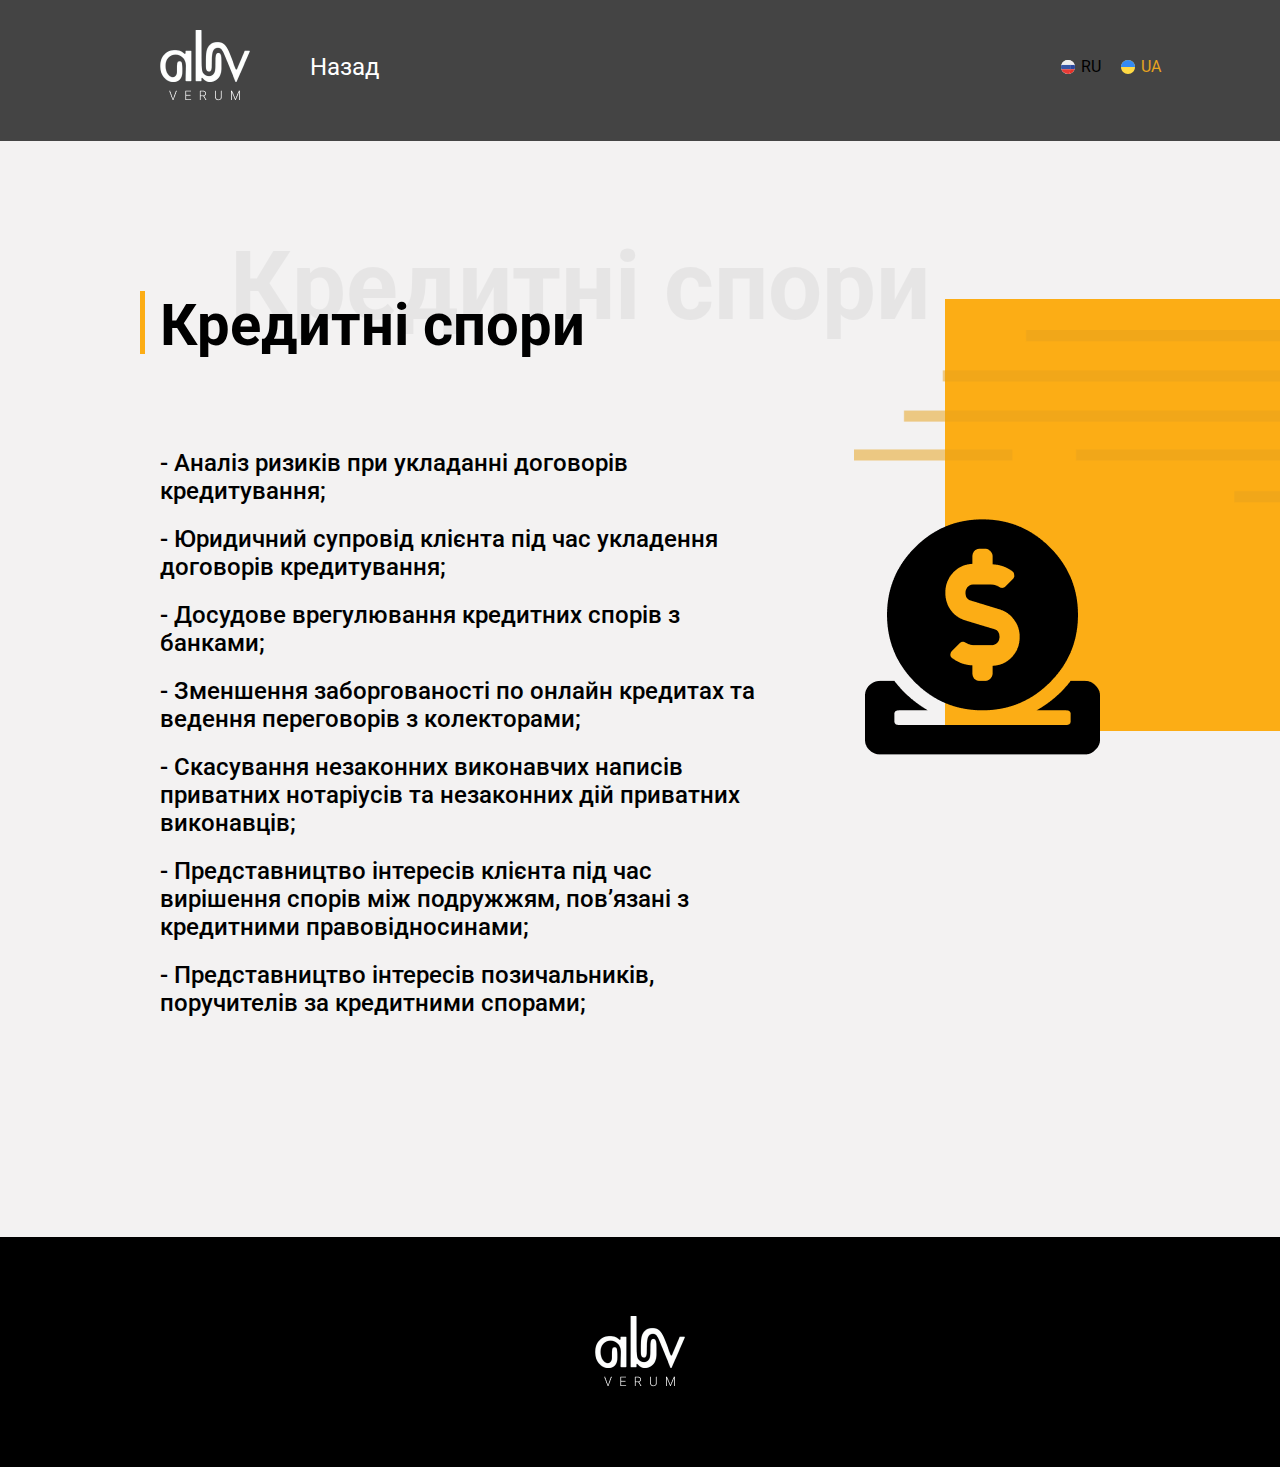
<file: page3-ua.html>
<!DOCTYPE html>
<html lang="en">
<head>
    <meta charset="UTF-8">
    <meta http-equiv="X-UA-Compatible" content="IE=edge">
    <meta name="viewport" content="width=device-width, initial-scale=1.0">
    <title>Document</title>

    <!-- <script src="./js/main.js"></script> -->
    <link rel="stylesheet" href="./css/main.css">
    
    <!-- Fonts -->
    <link rel="preconnect" href="https://fonts.gstatic.com">
    <link href="https://fonts.googleapis.com/css2?family=Roboto:ital,wght@0,400;0,500;0,700;1,300&display=swap" rel="stylesheet">
    
    <!-- aos animation -->
    <link href="https://unpkg.com/aos@2.3.1/dist/aos.css" rel="stylesheet">
    <link rel="icon" href="images/favicon.png" type="image/x-icon">
</head>
<body>
    <main class="pages">

        <header class="bg">
            <nav class="nav">
                <div class="container">
                    <div class="header__body">
                        <div class="logo">
                            <a href="#" class="">
                                <img src="./images/logo.png" alt="" style="width: 100%; height: 100%; object-fit: contain;">                
                            </a>
                        </div>
                        <div class="header__burger">
                            <span>
                                <div class="header-__burger__btn-menu">
                                    <svg width="35" height="20" viewBox="0 0 35 20" fill="none" xmlns="http://www.w3.org/2000/svg">
                                        <line x1="1" y1="1" x2="34" y2="1" stroke="white" stroke-width="2" stroke-linecap="round" stroke-linejoin="bevel"/>
                                        <line x1="1" y1="10" x2="34" y2="10" stroke="white" stroke-width="2" stroke-linecap="round" stroke-linejoin="bevel"/>
                                        <line x1="1" y1="19" x2="34" y2="19" stroke="white" stroke-width="2" stroke-linecap="round" stroke-linejoin="bevel"/>
                                    </svg>   
                                </div>
                            </span>
                            <div class="header__burger__btn-close">
                                <svg width="30" height="30" viewBox="0 0 30 30" fill="none" xmlns="http://www.w3.org/2000/svg">
                                    <circle cx="15" cy="15" r="14.5" stroke="white"/>
                                    <g clip-path="url(#clip0)">
                                    <path d="M14.4475 15.0007L10.1144 10.6676C9.96185 10.515 9.96185 10.2677 10.1144 10.1152C10.267 9.96261 10.5143 9.96259 10.6668 10.1152L15 14.4483L19.3331 10.1152C19.4857 9.96259 19.733 9.96259 19.8856 10.1152C20.0381 10.2677 20.0381 10.5151 19.8856 10.6676L15.5524 15.0007L19.8856 19.3339C20.0381 19.4864 20.0381 19.7338 19.8856 19.8863C19.8093 19.9626 19.7093 20.0007 19.6094 20.0007C19.5094 20.0007 19.4094 19.9626 19.3331 19.8863L15 15.5532L10.6669 19.8863C10.5906 19.9626 10.4906 20.0007 10.3906 20.0007C10.2907 20.0007 10.1907 19.9626 10.1144 19.8863C9.96185 19.7338 9.96185 19.4864 10.1144 19.3339L14.4475 15.0007Z" fill="white"/>
                                    </g>
                                    <defs>
                                    <clipPath id="clip0">
                                    <rect width="10" height="10" fill="white" transform="matrix(-1 0 0 1 20 10)"/>
                                    </clipPath>
                                    </defs>
                                </svg>
                            </div>
                        </div>
                        <nav class="header__menu">
                            <ul class="header__list">
                                <li>
                                    <a href="#about" class="header__link">Про бюро</a>
                                </li>
                                <li>
                                    <a href="#offers" class="header__link">Послуги</a>
                                </li>
                                <li>
                                    <a href="#vantage" class="header__link">Переваги</a>
                                </li>
                                <li>
                                    <a href="#contact" class="header__link">Контакти</a>
                                </li>                    
                            </ul>
                            <a href="index.html" class="header__link back">Назад</a>
                        </nav>
                        <a href="index.html" class="header__link back-mob">Назад</a>
                        <div class="contact">
                            <div class="social-link">
                                <a href="https://www.instagram.com/" class="link-item">
                                    <svg width="22" height="23" viewBox="0 0 22 23" fill="none" xmlns="http://www.w3.org/2000/svg">
                                        <path d="M11.0625 5.90012C7.9375 5.90012 5.44727 8.43918 5.44727 11.5154C5.44727 14.6404 7.9375 17.1306 11.0625 17.1306C14.1387 17.1306 16.6777 14.6404 16.6777 11.5154C16.6777 8.43918 14.1387 5.90012 11.0625 5.90012ZM11.0625 15.1775C9.06055 15.1775 7.40039 13.5661 7.40039 11.5154C7.40039 9.5134 9.01172 7.90207 11.0625 7.90207C13.0645 7.90207 14.6758 9.5134 14.6758 11.5154C14.6758 13.5661 13.0645 15.1775 11.0625 15.1775ZM18.1914 5.7048C18.1914 4.97238 17.6055 4.38644 16.873 4.38644C16.1406 4.38644 15.5547 4.97238 15.5547 5.7048C15.5547 6.43723 16.1406 7.02316 16.873 7.02316C17.6055 7.02316 18.1914 6.43723 18.1914 5.7048ZM21.9023 7.02316C21.8047 5.26535 21.4141 3.70285 20.1445 2.43332C18.875 1.16379 17.3125 0.773163 15.5547 0.675507C13.748 0.57785 8.32812 0.57785 6.52148 0.675507C4.76367 0.773163 3.25 1.16379 1.93164 2.43332C0.662109 3.70285 0.271484 5.26535 0.173828 7.02316C0.0761719 8.8298 0.0761719 14.2497 0.173828 16.0564C0.271484 17.8142 0.662109 19.3279 1.93164 20.6462C3.25 21.9157 4.76367 22.3064 6.52148 22.404C8.32812 22.5017 13.748 22.5017 15.5547 22.404C17.3125 22.3064 18.875 21.9157 20.1445 20.6462C21.4141 19.3279 21.8047 17.8142 21.9023 16.0564C22 14.2497 22 8.8298 21.9023 7.02316ZM19.5586 17.9607C19.2168 18.9372 18.4355 19.6696 17.5078 20.0603C16.043 20.6462 12.625 20.4997 11.0625 20.4997C9.45117 20.4997 6.0332 20.6462 4.61719 20.0603C3.64062 19.6696 2.9082 18.9372 2.51758 17.9607C1.93164 16.5446 2.07812 13.1267 2.07812 11.5154C2.07812 9.95285 1.93164 6.53488 2.51758 5.07004C2.9082 4.1423 3.64062 3.40988 4.61719 3.01926C6.0332 2.43332 9.45117 2.5798 11.0625 2.5798C12.625 2.5798 16.043 2.43332 17.5078 3.01926C18.4355 3.36105 19.168 4.1423 19.5586 5.07004C20.1445 6.53488 19.998 9.95285 19.998 11.5154C19.998 13.1267 20.1445 16.5446 19.5586 17.9607Z" fill="white"/>
                                    </svg>
                                </a>
                                <a href="https://www.facebook.com/" class="link-item">
                                    <svg width="14" height="26" viewBox="0 0 14 26" fill="none" xmlns="http://www.w3.org/2000/svg">
                                        <path d="M12.998 14.0779L13.6816 9.58566H9.33594V6.65598C9.33594 5.38644 9.92188 4.21457 11.875 4.21457H13.877V0.357147C13.877 0.357147 12.0703 0.0153503 10.3613 0.0153503C6.79688 0.0153503 4.45312 2.21262 4.45312 6.11887V9.58566H0.449219V14.0779H4.45312V25.0154H9.33594V14.0779H12.998Z" fill="white"/>
                                    </svg>    
                                </a>
                                <a href="https://telegram.org/" class="link-item">
                                    <svg width="22" height="19" viewBox="0 0 22 19" fill="none" xmlns="http://www.w3.org/2000/svg">
                                        <path d="M21.9023 1.84933C22.1953 0.482147 21.4141 -0.0549622 20.5352 0.286835L1.10156 7.75754C-0.216797 8.29465 -0.167969 9.02707 0.90625 9.36887L5.83789 10.8825L17.3613 3.65598C17.8984 3.26535 18.4355 3.50949 17.9961 3.85129L8.66992 12.2497L8.32812 17.3767C8.86523 17.3767 9.06055 17.1814 9.35352 16.8884L11.7461 14.5446L16.7754 18.2556C17.7031 18.7927 18.3867 18.4997 18.6309 17.4255L21.9023 1.84933Z" fill="white"/>
                                    </svg>
                                </a>
                            </div>
                        </div>
                        <div class="lang">
                            <a href="page3.html" class="lang-item">
                                <svg width="20" height="20" viewBox="0 0 20 20" fill="none" xmlns="http://www.w3.org/2000/svg">
                                    <path d="M10.0003 20C15.5229 20 19.9999 15.523 19.9999 10.0004C19.9999 4.47779 15.5229 0.000823975 10.0003 0.000823975C4.47769 0.000823975 0.000732422 4.47779 0.000732422 10.0004C0.000732422 15.523 4.47769 20 10.0003 20Z" fill="white"/>
                                    <path d="M19.4284 6.66583H13.2671C13.5347 8.802 13.5363 11.1557 13.2723 13.2946H19.4416C19.8017 12.2627 19.9997 11.1546 19.9997 10.0001C19.9999 8.83041 19.7973 7.70873 19.4284 6.66583Z" fill="#2B479D"/>
                                    <path d="M13.2672 6.66581H19.4284C19.4275 6.66265 19.4265 6.65999 19.4252 6.65712C18.1455 3.04848 14.8534 0.393478 10.8979 0.0410461C12.4288 0.880094 12.8759 3.53843 13.2672 6.66581Z" fill="#EFECEC"/>
                                    <path d="M10.8982 19.9585C14.8607 19.6054 18.1574 16.9412 19.4322 13.3229C19.4356 13.3133 19.4384 13.3038 19.4419 13.2945H13.2725C12.8842 16.4388 12.4351 19.1159 10.8982 19.9585Z" fill="#E63026"/>
                                    <path d="M0 10C0 11.1547 0.19832 12.2626 0.558141 13.2945H13.787C14.0513 11.1555 14.0494 8.8019 13.7821 6.66574H0.571441C0.202584 7.70868 0 8.83036 0 10Z" fill="#3757A6"/>
                                    <path d="M0.5747 6.65717C0.573771 6.66 0.5728 6.6627 0.571533 6.66587H13.7823C13.3907 3.53844 12.4288 0.880149 10.8982 0.0411014C10.6021 0.0148812 10.3027 6.10356e-05 9.99992 6.10356e-05C5.64977 1.8813e-05 1.95044 2.77831 0.5747 6.65717Z" fill="#EFEFEF"/>
                                    <path d="M13.787 13.2945H0.558105C0.561441 13.3038 0.564566 13.3133 0.567732 13.3229C1.93798 17.2117 5.64264 19.9998 9.99975 19.9998C10.3026 19.9998 10.602 19.985 10.898 19.9584C12.4351 19.1159 13.3987 16.4389 13.787 13.2945Z" fill="#E73B36"/>
                                </svg>     
                                RU
                            </a>
                            <a href="page3-ua.html" class="lang-item active">
                                <svg width="20" height="20" viewBox="0 0 20 20" fill="none" xmlns="http://www.w3.org/2000/svg">
                                    <path d="M10 20C15.5228 20 20 15.5228 20 10C20 4.47715 15.5228 0 10 0C4.47715 0 0 4.47715 0 10C0 15.5228 4.47715 20 10 20Z" fill="#FFDA44"/>
                                    <path d="M0 10C0 4.47719 4.47719 0 10 0C15.5228 0 20 4.47719 20 10" fill="#338AF3"/>
                                </svg>
                                UA
                            </a>
                        </div>
                    </div>
                </div>
            </nav>
        </header>

        <section class="page3">
            <div class="bg-rect-right">
                <img src="./images/bg-rect.png" alt="" style="width: 100%; height: 100%; object-fit: contain;">
            </div>
            <div class="container">
                <div class="content">
                    <div class="content--right">
                        <div class="content-title dark">
                            <p class="title ua">Кредитні спори</p>
                        </div>
                        <ul>
                            <li class="text">- Аналіз ризиків при укладанні договорів кредитування;</li>
                            <li class="text">- Юридичний супровід клієнта під час укладення договорів кредитування;</li>
                            <li class="text">- Досудове врегулювання кредитних спорів з банками;</li>
                            <li class="text">- Зменшення заборгованості по онлайн кредитах та ведення переговорів з колекторами;</li>
                            <li class="text">- Скасування незаконних виконавчих написів приватних нотаріусів та незаконних дій приватних виконавців;</li>
                            <li class="text">- Представництво інтересів клієнта під час вирішення спорів між подружжям, пов’язані з кредитними правовідносинами;</li>
                            <li class="text">- Представництво інтересів позичальників, поручителів за кредитними спорами;</li>
                            <li class="text"></li>
                        </ul>
                    </div>
                    <div class="content--left">
                        <div class="image">
                            <img src="./images/img-3.png" alt="" style="width: 100%; height: 100%; object-fit: contain;">
                        </div>
                    </div>
                </div>
            </div>
        </section>

        <footer class="footer">
            <div class="logo">
                <a href="#" class="">
                    <img src="./images/logo.png" alt="" style="width: 100%; height: 100%; object-fit: contain;">                
                </a>
            </div>
        </footer>
    </main>
    
    <script src="https://code.jquery.com/jquery-3.4.1.slim.min.js"></script>
    
    
    <script src="https://unpkg.com/aos@next/dist/aos.js"></script>
    
    <script>
    AOS.init();
    </script>
    
    
    <script src="./js/main.js"></script>
</body>
</html>
</file>
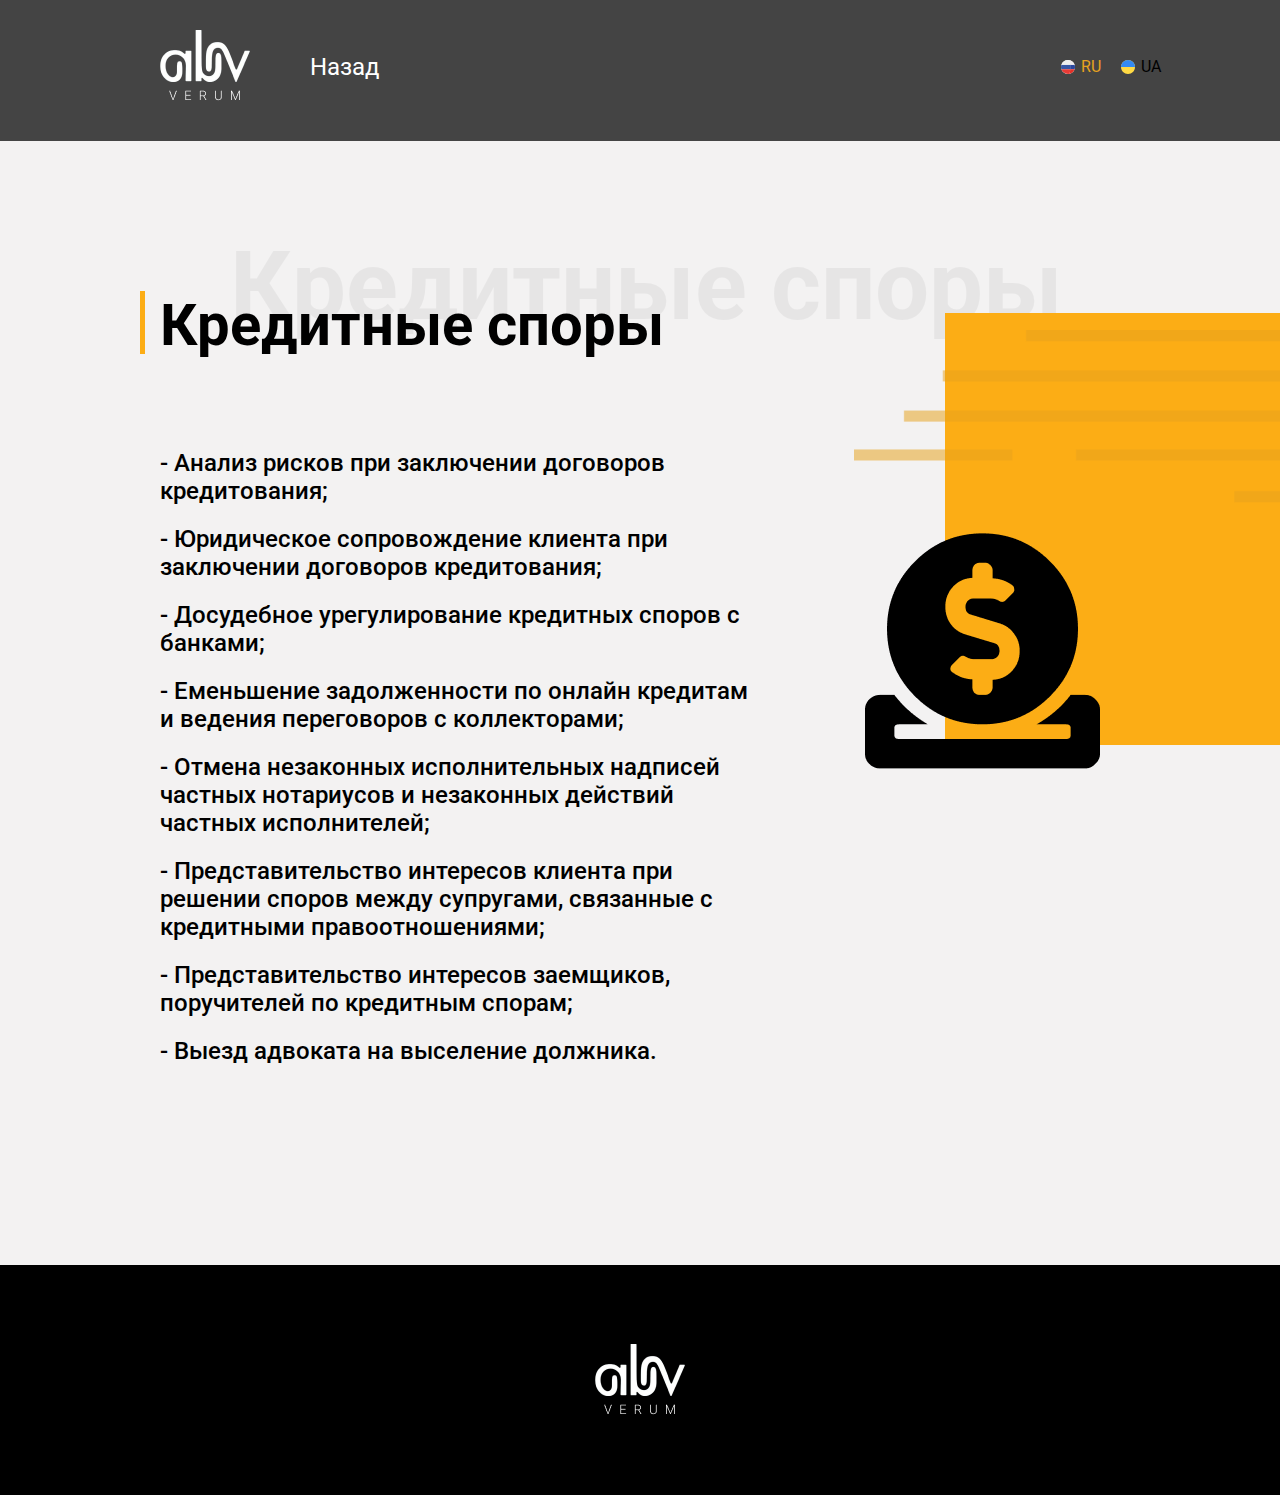
<file: page3.html>
<!DOCTYPE html>
<html lang="en">
<head>
    <meta charset="UTF-8">
    <meta http-equiv="X-UA-Compatible" content="IE=edge">
    <meta name="viewport" content="width=device-width, initial-scale=1.0">
    <title>Document</title>

    <!-- <script src="./js/main.js"></script> -->
    <link rel="stylesheet" href="./css/main.css">
    
    <!-- Fonts -->
    <link rel="preconnect" href="https://fonts.gstatic.com">
    <link href="https://fonts.googleapis.com/css2?family=Roboto:ital,wght@0,400;0,500;0,700;1,300&display=swap" rel="stylesheet">
    
    <!-- aos animation -->
    <link href="https://unpkg.com/aos@2.3.1/dist/aos.css" rel="stylesheet">
    <link rel="icon" href="images/favicon.png" type="image/x-icon">
</head>
<body>
    <main class="pages">

        <header class="bg">
            <nav class="nav">
                <div class="container">
                    <div class="header__body">
                        <div class="logo">
                            <a href="#" class="">
                                <img src="./images/logo.png" alt="" style="width: 100%; height: 100%; object-fit: contain;">                
                            </a>
                        </div>
                        <div class="header__burger">
                            <span>
                                <div class="header-__burger__btn-menu">
                                    <svg width="35" height="20" viewBox="0 0 35 20" fill="none" xmlns="http://www.w3.org/2000/svg">
                                        <line x1="1" y1="1" x2="34" y2="1" stroke="white" stroke-width="2" stroke-linecap="round" stroke-linejoin="bevel"/>
                                        <line x1="1" y1="10" x2="34" y2="10" stroke="white" stroke-width="2" stroke-linecap="round" stroke-linejoin="bevel"/>
                                        <line x1="1" y1="19" x2="34" y2="19" stroke="white" stroke-width="2" stroke-linecap="round" stroke-linejoin="bevel"/>
                                    </svg>   
                                </div>
                            </span>
                            <div class="header__burger__btn-close">
                                <svg width="30" height="30" viewBox="0 0 30 30" fill="none" xmlns="http://www.w3.org/2000/svg">
                                    <circle cx="15" cy="15" r="14.5" stroke="white"/>
                                    <g clip-path="url(#clip0)">
                                    <path d="M14.4475 15.0007L10.1144 10.6676C9.96185 10.515 9.96185 10.2677 10.1144 10.1152C10.267 9.96261 10.5143 9.96259 10.6668 10.1152L15 14.4483L19.3331 10.1152C19.4857 9.96259 19.733 9.96259 19.8856 10.1152C20.0381 10.2677 20.0381 10.5151 19.8856 10.6676L15.5524 15.0007L19.8856 19.3339C20.0381 19.4864 20.0381 19.7338 19.8856 19.8863C19.8093 19.9626 19.7093 20.0007 19.6094 20.0007C19.5094 20.0007 19.4094 19.9626 19.3331 19.8863L15 15.5532L10.6669 19.8863C10.5906 19.9626 10.4906 20.0007 10.3906 20.0007C10.2907 20.0007 10.1907 19.9626 10.1144 19.8863C9.96185 19.7338 9.96185 19.4864 10.1144 19.3339L14.4475 15.0007Z" fill="white"/>
                                    </g>
                                    <defs>
                                    <clipPath id="clip0">
                                    <rect width="10" height="10" fill="white" transform="matrix(-1 0 0 1 20 10)"/>
                                    </clipPath>
                                    </defs>
                                </svg>
                            </div>
                        </div>
                        <nav class="header__menu">
                            <ul class="header__list">
                                <li>
                                    <a href="#about" class="header__link">О бюро</a>
                                </li>
                                <li>
                                    <a href="#offers" class="header__link">Услуги</a>
                                </li>
                                <li>
                                    <a href="#vantage" class="header__link">Преимущества</a>
                                </li>
                                <li>
                                    <a href="#contact" class="header__link">Контакты</a>
                                </li>                    
                            </ul>
                            <a href="index.html" class="header__link back">Назад</a>
                        </nav>
                        <a href="index.html" class="header__link back-mob">Назад</a>
                        <div class="contact">
                            <div class="social-link">
                                <a href="https://www.instagram.com/" class="link-item">
                                    <svg width="22" height="23" viewBox="0 0 22 23" fill="none" xmlns="http://www.w3.org/2000/svg">
                                        <path d="M11.0625 5.90012C7.9375 5.90012 5.44727 8.43918 5.44727 11.5154C5.44727 14.6404 7.9375 17.1306 11.0625 17.1306C14.1387 17.1306 16.6777 14.6404 16.6777 11.5154C16.6777 8.43918 14.1387 5.90012 11.0625 5.90012ZM11.0625 15.1775C9.06055 15.1775 7.40039 13.5661 7.40039 11.5154C7.40039 9.5134 9.01172 7.90207 11.0625 7.90207C13.0645 7.90207 14.6758 9.5134 14.6758 11.5154C14.6758 13.5661 13.0645 15.1775 11.0625 15.1775ZM18.1914 5.7048C18.1914 4.97238 17.6055 4.38644 16.873 4.38644C16.1406 4.38644 15.5547 4.97238 15.5547 5.7048C15.5547 6.43723 16.1406 7.02316 16.873 7.02316C17.6055 7.02316 18.1914 6.43723 18.1914 5.7048ZM21.9023 7.02316C21.8047 5.26535 21.4141 3.70285 20.1445 2.43332C18.875 1.16379 17.3125 0.773163 15.5547 0.675507C13.748 0.57785 8.32812 0.57785 6.52148 0.675507C4.76367 0.773163 3.25 1.16379 1.93164 2.43332C0.662109 3.70285 0.271484 5.26535 0.173828 7.02316C0.0761719 8.8298 0.0761719 14.2497 0.173828 16.0564C0.271484 17.8142 0.662109 19.3279 1.93164 20.6462C3.25 21.9157 4.76367 22.3064 6.52148 22.404C8.32812 22.5017 13.748 22.5017 15.5547 22.404C17.3125 22.3064 18.875 21.9157 20.1445 20.6462C21.4141 19.3279 21.8047 17.8142 21.9023 16.0564C22 14.2497 22 8.8298 21.9023 7.02316ZM19.5586 17.9607C19.2168 18.9372 18.4355 19.6696 17.5078 20.0603C16.043 20.6462 12.625 20.4997 11.0625 20.4997C9.45117 20.4997 6.0332 20.6462 4.61719 20.0603C3.64062 19.6696 2.9082 18.9372 2.51758 17.9607C1.93164 16.5446 2.07812 13.1267 2.07812 11.5154C2.07812 9.95285 1.93164 6.53488 2.51758 5.07004C2.9082 4.1423 3.64062 3.40988 4.61719 3.01926C6.0332 2.43332 9.45117 2.5798 11.0625 2.5798C12.625 2.5798 16.043 2.43332 17.5078 3.01926C18.4355 3.36105 19.168 4.1423 19.5586 5.07004C20.1445 6.53488 19.998 9.95285 19.998 11.5154C19.998 13.1267 20.1445 16.5446 19.5586 17.9607Z" fill="white"/>
                                    </svg>
                                </a>
                                <a href="https://www.facebook.com/" class="link-item">
                                    <svg width="14" height="26" viewBox="0 0 14 26" fill="none" xmlns="http://www.w3.org/2000/svg">
                                        <path d="M12.998 14.0779L13.6816 9.58566H9.33594V6.65598C9.33594 5.38644 9.92188 4.21457 11.875 4.21457H13.877V0.357147C13.877 0.357147 12.0703 0.0153503 10.3613 0.0153503C6.79688 0.0153503 4.45312 2.21262 4.45312 6.11887V9.58566H0.449219V14.0779H4.45312V25.0154H9.33594V14.0779H12.998Z" fill="white"/>
                                    </svg>    
                                </a>
                                <a href="https://telegram.org/" class="link-item">
                                    <svg width="22" height="19" viewBox="0 0 22 19" fill="none" xmlns="http://www.w3.org/2000/svg">
                                        <path d="M21.9023 1.84933C22.1953 0.482147 21.4141 -0.0549622 20.5352 0.286835L1.10156 7.75754C-0.216797 8.29465 -0.167969 9.02707 0.90625 9.36887L5.83789 10.8825L17.3613 3.65598C17.8984 3.26535 18.4355 3.50949 17.9961 3.85129L8.66992 12.2497L8.32812 17.3767C8.86523 17.3767 9.06055 17.1814 9.35352 16.8884L11.7461 14.5446L16.7754 18.2556C17.7031 18.7927 18.3867 18.4997 18.6309 17.4255L21.9023 1.84933Z" fill="white"/>
                                    </svg>
                                </a>
                            </div>
                        </div>
                        <div class="lang">
                            <a href="page3.html" class="lang-item active">
                                <svg width="20" height="20" viewBox="0 0 20 20" fill="none" xmlns="http://www.w3.org/2000/svg">
                                    <path d="M10.0003 20C15.5229 20 19.9999 15.523 19.9999 10.0004C19.9999 4.47779 15.5229 0.000823975 10.0003 0.000823975C4.47769 0.000823975 0.000732422 4.47779 0.000732422 10.0004C0.000732422 15.523 4.47769 20 10.0003 20Z" fill="white"/>
                                    <path d="M19.4284 6.66583H13.2671C13.5347 8.802 13.5363 11.1557 13.2723 13.2946H19.4416C19.8017 12.2627 19.9997 11.1546 19.9997 10.0001C19.9999 8.83041 19.7973 7.70873 19.4284 6.66583Z" fill="#2B479D"/>
                                    <path d="M13.2672 6.66581H19.4284C19.4275 6.66265 19.4265 6.65999 19.4252 6.65712C18.1455 3.04848 14.8534 0.393478 10.8979 0.0410461C12.4288 0.880094 12.8759 3.53843 13.2672 6.66581Z" fill="#EFECEC"/>
                                    <path d="M10.8982 19.9585C14.8607 19.6054 18.1574 16.9412 19.4322 13.3229C19.4356 13.3133 19.4384 13.3038 19.4419 13.2945H13.2725C12.8842 16.4388 12.4351 19.1159 10.8982 19.9585Z" fill="#E63026"/>
                                    <path d="M0 10C0 11.1547 0.19832 12.2626 0.558141 13.2945H13.787C14.0513 11.1555 14.0494 8.8019 13.7821 6.66574H0.571441C0.202584 7.70868 0 8.83036 0 10Z" fill="#3757A6"/>
                                    <path d="M0.5747 6.65717C0.573771 6.66 0.5728 6.6627 0.571533 6.66587H13.7823C13.3907 3.53844 12.4288 0.880149 10.8982 0.0411014C10.6021 0.0148812 10.3027 6.10356e-05 9.99992 6.10356e-05C5.64977 1.8813e-05 1.95044 2.77831 0.5747 6.65717Z" fill="#EFEFEF"/>
                                    <path d="M13.787 13.2945H0.558105C0.561441 13.3038 0.564566 13.3133 0.567732 13.3229C1.93798 17.2117 5.64264 19.9998 9.99975 19.9998C10.3026 19.9998 10.602 19.985 10.898 19.9584C12.4351 19.1159 13.3987 16.4389 13.787 13.2945Z" fill="#E73B36"/>
                                </svg>     
                                RU
                            </a>
                            <a href="page3-ua.html" class="lang-item">
                                <svg width="20" height="20" viewBox="0 0 20 20" fill="none" xmlns="http://www.w3.org/2000/svg">
                                    <path d="M10 20C15.5228 20 20 15.5228 20 10C20 4.47715 15.5228 0 10 0C4.47715 0 0 4.47715 0 10C0 15.5228 4.47715 20 10 20Z" fill="#FFDA44"/>
                                    <path d="M0 10C0 4.47719 4.47719 0 10 0C15.5228 0 20 4.47719 20 10" fill="#338AF3"/>
                                </svg>
                                UA
                            </a>
                        </div>
                    </div>
                </div>
            </nav>
        </header>

        <section class="page3">
            <div class="bg-rect-right">
                <img src="./images/bg-rect.png" alt="" style="width: 100%; height: 100%; object-fit: contain;">
            </div>
            <div class="container">
                <div class="content">
                    <div class="content--right">
                        <div class="content-title dark">
                            <p class="title">Кредитные споры</p>
                        </div>
                        <ul>
                            <li class="text">- Анализ рисков при заключении договоров кредитования;</li>
                            <li class="text">- Юридическое сопровождение клиента при заключении договоров кредитования;</li>
                            <li class="text">- Досудебное урегулирование кредитных споров с банками;</li>
                            <li class="text">- Eменьшение задолженности по онлайн кредитам и ведения переговоров с коллекторами;</li>
                            <li class="text">- Отмена незаконных исполнительных надписей частных нотариусов и незаконных действий частных исполнителей;</li>
                            <li class="text">- Представительство интересов клиента при решении споров между супругами, связанные с кредитными правоотношениями;</li>
                            <li class="text">- Представительство интересов заемщиков, поручителей по кредитным спорам;</li>
                            <li class="text">- Выезд адвоката на выселение должника.</li>
                        </ul>
                    </div>
                    <div class="content--left">
                        <div class="image">
                            <img src="./images/img-3.png" alt="" style="width: 100%; height: 100%; object-fit: contain;">
                        </div>
                    </div>
                </div>
            </div>
        </section>

        <footer class="footer">
            <div class="logo">
                <a href="#" class="">
                    <img src="./images/logo.png" alt="" style="width: 100%; height: 100%; object-fit: contain;">                
                </a>
            </div>
        </footer>
    </main>
    
    <script src="https://code.jquery.com/jquery-3.4.1.slim.min.js"></script>
    
    
    <script src="https://unpkg.com/aos@next/dist/aos.js"></script>
    
    <script>
    AOS.init();
    </script>
    
    
    <script src="./js/main.js"></script>
</body>
</html>
</file>
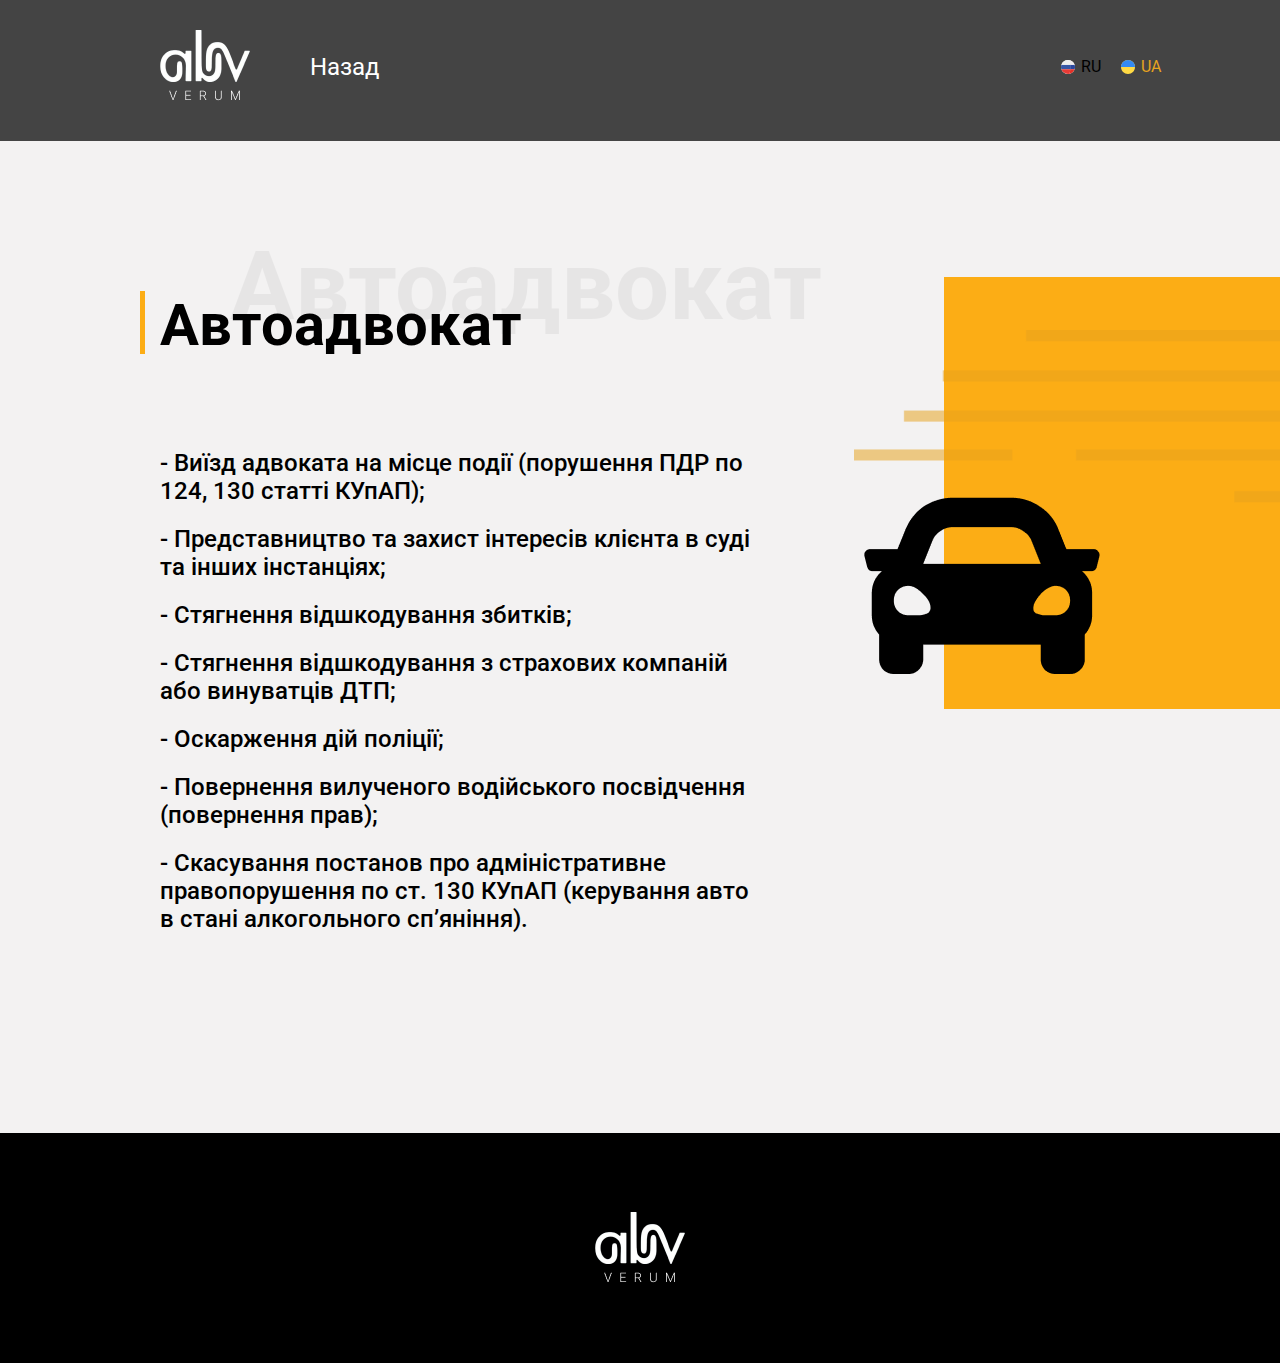
<file: page4-ua.html>
<!DOCTYPE html>
<html lang="en">
<head>
    <meta charset="UTF-8">
    <meta http-equiv="X-UA-Compatible" content="IE=edge">
    <meta name="viewport" content="width=device-width, initial-scale=1.0">
    <title>Document</title>

    <!-- <script src="./js/main.js"></script> -->
    <link rel="stylesheet" href="./css/main.css">
    
    <!-- Fonts -->
    <link rel="preconnect" href="https://fonts.gstatic.com">
    <link href="https://fonts.googleapis.com/css2?family=Roboto:ital,wght@0,400;0,500;0,700;1,300&display=swap" rel="stylesheet">
    
    <!-- aos animation -->
    <link href="https://unpkg.com/aos@2.3.1/dist/aos.css" rel="stylesheet">
    <link rel="icon" href="images/favicon.png" type="image/x-icon">
</head>
<body>
    <main class="pages">

        <header class="bg">
            <nav class="nav">
                <div class="container">
                    <div class="header__body">
                        <div class="logo">
                            <a href="#" class="">
                                <img src="./images/logo.png" alt="" style="width: 100%; height: 100%; object-fit: contain;">                
                            </a>
                        </div>
                        <div class="header__burger">
                            <span>
                                <div class="header-__burger__btn-menu">
                                    <svg width="35" height="20" viewBox="0 0 35 20" fill="none" xmlns="http://www.w3.org/2000/svg">
                                        <line x1="1" y1="1" x2="34" y2="1" stroke="white" stroke-width="2" stroke-linecap="round" stroke-linejoin="bevel"/>
                                        <line x1="1" y1="10" x2="34" y2="10" stroke="white" stroke-width="2" stroke-linecap="round" stroke-linejoin="bevel"/>
                                        <line x1="1" y1="19" x2="34" y2="19" stroke="white" stroke-width="2" stroke-linecap="round" stroke-linejoin="bevel"/>
                                    </svg>   
                                </div>
                            </span>
                            <div class="header__burger__btn-close">
                                <svg width="30" height="30" viewBox="0 0 30 30" fill="none" xmlns="http://www.w3.org/2000/svg">
                                    <circle cx="15" cy="15" r="14.5" stroke="white"/>
                                    <g clip-path="url(#clip0)">
                                    <path d="M14.4475 15.0007L10.1144 10.6676C9.96185 10.515 9.96185 10.2677 10.1144 10.1152C10.267 9.96261 10.5143 9.96259 10.6668 10.1152L15 14.4483L19.3331 10.1152C19.4857 9.96259 19.733 9.96259 19.8856 10.1152C20.0381 10.2677 20.0381 10.5151 19.8856 10.6676L15.5524 15.0007L19.8856 19.3339C20.0381 19.4864 20.0381 19.7338 19.8856 19.8863C19.8093 19.9626 19.7093 20.0007 19.6094 20.0007C19.5094 20.0007 19.4094 19.9626 19.3331 19.8863L15 15.5532L10.6669 19.8863C10.5906 19.9626 10.4906 20.0007 10.3906 20.0007C10.2907 20.0007 10.1907 19.9626 10.1144 19.8863C9.96185 19.7338 9.96185 19.4864 10.1144 19.3339L14.4475 15.0007Z" fill="white"/>
                                    </g>
                                    <defs>
                                    <clipPath id="clip0">
                                    <rect width="10" height="10" fill="white" transform="matrix(-1 0 0 1 20 10)"/>
                                    </clipPath>
                                    </defs>
                                </svg>
                            </div>
                        </div>
                        <nav class="header__menu">
                            <ul class="header__list">
                                <li>
                                    <a href="#about" class="header__link">Про бюро</a>
                                </li>
                                <li>
                                    <a href="#offers" class="header__link">Послуги</a>
                                </li>
                                <li>
                                    <a href="#vantage" class="header__link">Переваги</a>
                                </li>
                                <li>
                                    <a href="#contact" class="header__link">Контакти</a>
                                </li>                    
                            </ul>
                            <a href="index.html" class="header__link back">Назад</a>
                        </nav>
                        <a href="index.html" class="header__link back-mob">Назад</a>
                        <div class="contact">
                            <div class="social-link">
                                <a href="https://www.instagram.com/" class="link-item">
                                    <svg width="22" height="23" viewBox="0 0 22 23" fill="none" xmlns="http://www.w3.org/2000/svg">
                                        <path d="M11.0625 5.90012C7.9375 5.90012 5.44727 8.43918 5.44727 11.5154C5.44727 14.6404 7.9375 17.1306 11.0625 17.1306C14.1387 17.1306 16.6777 14.6404 16.6777 11.5154C16.6777 8.43918 14.1387 5.90012 11.0625 5.90012ZM11.0625 15.1775C9.06055 15.1775 7.40039 13.5661 7.40039 11.5154C7.40039 9.5134 9.01172 7.90207 11.0625 7.90207C13.0645 7.90207 14.6758 9.5134 14.6758 11.5154C14.6758 13.5661 13.0645 15.1775 11.0625 15.1775ZM18.1914 5.7048C18.1914 4.97238 17.6055 4.38644 16.873 4.38644C16.1406 4.38644 15.5547 4.97238 15.5547 5.7048C15.5547 6.43723 16.1406 7.02316 16.873 7.02316C17.6055 7.02316 18.1914 6.43723 18.1914 5.7048ZM21.9023 7.02316C21.8047 5.26535 21.4141 3.70285 20.1445 2.43332C18.875 1.16379 17.3125 0.773163 15.5547 0.675507C13.748 0.57785 8.32812 0.57785 6.52148 0.675507C4.76367 0.773163 3.25 1.16379 1.93164 2.43332C0.662109 3.70285 0.271484 5.26535 0.173828 7.02316C0.0761719 8.8298 0.0761719 14.2497 0.173828 16.0564C0.271484 17.8142 0.662109 19.3279 1.93164 20.6462C3.25 21.9157 4.76367 22.3064 6.52148 22.404C8.32812 22.5017 13.748 22.5017 15.5547 22.404C17.3125 22.3064 18.875 21.9157 20.1445 20.6462C21.4141 19.3279 21.8047 17.8142 21.9023 16.0564C22 14.2497 22 8.8298 21.9023 7.02316ZM19.5586 17.9607C19.2168 18.9372 18.4355 19.6696 17.5078 20.0603C16.043 20.6462 12.625 20.4997 11.0625 20.4997C9.45117 20.4997 6.0332 20.6462 4.61719 20.0603C3.64062 19.6696 2.9082 18.9372 2.51758 17.9607C1.93164 16.5446 2.07812 13.1267 2.07812 11.5154C2.07812 9.95285 1.93164 6.53488 2.51758 5.07004C2.9082 4.1423 3.64062 3.40988 4.61719 3.01926C6.0332 2.43332 9.45117 2.5798 11.0625 2.5798C12.625 2.5798 16.043 2.43332 17.5078 3.01926C18.4355 3.36105 19.168 4.1423 19.5586 5.07004C20.1445 6.53488 19.998 9.95285 19.998 11.5154C19.998 13.1267 20.1445 16.5446 19.5586 17.9607Z" fill="white"/>
                                    </svg>
                                </a>
                                <a href="https://www.facebook.com/" class="link-item">
                                    <svg width="14" height="26" viewBox="0 0 14 26" fill="none" xmlns="http://www.w3.org/2000/svg">
                                        <path d="M12.998 14.0779L13.6816 9.58566H9.33594V6.65598C9.33594 5.38644 9.92188 4.21457 11.875 4.21457H13.877V0.357147C13.877 0.357147 12.0703 0.0153503 10.3613 0.0153503C6.79688 0.0153503 4.45312 2.21262 4.45312 6.11887V9.58566H0.449219V14.0779H4.45312V25.0154H9.33594V14.0779H12.998Z" fill="white"/>
                                    </svg>    
                                </a>
                                <a href="https://telegram.org/" class="link-item">
                                    <svg width="22" height="19" viewBox="0 0 22 19" fill="none" xmlns="http://www.w3.org/2000/svg">
                                        <path d="M21.9023 1.84933C22.1953 0.482147 21.4141 -0.0549622 20.5352 0.286835L1.10156 7.75754C-0.216797 8.29465 -0.167969 9.02707 0.90625 9.36887L5.83789 10.8825L17.3613 3.65598C17.8984 3.26535 18.4355 3.50949 17.9961 3.85129L8.66992 12.2497L8.32812 17.3767C8.86523 17.3767 9.06055 17.1814 9.35352 16.8884L11.7461 14.5446L16.7754 18.2556C17.7031 18.7927 18.3867 18.4997 18.6309 17.4255L21.9023 1.84933Z" fill="white"/>
                                    </svg>
                                </a>
                            </div>
                        </div>
                        <div class="lang">
                            <a href="page4.html" class="lang-item">
                                <svg width="20" height="20" viewBox="0 0 20 20" fill="none" xmlns="http://www.w3.org/2000/svg">
                                    <path d="M10.0003 20C15.5229 20 19.9999 15.523 19.9999 10.0004C19.9999 4.47779 15.5229 0.000823975 10.0003 0.000823975C4.47769 0.000823975 0.000732422 4.47779 0.000732422 10.0004C0.000732422 15.523 4.47769 20 10.0003 20Z" fill="white"/>
                                    <path d="M19.4284 6.66583H13.2671C13.5347 8.802 13.5363 11.1557 13.2723 13.2946H19.4416C19.8017 12.2627 19.9997 11.1546 19.9997 10.0001C19.9999 8.83041 19.7973 7.70873 19.4284 6.66583Z" fill="#2B479D"/>
                                    <path d="M13.2672 6.66581H19.4284C19.4275 6.66265 19.4265 6.65999 19.4252 6.65712C18.1455 3.04848 14.8534 0.393478 10.8979 0.0410461C12.4288 0.880094 12.8759 3.53843 13.2672 6.66581Z" fill="#EFECEC"/>
                                    <path d="M10.8982 19.9585C14.8607 19.6054 18.1574 16.9412 19.4322 13.3229C19.4356 13.3133 19.4384 13.3038 19.4419 13.2945H13.2725C12.8842 16.4388 12.4351 19.1159 10.8982 19.9585Z" fill="#E63026"/>
                                    <path d="M0 10C0 11.1547 0.19832 12.2626 0.558141 13.2945H13.787C14.0513 11.1555 14.0494 8.8019 13.7821 6.66574H0.571441C0.202584 7.70868 0 8.83036 0 10Z" fill="#3757A6"/>
                                    <path d="M0.5747 6.65717C0.573771 6.66 0.5728 6.6627 0.571533 6.66587H13.7823C13.3907 3.53844 12.4288 0.880149 10.8982 0.0411014C10.6021 0.0148812 10.3027 6.10356e-05 9.99992 6.10356e-05C5.64977 1.8813e-05 1.95044 2.77831 0.5747 6.65717Z" fill="#EFEFEF"/>
                                    <path d="M13.787 13.2945H0.558105C0.561441 13.3038 0.564566 13.3133 0.567732 13.3229C1.93798 17.2117 5.64264 19.9998 9.99975 19.9998C10.3026 19.9998 10.602 19.985 10.898 19.9584C12.4351 19.1159 13.3987 16.4389 13.787 13.2945Z" fill="#E73B36"/>
                                </svg>     
                                RU
                            </a>
                            <a href="page4-ua.html" class="lang-item active">
                                <svg width="20" height="20" viewBox="0 0 20 20" fill="none" xmlns="http://www.w3.org/2000/svg">
                                    <path d="M10 20C15.5228 20 20 15.5228 20 10C20 4.47715 15.5228 0 10 0C4.47715 0 0 4.47715 0 10C0 15.5228 4.47715 20 10 20Z" fill="#FFDA44"/>
                                    <path d="M0 10C0 4.47719 4.47719 0 10 0C15.5228 0 20 4.47719 20 10" fill="#338AF3"/>
                                </svg>
                                UA
                            </a>
                        </div>
                    </div>
                </div>
            </nav>
        </header>

        <section class="page4">
            <div class="bg-rect-right">
                <img src="./images/bg-rect.png" alt="" style="width: 100%; height: 100%; object-fit: contain;">
            </div>
            <div class="container">
                <div class="content">
                    <div class="content--right">
                        <div class="content-title dark">
                            <p class="title ua">Автоадвокат</p>
                        </div>
                        <ul>
                            <li class="text"> - Виїзд адвоката на місце події (порушення ПДР по 124, 130 статті КУпАП);</li>
                            <li class="text">- Представництво та захист інтересів клієнта в суді та інших інстанціях;</li>
                            <li class="text">- Стягнення відшкодування збитків;</li>
                            <li class="text">- Стягнення відшкодування з страхових компаній або винуватців ДТП;</li>
                            <li class="text">- Оскарження дій поліції;</li>
                            <li class="text">- Повернення вилученого водійського посвідчення (повернення прав);</li>
                            <li class="text">- Скасування постанов про адміністративне правопорушення по ст. 130 КУпАП (керування авто в стані алкогольного сп’яніння).</li>
                        </ul>
                    </div>
                    <div class="content--left">
                        <div class="image">
                            <img src="./images/auto.png" alt="" style="width: 100%; height: 100%; object-fit: contain;">
                        </div>
                    </div>
                </div>
            </div>
        </section>

        <footer class="footer">
            <div class="logo">
                <a href="#" class="">
                    <img src="./images/logo.png" alt="" style="width: 100%; height: 100%; object-fit: contain;">                
                </a>
            </div>
        </footer>
        
    </main>

    
    <script src="https://code.jquery.com/jquery-3.4.1.slim.min.js"></script>
    
    
    <script src="https://unpkg.com/aos@next/dist/aos.js"></script>
    
    <script>
    AOS.init();
    </script>
    
    
    <script src="./js/main.js"></script>
</body>
</html>
</file>
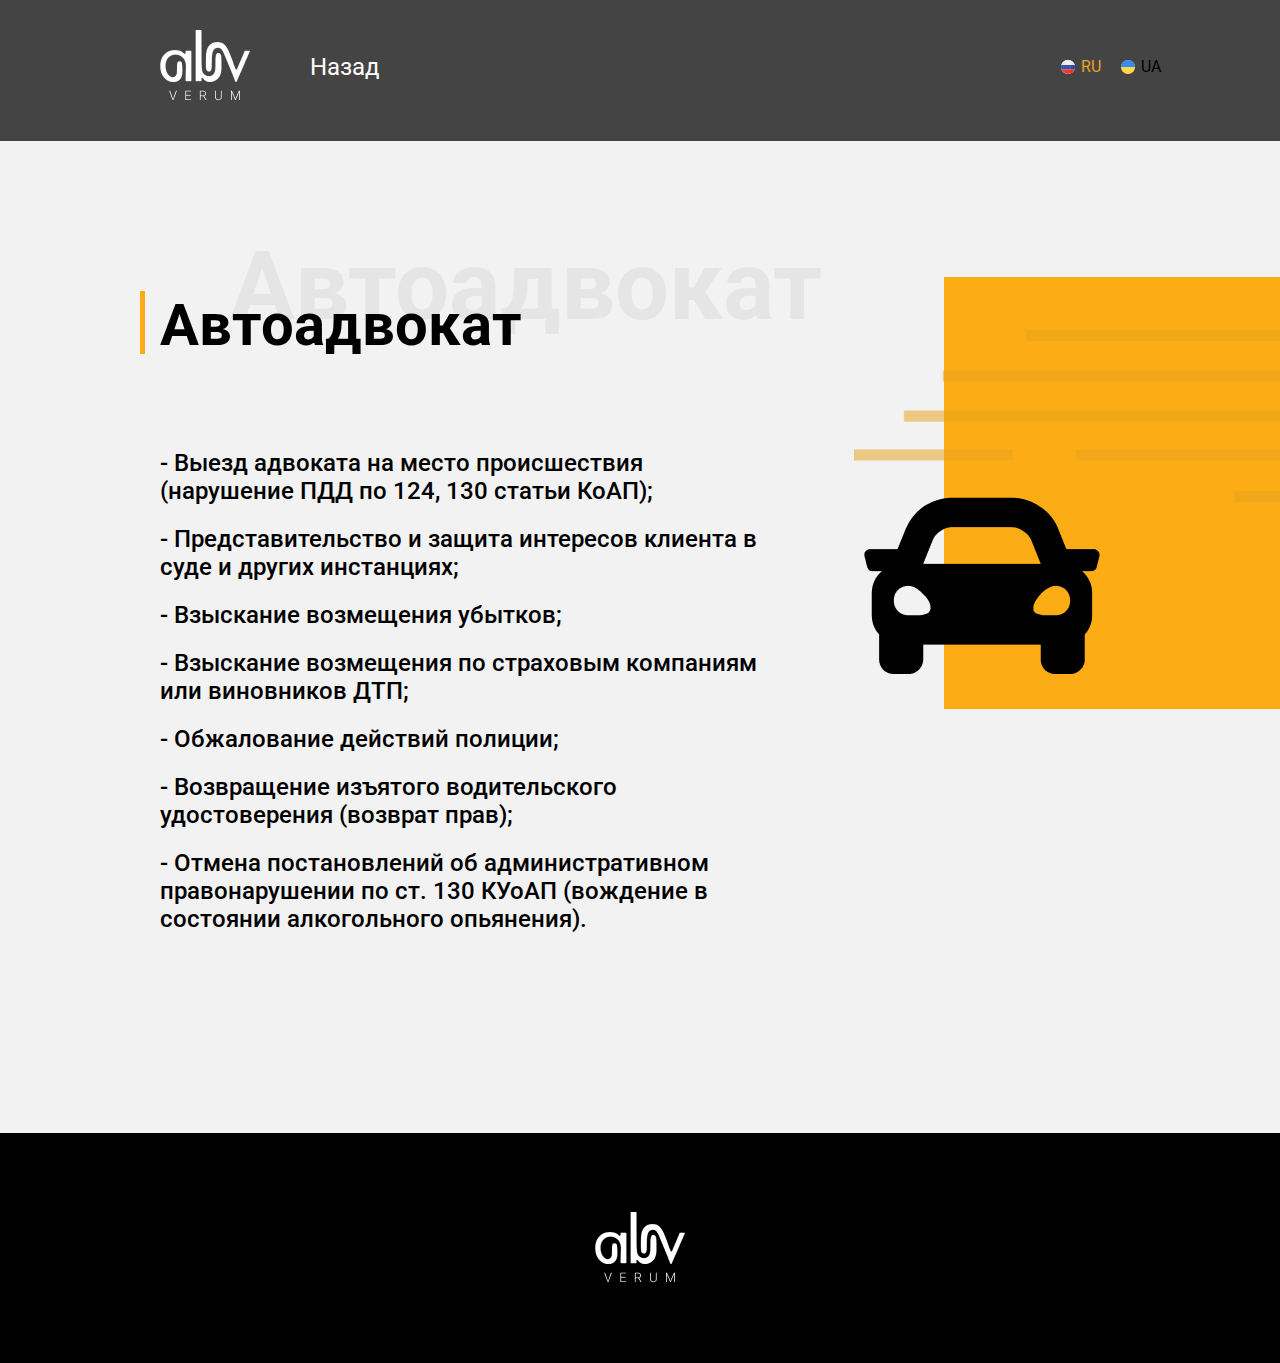
<file: page4.html>
<!DOCTYPE html>
<html lang="en">
<head>
    <meta charset="UTF-8">
    <meta http-equiv="X-UA-Compatible" content="IE=edge">
    <meta name="viewport" content="width=device-width, initial-scale=1.0">
    <title>Document</title>

    <!-- <script src="./js/main.js"></script> -->
    <link rel="stylesheet" href="./css/main.css">
    
    <!-- Fonts -->
    <link rel="preconnect" href="https://fonts.gstatic.com">
    <link href="https://fonts.googleapis.com/css2?family=Roboto:ital,wght@0,400;0,500;0,700;1,300&display=swap" rel="stylesheet">
    
    <!-- aos animation -->
    <link href="https://unpkg.com/aos@2.3.1/dist/aos.css" rel="stylesheet">
    <link rel="icon" href="images/favicon.png" type="image/x-icon">
</head>
<body>
    <main class="pages">

        <header class="bg">
            <nav class="nav">
                <div class="container">
                    <div class="header__body">
                        <div class="logo">
                            <a href="#" class="">
                                <img src="./images/logo.png" alt="" style="width: 100%; height: 100%; object-fit: contain;">                
                            </a>
                        </div>
                        <div class="header__burger">
                            <span>
                                <div class="header-__burger__btn-menu">
                                    <svg width="35" height="20" viewBox="0 0 35 20" fill="none" xmlns="http://www.w3.org/2000/svg">
                                        <line x1="1" y1="1" x2="34" y2="1" stroke="white" stroke-width="2" stroke-linecap="round" stroke-linejoin="bevel"/>
                                        <line x1="1" y1="10" x2="34" y2="10" stroke="white" stroke-width="2" stroke-linecap="round" stroke-linejoin="bevel"/>
                                        <line x1="1" y1="19" x2="34" y2="19" stroke="white" stroke-width="2" stroke-linecap="round" stroke-linejoin="bevel"/>
                                    </svg>   
                                </div>
                            </span>
                            <div class="header__burger__btn-close">
                                <svg width="30" height="30" viewBox="0 0 30 30" fill="none" xmlns="http://www.w3.org/2000/svg">
                                    <circle cx="15" cy="15" r="14.5" stroke="white"/>
                                    <g clip-path="url(#clip0)">
                                    <path d="M14.4475 15.0007L10.1144 10.6676C9.96185 10.515 9.96185 10.2677 10.1144 10.1152C10.267 9.96261 10.5143 9.96259 10.6668 10.1152L15 14.4483L19.3331 10.1152C19.4857 9.96259 19.733 9.96259 19.8856 10.1152C20.0381 10.2677 20.0381 10.5151 19.8856 10.6676L15.5524 15.0007L19.8856 19.3339C20.0381 19.4864 20.0381 19.7338 19.8856 19.8863C19.8093 19.9626 19.7093 20.0007 19.6094 20.0007C19.5094 20.0007 19.4094 19.9626 19.3331 19.8863L15 15.5532L10.6669 19.8863C10.5906 19.9626 10.4906 20.0007 10.3906 20.0007C10.2907 20.0007 10.1907 19.9626 10.1144 19.8863C9.96185 19.7338 9.96185 19.4864 10.1144 19.3339L14.4475 15.0007Z" fill="white"/>
                                    </g>
                                    <defs>
                                    <clipPath id="clip0">
                                    <rect width="10" height="10" fill="white" transform="matrix(-1 0 0 1 20 10)"/>
                                    </clipPath>
                                    </defs>
                                </svg>
                            </div>
                        </div>
                        <nav class="header__menu">
                            <ul class="header__list">
                                <li>
                                    <a href="#about" class="header__link">О бюро</a>
                                </li>
                                <li>
                                    <a href="#offers" class="header__link">Услуги</a>
                                </li>
                                <li>
                                    <a href="#vantage" class="header__link">Преимущества</a>
                                </li>
                                <li>
                                    <a href="#contact" class="header__link">Контакты</a>
                                </li>                    
                            </ul>
                            <a href="index.html" class="header__link back">Назад</a>
                        </nav>
                        <a href="index.html" class="header__link back-mob">Назад</a>
                        <div class="contact">
                            <div class="social-link">
                                <a href="https://www.instagram.com/" class="link-item">
                                    <svg width="22" height="23" viewBox="0 0 22 23" fill="none" xmlns="http://www.w3.org/2000/svg">
                                        <path d="M11.0625 5.90012C7.9375 5.90012 5.44727 8.43918 5.44727 11.5154C5.44727 14.6404 7.9375 17.1306 11.0625 17.1306C14.1387 17.1306 16.6777 14.6404 16.6777 11.5154C16.6777 8.43918 14.1387 5.90012 11.0625 5.90012ZM11.0625 15.1775C9.06055 15.1775 7.40039 13.5661 7.40039 11.5154C7.40039 9.5134 9.01172 7.90207 11.0625 7.90207C13.0645 7.90207 14.6758 9.5134 14.6758 11.5154C14.6758 13.5661 13.0645 15.1775 11.0625 15.1775ZM18.1914 5.7048C18.1914 4.97238 17.6055 4.38644 16.873 4.38644C16.1406 4.38644 15.5547 4.97238 15.5547 5.7048C15.5547 6.43723 16.1406 7.02316 16.873 7.02316C17.6055 7.02316 18.1914 6.43723 18.1914 5.7048ZM21.9023 7.02316C21.8047 5.26535 21.4141 3.70285 20.1445 2.43332C18.875 1.16379 17.3125 0.773163 15.5547 0.675507C13.748 0.57785 8.32812 0.57785 6.52148 0.675507C4.76367 0.773163 3.25 1.16379 1.93164 2.43332C0.662109 3.70285 0.271484 5.26535 0.173828 7.02316C0.0761719 8.8298 0.0761719 14.2497 0.173828 16.0564C0.271484 17.8142 0.662109 19.3279 1.93164 20.6462C3.25 21.9157 4.76367 22.3064 6.52148 22.404C8.32812 22.5017 13.748 22.5017 15.5547 22.404C17.3125 22.3064 18.875 21.9157 20.1445 20.6462C21.4141 19.3279 21.8047 17.8142 21.9023 16.0564C22 14.2497 22 8.8298 21.9023 7.02316ZM19.5586 17.9607C19.2168 18.9372 18.4355 19.6696 17.5078 20.0603C16.043 20.6462 12.625 20.4997 11.0625 20.4997C9.45117 20.4997 6.0332 20.6462 4.61719 20.0603C3.64062 19.6696 2.9082 18.9372 2.51758 17.9607C1.93164 16.5446 2.07812 13.1267 2.07812 11.5154C2.07812 9.95285 1.93164 6.53488 2.51758 5.07004C2.9082 4.1423 3.64062 3.40988 4.61719 3.01926C6.0332 2.43332 9.45117 2.5798 11.0625 2.5798C12.625 2.5798 16.043 2.43332 17.5078 3.01926C18.4355 3.36105 19.168 4.1423 19.5586 5.07004C20.1445 6.53488 19.998 9.95285 19.998 11.5154C19.998 13.1267 20.1445 16.5446 19.5586 17.9607Z" fill="white"/>
                                    </svg>
                                </a>
                                <a href="https://www.facebook.com/" class="link-item">
                                    <svg width="14" height="26" viewBox="0 0 14 26" fill="none" xmlns="http://www.w3.org/2000/svg">
                                        <path d="M12.998 14.0779L13.6816 9.58566H9.33594V6.65598C9.33594 5.38644 9.92188 4.21457 11.875 4.21457H13.877V0.357147C13.877 0.357147 12.0703 0.0153503 10.3613 0.0153503C6.79688 0.0153503 4.45312 2.21262 4.45312 6.11887V9.58566H0.449219V14.0779H4.45312V25.0154H9.33594V14.0779H12.998Z" fill="white"/>
                                    </svg>    
                                </a>
                                <a href="https://telegram.org/" class="link-item">
                                    <svg width="22" height="19" viewBox="0 0 22 19" fill="none" xmlns="http://www.w3.org/2000/svg">
                                        <path d="M21.9023 1.84933C22.1953 0.482147 21.4141 -0.0549622 20.5352 0.286835L1.10156 7.75754C-0.216797 8.29465 -0.167969 9.02707 0.90625 9.36887L5.83789 10.8825L17.3613 3.65598C17.8984 3.26535 18.4355 3.50949 17.9961 3.85129L8.66992 12.2497L8.32812 17.3767C8.86523 17.3767 9.06055 17.1814 9.35352 16.8884L11.7461 14.5446L16.7754 18.2556C17.7031 18.7927 18.3867 18.4997 18.6309 17.4255L21.9023 1.84933Z" fill="white"/>
                                    </svg>
                                </a>
                            </div>
                        </div>
                        <div class="lang">
                            <a href="page4.html" class="lang-item active">
                                <svg width="20" height="20" viewBox="0 0 20 20" fill="none" xmlns="http://www.w3.org/2000/svg">
                                    <path d="M10.0003 20C15.5229 20 19.9999 15.523 19.9999 10.0004C19.9999 4.47779 15.5229 0.000823975 10.0003 0.000823975C4.47769 0.000823975 0.000732422 4.47779 0.000732422 10.0004C0.000732422 15.523 4.47769 20 10.0003 20Z" fill="white"/>
                                    <path d="M19.4284 6.66583H13.2671C13.5347 8.802 13.5363 11.1557 13.2723 13.2946H19.4416C19.8017 12.2627 19.9997 11.1546 19.9997 10.0001C19.9999 8.83041 19.7973 7.70873 19.4284 6.66583Z" fill="#2B479D"/>
                                    <path d="M13.2672 6.66581H19.4284C19.4275 6.66265 19.4265 6.65999 19.4252 6.65712C18.1455 3.04848 14.8534 0.393478 10.8979 0.0410461C12.4288 0.880094 12.8759 3.53843 13.2672 6.66581Z" fill="#EFECEC"/>
                                    <path d="M10.8982 19.9585C14.8607 19.6054 18.1574 16.9412 19.4322 13.3229C19.4356 13.3133 19.4384 13.3038 19.4419 13.2945H13.2725C12.8842 16.4388 12.4351 19.1159 10.8982 19.9585Z" fill="#E63026"/>
                                    <path d="M0 10C0 11.1547 0.19832 12.2626 0.558141 13.2945H13.787C14.0513 11.1555 14.0494 8.8019 13.7821 6.66574H0.571441C0.202584 7.70868 0 8.83036 0 10Z" fill="#3757A6"/>
                                    <path d="M0.5747 6.65717C0.573771 6.66 0.5728 6.6627 0.571533 6.66587H13.7823C13.3907 3.53844 12.4288 0.880149 10.8982 0.0411014C10.6021 0.0148812 10.3027 6.10356e-05 9.99992 6.10356e-05C5.64977 1.8813e-05 1.95044 2.77831 0.5747 6.65717Z" fill="#EFEFEF"/>
                                    <path d="M13.787 13.2945H0.558105C0.561441 13.3038 0.564566 13.3133 0.567732 13.3229C1.93798 17.2117 5.64264 19.9998 9.99975 19.9998C10.3026 19.9998 10.602 19.985 10.898 19.9584C12.4351 19.1159 13.3987 16.4389 13.787 13.2945Z" fill="#E73B36"/>
                                </svg>     
                                RU
                            </a>
                            <a href="page4-ua.html" class="lang-item">
                                <svg width="20" height="20" viewBox="0 0 20 20" fill="none" xmlns="http://www.w3.org/2000/svg">
                                    <path d="M10 20C15.5228 20 20 15.5228 20 10C20 4.47715 15.5228 0 10 0C4.47715 0 0 4.47715 0 10C0 15.5228 4.47715 20 10 20Z" fill="#FFDA44"/>
                                    <path d="M0 10C0 4.47719 4.47719 0 10 0C15.5228 0 20 4.47719 20 10" fill="#338AF3"/>
                                </svg>
                                UA
                            </a>
                        </div>
                    </div>
                </div>
            </nav>
        </header>

        <section class="page4">
            <div class="bg-rect-right">
                <img src="./images/bg-rect.png" alt="" style="width: 100%; height: 100%; object-fit: contain;">
            </div>
            <div class="container">
                <div class="content">
                    <div class="content--right">
                        <div class="content-title dark">
                            <p class="title">Автоадвокат</p>
                        </div>
                        <ul>
                            <li class="text">- Выезд адвоката на место происшествия (нарушение ПДД по 124, 130 статьи КоАП);</li>
                            <li class="text">- Представительство и защита интересов клиента в суде и других инстанциях;</li>
                            <li class="text">- Взыскание возмещения убытков;</li>
                            <li class="text">- Взыскание возмещения по страховым компаниям или виновников ДТП;</li>
                            <li class="text">- Обжалование действий полиции;</li>
                            <li class="text">- Возвращение изъятого водительского удостоверения (возврат прав);</li>
                            <li class="text">- Отмена постановлений об административном правонарушении по ст. 130 КУоАП (вождение в состоянии алкогольного опьянения).</li>
                        </ul>
                    </div>
                    <div class="content--left">
                        <div class="image">
                            <img src="./images/auto.png" alt="" style="width: 100%; height: 100%; object-fit: contain;">
                        </div>
                    </div>
                </div>
            </div>
        </section>

        <footer class="footer">
            <div class="logo">
                <a href="#" class="">
                    <img src="./images/logo.png" alt="" style="width: 100%; height: 100%; object-fit: contain;">                
                </a>
            </div>
        </footer>
        
    </main>

    
    <script src="https://code.jquery.com/jquery-3.4.1.slim.min.js"></script>
    
    
    <script src="https://unpkg.com/aos@next/dist/aos.js"></script>
    
    <script>
    AOS.init();
    </script>
    
    
    <script src="./js/main.js"></script>
</body>
</html>
</file>
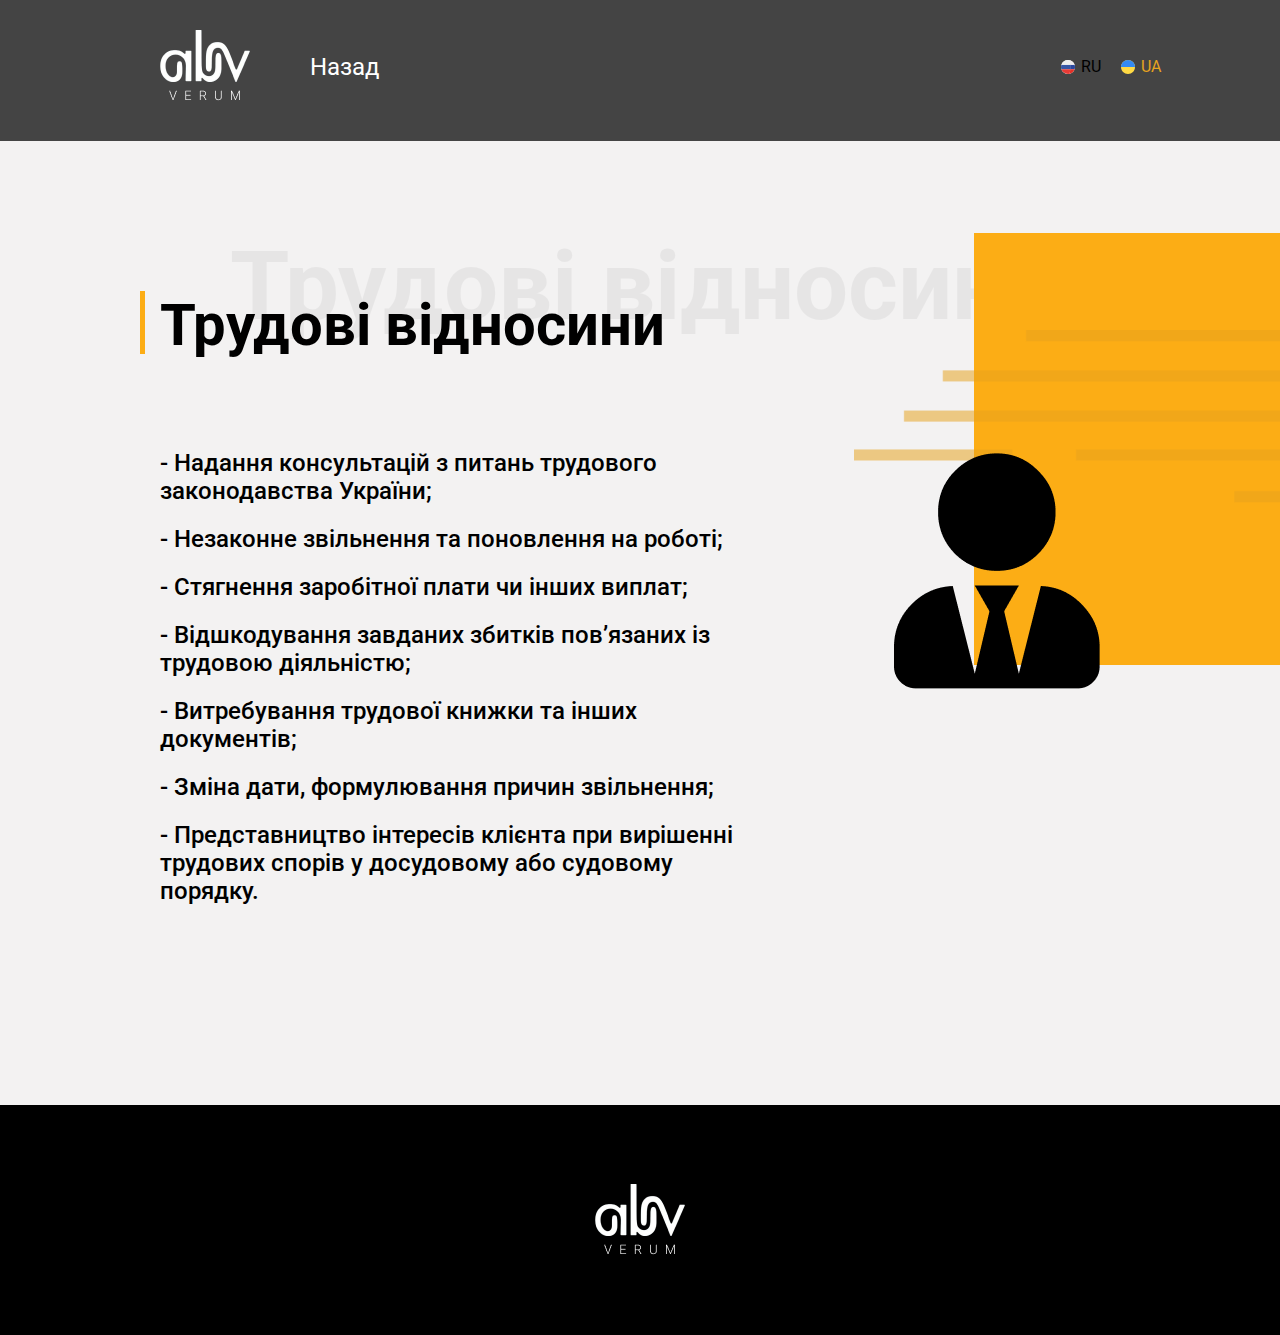
<file: page5-ua.html>
<!DOCTYPE html>
<html lang="en">
<head>
    <meta charset="UTF-8">
    <meta http-equiv="X-UA-Compatible" content="IE=edge">
    <meta name="viewport" content="width=device-width, initial-scale=1.0">
    <title>Document</title>

    <!-- <script src="./js/main.js"></script> -->
    <link rel="stylesheet" href="./css/main.css">
    
    <!-- Fonts -->
    <link rel="preconnect" href="https://fonts.gstatic.com">
    <link href="https://fonts.googleapis.com/css2?family=Roboto:ital,wght@0,400;0,500;0,700;1,300&display=swap" rel="stylesheet">
    
    <!-- aos animation -->
    <link href="https://unpkg.com/aos@2.3.1/dist/aos.css" rel="stylesheet">
    <link rel="icon" href="images/favicon.png" type="image/x-icon">
</head>
<body>
    <main class="pages">

        <header class="bg">
            <nav class="nav">
                <div class="container">
                    <div class="header__body">
                        <div class="logo">
                            <a href="#" class="">
                                <img src="./images/logo.png" alt="" style="width: 100%; height: 100%; object-fit: contain;">                
                            </a>
                        </div>
                        <div class="header__burger">
                            <span>
                                <div class="header-__burger__btn-menu">
                                    <svg width="35" height="20" viewBox="0 0 35 20" fill="none" xmlns="http://www.w3.org/2000/svg">
                                        <line x1="1" y1="1" x2="34" y2="1" stroke="white" stroke-width="2" stroke-linecap="round" stroke-linejoin="bevel"/>
                                        <line x1="1" y1="10" x2="34" y2="10" stroke="white" stroke-width="2" stroke-linecap="round" stroke-linejoin="bevel"/>
                                        <line x1="1" y1="19" x2="34" y2="19" stroke="white" stroke-width="2" stroke-linecap="round" stroke-linejoin="bevel"/>
                                    </svg>   
                                </div>
                            </span>
                            <div class="header__burger__btn-close">
                                <svg width="30" height="30" viewBox="0 0 30 30" fill="none" xmlns="http://www.w3.org/2000/svg">
                                    <circle cx="15" cy="15" r="14.5" stroke="white"/>
                                    <g clip-path="url(#clip0)">
                                    <path d="M14.4475 15.0007L10.1144 10.6676C9.96185 10.515 9.96185 10.2677 10.1144 10.1152C10.267 9.96261 10.5143 9.96259 10.6668 10.1152L15 14.4483L19.3331 10.1152C19.4857 9.96259 19.733 9.96259 19.8856 10.1152C20.0381 10.2677 20.0381 10.5151 19.8856 10.6676L15.5524 15.0007L19.8856 19.3339C20.0381 19.4864 20.0381 19.7338 19.8856 19.8863C19.8093 19.9626 19.7093 20.0007 19.6094 20.0007C19.5094 20.0007 19.4094 19.9626 19.3331 19.8863L15 15.5532L10.6669 19.8863C10.5906 19.9626 10.4906 20.0007 10.3906 20.0007C10.2907 20.0007 10.1907 19.9626 10.1144 19.8863C9.96185 19.7338 9.96185 19.4864 10.1144 19.3339L14.4475 15.0007Z" fill="white"/>
                                    </g>
                                    <defs>
                                    <clipPath id="clip0">
                                    <rect width="10" height="10" fill="white" transform="matrix(-1 0 0 1 20 10)"/>
                                    </clipPath>
                                    </defs>
                                </svg>
                            </div>
                        </div>
                        <nav class="header__menu">
                            <ul class="header__list">
                                <li>
                                    <a href="#about" class="header__link">Про бюро</a>
                                </li>
                                <li>
                                    <a href="#offers" class="header__link">Послуги</a>
                                </li>
                                <li>
                                    <a href="#vantage" class="header__link">Переваги</a>
                                </li>
                                <li>
                                    <a href="#contact" class="header__link">Контакти</a>
                                </li>                       
                            </ul>
                            <a href="index.html" class="header__link back">Назад</a>
                        </nav>
                        <a href="index.html" class="header__link back-mob">Назад</a>
                        <div class="contact">
                            <div class="social-link">
                                <a href="https://www.instagram.com/" class="link-item">
                                    <svg width="22" height="23" viewBox="0 0 22 23" fill="none" xmlns="http://www.w3.org/2000/svg">
                                        <path d="M11.0625 5.90012C7.9375 5.90012 5.44727 8.43918 5.44727 11.5154C5.44727 14.6404 7.9375 17.1306 11.0625 17.1306C14.1387 17.1306 16.6777 14.6404 16.6777 11.5154C16.6777 8.43918 14.1387 5.90012 11.0625 5.90012ZM11.0625 15.1775C9.06055 15.1775 7.40039 13.5661 7.40039 11.5154C7.40039 9.5134 9.01172 7.90207 11.0625 7.90207C13.0645 7.90207 14.6758 9.5134 14.6758 11.5154C14.6758 13.5661 13.0645 15.1775 11.0625 15.1775ZM18.1914 5.7048C18.1914 4.97238 17.6055 4.38644 16.873 4.38644C16.1406 4.38644 15.5547 4.97238 15.5547 5.7048C15.5547 6.43723 16.1406 7.02316 16.873 7.02316C17.6055 7.02316 18.1914 6.43723 18.1914 5.7048ZM21.9023 7.02316C21.8047 5.26535 21.4141 3.70285 20.1445 2.43332C18.875 1.16379 17.3125 0.773163 15.5547 0.675507C13.748 0.57785 8.32812 0.57785 6.52148 0.675507C4.76367 0.773163 3.25 1.16379 1.93164 2.43332C0.662109 3.70285 0.271484 5.26535 0.173828 7.02316C0.0761719 8.8298 0.0761719 14.2497 0.173828 16.0564C0.271484 17.8142 0.662109 19.3279 1.93164 20.6462C3.25 21.9157 4.76367 22.3064 6.52148 22.404C8.32812 22.5017 13.748 22.5017 15.5547 22.404C17.3125 22.3064 18.875 21.9157 20.1445 20.6462C21.4141 19.3279 21.8047 17.8142 21.9023 16.0564C22 14.2497 22 8.8298 21.9023 7.02316ZM19.5586 17.9607C19.2168 18.9372 18.4355 19.6696 17.5078 20.0603C16.043 20.6462 12.625 20.4997 11.0625 20.4997C9.45117 20.4997 6.0332 20.6462 4.61719 20.0603C3.64062 19.6696 2.9082 18.9372 2.51758 17.9607C1.93164 16.5446 2.07812 13.1267 2.07812 11.5154C2.07812 9.95285 1.93164 6.53488 2.51758 5.07004C2.9082 4.1423 3.64062 3.40988 4.61719 3.01926C6.0332 2.43332 9.45117 2.5798 11.0625 2.5798C12.625 2.5798 16.043 2.43332 17.5078 3.01926C18.4355 3.36105 19.168 4.1423 19.5586 5.07004C20.1445 6.53488 19.998 9.95285 19.998 11.5154C19.998 13.1267 20.1445 16.5446 19.5586 17.9607Z" fill="white"/>
                                    </svg>
                                </a>
                                <a href="https://www.facebook.com/" class="link-item">
                                    <svg width="14" height="26" viewBox="0 0 14 26" fill="none" xmlns="http://www.w3.org/2000/svg">
                                        <path d="M12.998 14.0779L13.6816 9.58566H9.33594V6.65598C9.33594 5.38644 9.92188 4.21457 11.875 4.21457H13.877V0.357147C13.877 0.357147 12.0703 0.0153503 10.3613 0.0153503C6.79688 0.0153503 4.45312 2.21262 4.45312 6.11887V9.58566H0.449219V14.0779H4.45312V25.0154H9.33594V14.0779H12.998Z" fill="white"/>
                                    </svg>    
                                </a>
                                <a href="https://telegram.org/" class="link-item">
                                    <svg width="22" height="19" viewBox="0 0 22 19" fill="none" xmlns="http://www.w3.org/2000/svg">
                                        <path d="M21.9023 1.84933C22.1953 0.482147 21.4141 -0.0549622 20.5352 0.286835L1.10156 7.75754C-0.216797 8.29465 -0.167969 9.02707 0.90625 9.36887L5.83789 10.8825L17.3613 3.65598C17.8984 3.26535 18.4355 3.50949 17.9961 3.85129L8.66992 12.2497L8.32812 17.3767C8.86523 17.3767 9.06055 17.1814 9.35352 16.8884L11.7461 14.5446L16.7754 18.2556C17.7031 18.7927 18.3867 18.4997 18.6309 17.4255L21.9023 1.84933Z" fill="white"/>
                                    </svg>
                                </a>
                            </div>
                        </div>
                        <div class="lang">
                            <a href="page5.html" class="lang-item">
                                <svg width="20" height="20" viewBox="0 0 20 20" fill="none" xmlns="http://www.w3.org/2000/svg">
                                    <path d="M10.0003 20C15.5229 20 19.9999 15.523 19.9999 10.0004C19.9999 4.47779 15.5229 0.000823975 10.0003 0.000823975C4.47769 0.000823975 0.000732422 4.47779 0.000732422 10.0004C0.000732422 15.523 4.47769 20 10.0003 20Z" fill="white"/>
                                    <path d="M19.4284 6.66583H13.2671C13.5347 8.802 13.5363 11.1557 13.2723 13.2946H19.4416C19.8017 12.2627 19.9997 11.1546 19.9997 10.0001C19.9999 8.83041 19.7973 7.70873 19.4284 6.66583Z" fill="#2B479D"/>
                                    <path d="M13.2672 6.66581H19.4284C19.4275 6.66265 19.4265 6.65999 19.4252 6.65712C18.1455 3.04848 14.8534 0.393478 10.8979 0.0410461C12.4288 0.880094 12.8759 3.53843 13.2672 6.66581Z" fill="#EFECEC"/>
                                    <path d="M10.8982 19.9585C14.8607 19.6054 18.1574 16.9412 19.4322 13.3229C19.4356 13.3133 19.4384 13.3038 19.4419 13.2945H13.2725C12.8842 16.4388 12.4351 19.1159 10.8982 19.9585Z" fill="#E63026"/>
                                    <path d="M0 10C0 11.1547 0.19832 12.2626 0.558141 13.2945H13.787C14.0513 11.1555 14.0494 8.8019 13.7821 6.66574H0.571441C0.202584 7.70868 0 8.83036 0 10Z" fill="#3757A6"/>
                                    <path d="M0.5747 6.65717C0.573771 6.66 0.5728 6.6627 0.571533 6.66587H13.7823C13.3907 3.53844 12.4288 0.880149 10.8982 0.0411014C10.6021 0.0148812 10.3027 6.10356e-05 9.99992 6.10356e-05C5.64977 1.8813e-05 1.95044 2.77831 0.5747 6.65717Z" fill="#EFEFEF"/>
                                    <path d="M13.787 13.2945H0.558105C0.561441 13.3038 0.564566 13.3133 0.567732 13.3229C1.93798 17.2117 5.64264 19.9998 9.99975 19.9998C10.3026 19.9998 10.602 19.985 10.898 19.9584C12.4351 19.1159 13.3987 16.4389 13.787 13.2945Z" fill="#E73B36"/>
                                </svg>     
                                RU
                            </a>
                            <a href="page5-ua.html" class="lang-item active">
                                <svg width="20" height="20" viewBox="0 0 20 20" fill="none" xmlns="http://www.w3.org/2000/svg">
                                    <path d="M10 20C15.5228 20 20 15.5228 20 10C20 4.47715 15.5228 0 10 0C4.47715 0 0 4.47715 0 10C0 15.5228 4.47715 20 10 20Z" fill="#FFDA44"/>
                                    <path d="M0 10C0 4.47719 4.47719 0 10 0C15.5228 0 20 4.47719 20 10" fill="#338AF3"/>
                                </svg>
                                UA
                            </a>
                        </div>
                    </div>
                </div>
            </nav>
        </header>

        <section class="page5">
            <div class="bg-rect-right">
                <img src="./images/bg-rect.png" alt="" style="width: 100%; height: 100%; object-fit: contain;">
            </div>
            <div class="container">
                <div class="content">
                    <div class="content--right">
                        <div class="content-title dark">
                            <p class="title ua">Трудові відносини</p>
                        </div>
                        <ul>
                            <li class="text"> - Надання консультацій з питань трудового законодавства України;</li>
                            <li class="text">- Незаконне звільнення та поновлення на роботі;</li>
                            <li class="text">- Стягнення заробітної плати чи інших виплат;</li>
                            <li class="text">- Відшкодування завданих збитків пов’язаних із трудовою діяльністю;</li>
                            <li class="text">- Витребування трудової книжки та інших документів;</li>
                            <li class="text">- Зміна дати, формулювання причин звільнення;</li>
                            <li class="text">- Представництво інтересів клієнта при вирішенні трудових спорів у досудовому або судовому порядку.</li>
                        </ul>
                    </div>
                    <div class="content--left">
                        <div class="image">
                            <img src="./images/img5.png" alt="" style="width: 100%; height: 100%; object-fit: contain;">
                        </div>
                    </div>
                </div>
            </div>
        </section>

        <footer class="footer">
            <div class="logo">
                <a href="#" class="">
                    <img src="./images/logo.png" alt="" style="width: 100%; height: 100%; object-fit: contain;">                
                </a>
            </div>
        </footer>
    </main>
    
    <script src="https://code.jquery.com/jquery-3.4.1.slim.min.js"></script>
    
    
    <script src="https://unpkg.com/aos@next/dist/aos.js"></script>
    
    <script>
    AOS.init();
    </script>
    
    
    <script src="./js/main.js"></script>
</body>
</html>
</file>
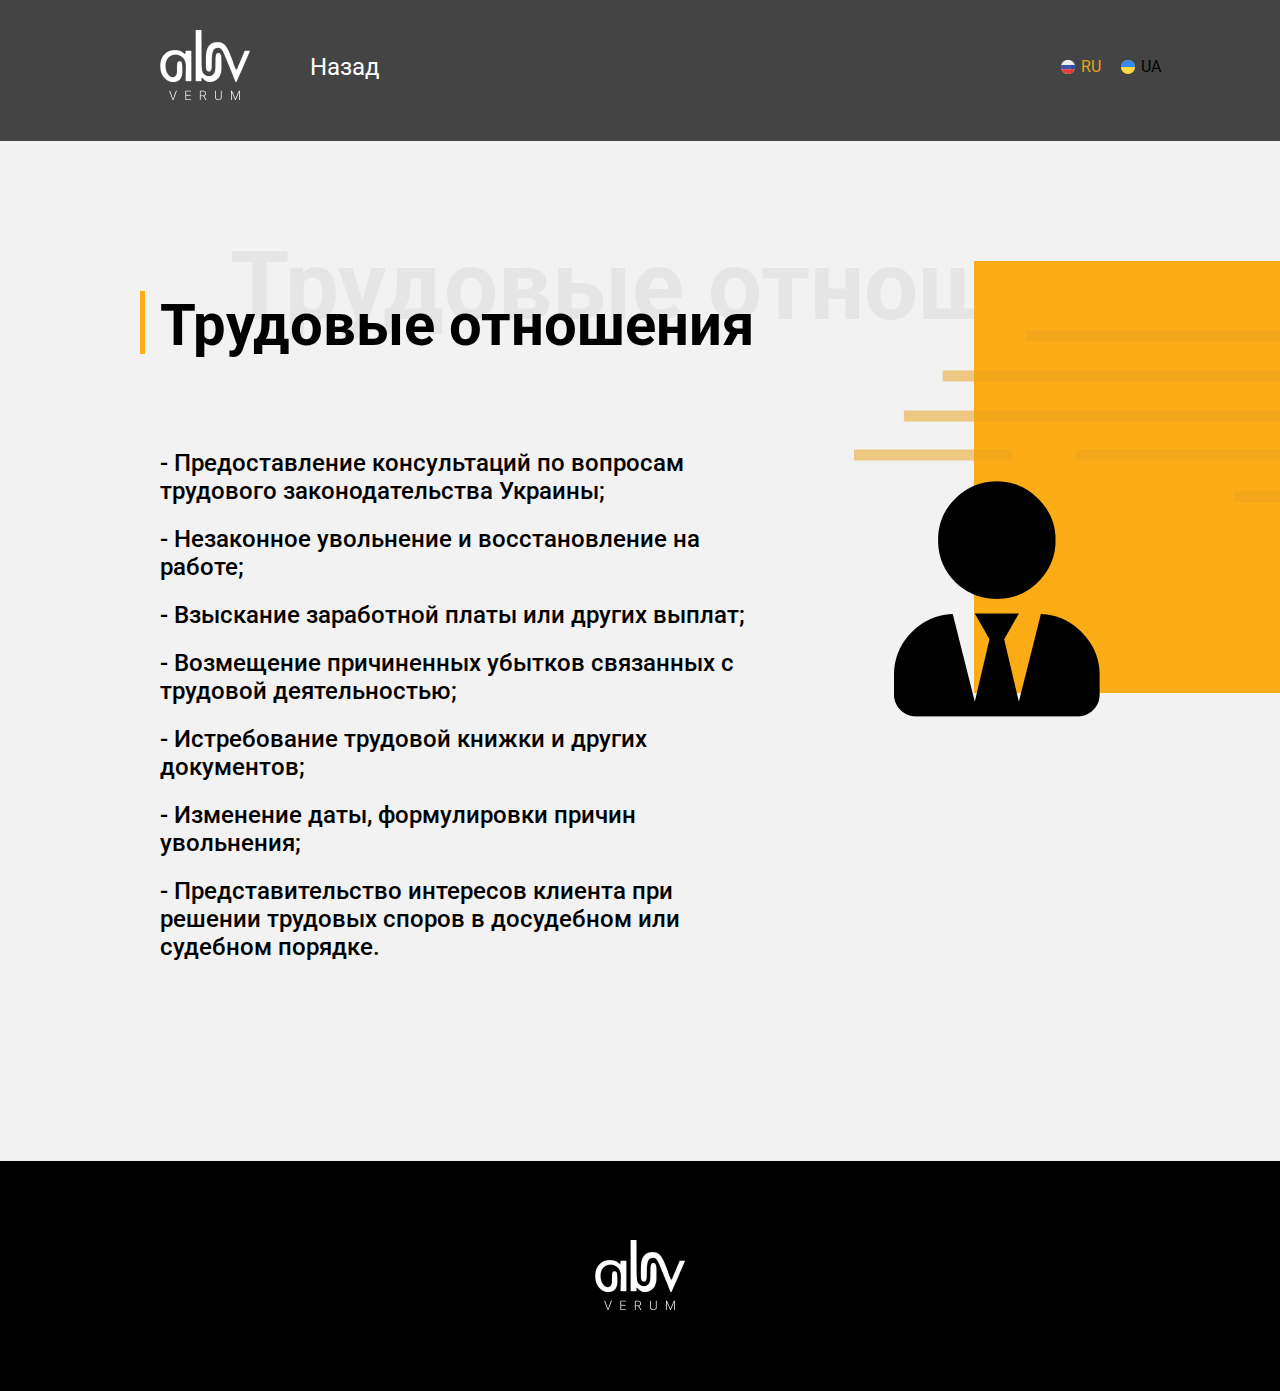
<file: page5.html>
<!DOCTYPE html>
<html lang="en">
<head>
    <meta charset="UTF-8">
    <meta http-equiv="X-UA-Compatible" content="IE=edge">
    <meta name="viewport" content="width=device-width, initial-scale=1.0">
    <title>Document</title>

    <!-- <script src="./js/main.js"></script> -->
    <link rel="stylesheet" href="./css/main.css">
    
    <!-- Fonts -->
    <link rel="preconnect" href="https://fonts.gstatic.com">
    <link href="https://fonts.googleapis.com/css2?family=Roboto:ital,wght@0,400;0,500;0,700;1,300&display=swap" rel="stylesheet">
    
    <!-- aos animation -->
    <link href="https://unpkg.com/aos@2.3.1/dist/aos.css" rel="stylesheet">
    <link rel="icon" href="images/favicon.png" type="image/x-icon">
</head>
<body>
    <main class="pages">

        <header class="bg">
            <nav class="nav">
                <div class="container">
                    <div class="header__body">
                        <div class="logo">
                            <a href="#" class="">
                                <img src="./images/logo.png" alt="" style="width: 100%; height: 100%; object-fit: contain;">                
                            </a>
                        </div>
                        <div class="header__burger">
                            <span>
                                <div class="header-__burger__btn-menu">
                                    <svg width="35" height="20" viewBox="0 0 35 20" fill="none" xmlns="http://www.w3.org/2000/svg">
                                        <line x1="1" y1="1" x2="34" y2="1" stroke="white" stroke-width="2" stroke-linecap="round" stroke-linejoin="bevel"/>
                                        <line x1="1" y1="10" x2="34" y2="10" stroke="white" stroke-width="2" stroke-linecap="round" stroke-linejoin="bevel"/>
                                        <line x1="1" y1="19" x2="34" y2="19" stroke="white" stroke-width="2" stroke-linecap="round" stroke-linejoin="bevel"/>
                                    </svg>   
                                </div>
                            </span>
                            <div class="header__burger__btn-close">
                                <svg width="30" height="30" viewBox="0 0 30 30" fill="none" xmlns="http://www.w3.org/2000/svg">
                                    <circle cx="15" cy="15" r="14.5" stroke="white"/>
                                    <g clip-path="url(#clip0)">
                                    <path d="M14.4475 15.0007L10.1144 10.6676C9.96185 10.515 9.96185 10.2677 10.1144 10.1152C10.267 9.96261 10.5143 9.96259 10.6668 10.1152L15 14.4483L19.3331 10.1152C19.4857 9.96259 19.733 9.96259 19.8856 10.1152C20.0381 10.2677 20.0381 10.5151 19.8856 10.6676L15.5524 15.0007L19.8856 19.3339C20.0381 19.4864 20.0381 19.7338 19.8856 19.8863C19.8093 19.9626 19.7093 20.0007 19.6094 20.0007C19.5094 20.0007 19.4094 19.9626 19.3331 19.8863L15 15.5532L10.6669 19.8863C10.5906 19.9626 10.4906 20.0007 10.3906 20.0007C10.2907 20.0007 10.1907 19.9626 10.1144 19.8863C9.96185 19.7338 9.96185 19.4864 10.1144 19.3339L14.4475 15.0007Z" fill="white"/>
                                    </g>
                                    <defs>
                                    <clipPath id="clip0">
                                    <rect width="10" height="10" fill="white" transform="matrix(-1 0 0 1 20 10)"/>
                                    </clipPath>
                                    </defs>
                                </svg>
                            </div>
                        </div>
                        <nav class="header__menu">
                            <ul class="header__list">
                                <li>
                                    <a href="#about" class="header__link">О бюро</a>
                                </li>
                                <li>
                                    <a href="#offers" class="header__link">Услуги</a>
                                </li>
                                <li>
                                    <a href="#vantage" class="header__link">Преимущества</a>
                                </li>
                                <li>
                                    <a href="#contact" class="header__link">Контакты</a>
                                </li>                    
                            </ul>
                            <a href="index.html" class="header__link back">Назад</a>
                        </nav>
                        <a href="index.html" class="header__link back-mob">Назад</a>
                        <div class="contact">
                            <div class="social-link">
                                <a href="https://www.instagram.com/" class="link-item">
                                    <svg width="22" height="23" viewBox="0 0 22 23" fill="none" xmlns="http://www.w3.org/2000/svg">
                                        <path d="M11.0625 5.90012C7.9375 5.90012 5.44727 8.43918 5.44727 11.5154C5.44727 14.6404 7.9375 17.1306 11.0625 17.1306C14.1387 17.1306 16.6777 14.6404 16.6777 11.5154C16.6777 8.43918 14.1387 5.90012 11.0625 5.90012ZM11.0625 15.1775C9.06055 15.1775 7.40039 13.5661 7.40039 11.5154C7.40039 9.5134 9.01172 7.90207 11.0625 7.90207C13.0645 7.90207 14.6758 9.5134 14.6758 11.5154C14.6758 13.5661 13.0645 15.1775 11.0625 15.1775ZM18.1914 5.7048C18.1914 4.97238 17.6055 4.38644 16.873 4.38644C16.1406 4.38644 15.5547 4.97238 15.5547 5.7048C15.5547 6.43723 16.1406 7.02316 16.873 7.02316C17.6055 7.02316 18.1914 6.43723 18.1914 5.7048ZM21.9023 7.02316C21.8047 5.26535 21.4141 3.70285 20.1445 2.43332C18.875 1.16379 17.3125 0.773163 15.5547 0.675507C13.748 0.57785 8.32812 0.57785 6.52148 0.675507C4.76367 0.773163 3.25 1.16379 1.93164 2.43332C0.662109 3.70285 0.271484 5.26535 0.173828 7.02316C0.0761719 8.8298 0.0761719 14.2497 0.173828 16.0564C0.271484 17.8142 0.662109 19.3279 1.93164 20.6462C3.25 21.9157 4.76367 22.3064 6.52148 22.404C8.32812 22.5017 13.748 22.5017 15.5547 22.404C17.3125 22.3064 18.875 21.9157 20.1445 20.6462C21.4141 19.3279 21.8047 17.8142 21.9023 16.0564C22 14.2497 22 8.8298 21.9023 7.02316ZM19.5586 17.9607C19.2168 18.9372 18.4355 19.6696 17.5078 20.0603C16.043 20.6462 12.625 20.4997 11.0625 20.4997C9.45117 20.4997 6.0332 20.6462 4.61719 20.0603C3.64062 19.6696 2.9082 18.9372 2.51758 17.9607C1.93164 16.5446 2.07812 13.1267 2.07812 11.5154C2.07812 9.95285 1.93164 6.53488 2.51758 5.07004C2.9082 4.1423 3.64062 3.40988 4.61719 3.01926C6.0332 2.43332 9.45117 2.5798 11.0625 2.5798C12.625 2.5798 16.043 2.43332 17.5078 3.01926C18.4355 3.36105 19.168 4.1423 19.5586 5.07004C20.1445 6.53488 19.998 9.95285 19.998 11.5154C19.998 13.1267 20.1445 16.5446 19.5586 17.9607Z" fill="white"/>
                                    </svg>
                                </a>
                                <a href="https://www.facebook.com/" class="link-item">
                                    <svg width="14" height="26" viewBox="0 0 14 26" fill="none" xmlns="http://www.w3.org/2000/svg">
                                        <path d="M12.998 14.0779L13.6816 9.58566H9.33594V6.65598C9.33594 5.38644 9.92188 4.21457 11.875 4.21457H13.877V0.357147C13.877 0.357147 12.0703 0.0153503 10.3613 0.0153503C6.79688 0.0153503 4.45312 2.21262 4.45312 6.11887V9.58566H0.449219V14.0779H4.45312V25.0154H9.33594V14.0779H12.998Z" fill="white"/>
                                    </svg>    
                                </a>
                                <a href="https://telegram.org/" class="link-item">
                                    <svg width="22" height="19" viewBox="0 0 22 19" fill="none" xmlns="http://www.w3.org/2000/svg">
                                        <path d="M21.9023 1.84933C22.1953 0.482147 21.4141 -0.0549622 20.5352 0.286835L1.10156 7.75754C-0.216797 8.29465 -0.167969 9.02707 0.90625 9.36887L5.83789 10.8825L17.3613 3.65598C17.8984 3.26535 18.4355 3.50949 17.9961 3.85129L8.66992 12.2497L8.32812 17.3767C8.86523 17.3767 9.06055 17.1814 9.35352 16.8884L11.7461 14.5446L16.7754 18.2556C17.7031 18.7927 18.3867 18.4997 18.6309 17.4255L21.9023 1.84933Z" fill="white"/>
                                    </svg>
                                </a>
                            </div>
                        </div>
                        <div class="lang">
                            <a href="page5.html" class="lang-item active">
                                <svg width="20" height="20" viewBox="0 0 20 20" fill="none" xmlns="http://www.w3.org/2000/svg">
                                    <path d="M10.0003 20C15.5229 20 19.9999 15.523 19.9999 10.0004C19.9999 4.47779 15.5229 0.000823975 10.0003 0.000823975C4.47769 0.000823975 0.000732422 4.47779 0.000732422 10.0004C0.000732422 15.523 4.47769 20 10.0003 20Z" fill="white"/>
                                    <path d="M19.4284 6.66583H13.2671C13.5347 8.802 13.5363 11.1557 13.2723 13.2946H19.4416C19.8017 12.2627 19.9997 11.1546 19.9997 10.0001C19.9999 8.83041 19.7973 7.70873 19.4284 6.66583Z" fill="#2B479D"/>
                                    <path d="M13.2672 6.66581H19.4284C19.4275 6.66265 19.4265 6.65999 19.4252 6.65712C18.1455 3.04848 14.8534 0.393478 10.8979 0.0410461C12.4288 0.880094 12.8759 3.53843 13.2672 6.66581Z" fill="#EFECEC"/>
                                    <path d="M10.8982 19.9585C14.8607 19.6054 18.1574 16.9412 19.4322 13.3229C19.4356 13.3133 19.4384 13.3038 19.4419 13.2945H13.2725C12.8842 16.4388 12.4351 19.1159 10.8982 19.9585Z" fill="#E63026"/>
                                    <path d="M0 10C0 11.1547 0.19832 12.2626 0.558141 13.2945H13.787C14.0513 11.1555 14.0494 8.8019 13.7821 6.66574H0.571441C0.202584 7.70868 0 8.83036 0 10Z" fill="#3757A6"/>
                                    <path d="M0.5747 6.65717C0.573771 6.66 0.5728 6.6627 0.571533 6.66587H13.7823C13.3907 3.53844 12.4288 0.880149 10.8982 0.0411014C10.6021 0.0148812 10.3027 6.10356e-05 9.99992 6.10356e-05C5.64977 1.8813e-05 1.95044 2.77831 0.5747 6.65717Z" fill="#EFEFEF"/>
                                    <path d="M13.787 13.2945H0.558105C0.561441 13.3038 0.564566 13.3133 0.567732 13.3229C1.93798 17.2117 5.64264 19.9998 9.99975 19.9998C10.3026 19.9998 10.602 19.985 10.898 19.9584C12.4351 19.1159 13.3987 16.4389 13.787 13.2945Z" fill="#E73B36"/>
                                </svg>     
                                RU
                            </a>
                            <a href="page5-ua.html" class="lang-item">
                                <svg width="20" height="20" viewBox="0 0 20 20" fill="none" xmlns="http://www.w3.org/2000/svg">
                                    <path d="M10 20C15.5228 20 20 15.5228 20 10C20 4.47715 15.5228 0 10 0C4.47715 0 0 4.47715 0 10C0 15.5228 4.47715 20 10 20Z" fill="#FFDA44"/>
                                    <path d="M0 10C0 4.47719 4.47719 0 10 0C15.5228 0 20 4.47719 20 10" fill="#338AF3"/>
                                </svg>
                                UA
                            </a>
                        </div>
                    </div>
                </div>
            </nav>
        </header>

        <section class="page5">
            <div class="bg-rect-right">
                <img src="./images/bg-rect.png" alt="" style="width: 100%; height: 100%; object-fit: contain;">
            </div>
            <div class="container">
                <div class="content">
                    <div class="content--right">
                        <div class="content-title dark">
                            <p class="title">Трудовые отношения</p>
                        </div>
                        <ul>
                            <li class="text">- Предоставление консультаций по вопросам трудового законодательства Украины;</li>
                            <li class="text">- Незаконное увольнение и восстановление на работе;</li>
                            <li class="text">- Взыскание заработной платы или других выплат;</li>
                            <li class="text">- Возмещение причиненных убытков связанных с трудовой деятельностью;</li>
                            <li class="text">- Истребование трудовой книжки и других документов;</li>
                            <li class="text">- Изменение даты, формулировки причин увольнения;</li>
                            <li class="text">- Представительство интересов клиента при решении трудовых споров в досудебном или судебном порядке.</li>
                        </ul>
                    </div>
                    <div class="content--left">
                        <div class="image">
                            <img src="./images/img5.png" alt="" style="width: 100%; height: 100%; object-fit: contain;">
                        </div>
                    </div>
                </div>
            </div>
        </section>

        <footer class="footer">
            <div class="logo">
                <a href="#" class="">
                    <img src="./images/logo.png" alt="" style="width: 100%; height: 100%; object-fit: contain;">                
                </a>
            </div>
        </footer>
    </main>
    
    <script src="https://code.jquery.com/jquery-3.4.1.slim.min.js"></script>
    
    
    <script src="https://unpkg.com/aos@next/dist/aos.js"></script>
    
    <script>
    AOS.init();
    </script>
    
    
    <script src="./js/main.js"></script>
</body>
</html>
</file>
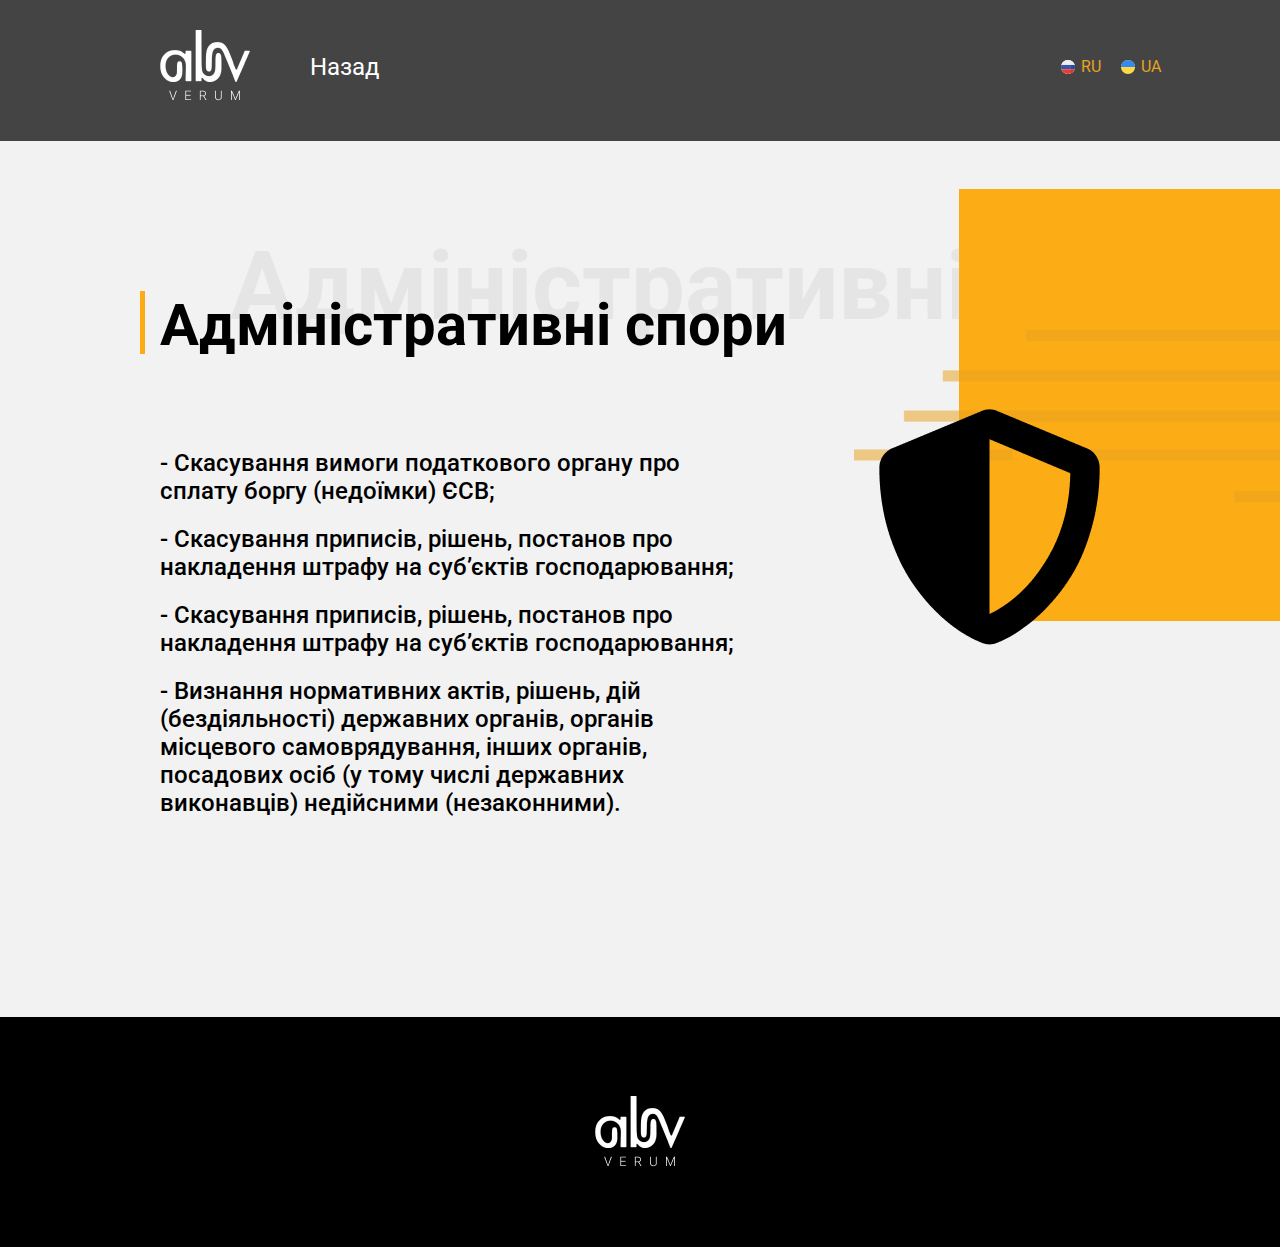
<file: page6-ua.html>
<!DOCTYPE html>
<html lang="en">
<head>
    <meta charset="UTF-8">
    <meta http-equiv="X-UA-Compatible" content="IE=edge">
    <meta name="viewport" content="width=device-width, initial-scale=1.0">
    <title>Document</title>

    <!-- <script src="./js/main.js"></script> -->
    <link rel="stylesheet" href="./css/main.css">
    
    <!-- Fonts -->
    <link rel="preconnect" href="https://fonts.gstatic.com">
    <link href="https://fonts.googleapis.com/css2?family=Roboto:ital,wght@0,400;0,500;0,700;1,300&display=swap" rel="stylesheet">
    
    <!-- aos animation -->
    <link href="https://unpkg.com/aos@2.3.1/dist/aos.css" rel="stylesheet">
    <link rel="icon" href="images/favicon.png" type="image/x-icon">
</head>
<body>
    <main class="pages">

        <header class="bg">
            <nav class="nav">
                <div class="container">
                    <div class="header__body">
                        <div class="logo">
                            <a href="#" class="">
                                <img src="./images/logo.png" alt="" style="width: 100%; height: 100%; object-fit: contain;">                
                            </a>
                        </div>
                        <div class="header__burger">
                            <span>
                                <div class="header-__burger__btn-menu">
                                    <svg width="35" height="20" viewBox="0 0 35 20" fill="none" xmlns="http://www.w3.org/2000/svg">
                                        <line x1="1" y1="1" x2="34" y2="1" stroke="white" stroke-width="2" stroke-linecap="round" stroke-linejoin="bevel"/>
                                        <line x1="1" y1="10" x2="34" y2="10" stroke="white" stroke-width="2" stroke-linecap="round" stroke-linejoin="bevel"/>
                                        <line x1="1" y1="19" x2="34" y2="19" stroke="white" stroke-width="2" stroke-linecap="round" stroke-linejoin="bevel"/>
                                    </svg>   
                                </div>
                            </span>
                            <div class="header__burger__btn-close">
                                <svg width="30" height="30" viewBox="0 0 30 30" fill="none" xmlns="http://www.w3.org/2000/svg">
                                    <circle cx="15" cy="15" r="14.5" stroke="white"/>
                                    <g clip-path="url(#clip0)">
                                    <path d="M14.4475 15.0007L10.1144 10.6676C9.96185 10.515 9.96185 10.2677 10.1144 10.1152C10.267 9.96261 10.5143 9.96259 10.6668 10.1152L15 14.4483L19.3331 10.1152C19.4857 9.96259 19.733 9.96259 19.8856 10.1152C20.0381 10.2677 20.0381 10.5151 19.8856 10.6676L15.5524 15.0007L19.8856 19.3339C20.0381 19.4864 20.0381 19.7338 19.8856 19.8863C19.8093 19.9626 19.7093 20.0007 19.6094 20.0007C19.5094 20.0007 19.4094 19.9626 19.3331 19.8863L15 15.5532L10.6669 19.8863C10.5906 19.9626 10.4906 20.0007 10.3906 20.0007C10.2907 20.0007 10.1907 19.9626 10.1144 19.8863C9.96185 19.7338 9.96185 19.4864 10.1144 19.3339L14.4475 15.0007Z" fill="white"/>
                                    </g>
                                    <defs>
                                    <clipPath id="clip0">
                                    <rect width="10" height="10" fill="white" transform="matrix(-1 0 0 1 20 10)"/>
                                    </clipPath>
                                    </defs>
                                </svg>
                            </div>
                        </div>
                        <nav class="header__menu">
                            <ul class="header__list">
                                <li>
                                    <a href="#about" class="header__link">Про бюро</a>
                                </li>
                                <li>
                                    <a href="#offers" class="header__link">Послуги</a>
                                </li>
                                <li>
                                    <a href="#vantage" class="header__link">Переваги</a>
                                </li>
                                <li>
                                    <a href="#contact" class="header__link">Контакти</a>
                                </li>                      
                            </ul>
                            <a href="index.html" class="header__link back">Назад</a>
                        </nav>
                        <a href="index.html" class="header__link back-mob">Назад</a>
                        <div class="contact">
                            <div class="social-link">
                                <a href="https://www.instagram.com/" class="link-item">
                                    <svg width="22" height="23" viewBox="0 0 22 23" fill="none" xmlns="http://www.w3.org/2000/svg">
                                        <path d="M11.0625 5.90012C7.9375 5.90012 5.44727 8.43918 5.44727 11.5154C5.44727 14.6404 7.9375 17.1306 11.0625 17.1306C14.1387 17.1306 16.6777 14.6404 16.6777 11.5154C16.6777 8.43918 14.1387 5.90012 11.0625 5.90012ZM11.0625 15.1775C9.06055 15.1775 7.40039 13.5661 7.40039 11.5154C7.40039 9.5134 9.01172 7.90207 11.0625 7.90207C13.0645 7.90207 14.6758 9.5134 14.6758 11.5154C14.6758 13.5661 13.0645 15.1775 11.0625 15.1775ZM18.1914 5.7048C18.1914 4.97238 17.6055 4.38644 16.873 4.38644C16.1406 4.38644 15.5547 4.97238 15.5547 5.7048C15.5547 6.43723 16.1406 7.02316 16.873 7.02316C17.6055 7.02316 18.1914 6.43723 18.1914 5.7048ZM21.9023 7.02316C21.8047 5.26535 21.4141 3.70285 20.1445 2.43332C18.875 1.16379 17.3125 0.773163 15.5547 0.675507C13.748 0.57785 8.32812 0.57785 6.52148 0.675507C4.76367 0.773163 3.25 1.16379 1.93164 2.43332C0.662109 3.70285 0.271484 5.26535 0.173828 7.02316C0.0761719 8.8298 0.0761719 14.2497 0.173828 16.0564C0.271484 17.8142 0.662109 19.3279 1.93164 20.6462C3.25 21.9157 4.76367 22.3064 6.52148 22.404C8.32812 22.5017 13.748 22.5017 15.5547 22.404C17.3125 22.3064 18.875 21.9157 20.1445 20.6462C21.4141 19.3279 21.8047 17.8142 21.9023 16.0564C22 14.2497 22 8.8298 21.9023 7.02316ZM19.5586 17.9607C19.2168 18.9372 18.4355 19.6696 17.5078 20.0603C16.043 20.6462 12.625 20.4997 11.0625 20.4997C9.45117 20.4997 6.0332 20.6462 4.61719 20.0603C3.64062 19.6696 2.9082 18.9372 2.51758 17.9607C1.93164 16.5446 2.07812 13.1267 2.07812 11.5154C2.07812 9.95285 1.93164 6.53488 2.51758 5.07004C2.9082 4.1423 3.64062 3.40988 4.61719 3.01926C6.0332 2.43332 9.45117 2.5798 11.0625 2.5798C12.625 2.5798 16.043 2.43332 17.5078 3.01926C18.4355 3.36105 19.168 4.1423 19.5586 5.07004C20.1445 6.53488 19.998 9.95285 19.998 11.5154C19.998 13.1267 20.1445 16.5446 19.5586 17.9607Z" fill="white"/>
                                    </svg>
                                </a>
                                <a href="https://www.facebook.com/" class="link-item">
                                    <svg width="14" height="26" viewBox="0 0 14 26" fill="none" xmlns="http://www.w3.org/2000/svg">
                                        <path d="M12.998 14.0779L13.6816 9.58566H9.33594V6.65598C9.33594 5.38644 9.92188 4.21457 11.875 4.21457H13.877V0.357147C13.877 0.357147 12.0703 0.0153503 10.3613 0.0153503C6.79688 0.0153503 4.45312 2.21262 4.45312 6.11887V9.58566H0.449219V14.0779H4.45312V25.0154H9.33594V14.0779H12.998Z" fill="white"/>
                                    </svg>    
                                </a>
                                <a href="https://telegram.org/" class="link-item">
                                    <svg width="22" height="19" viewBox="0 0 22 19" fill="none" xmlns="http://www.w3.org/2000/svg">
                                        <path d="M21.9023 1.84933C22.1953 0.482147 21.4141 -0.0549622 20.5352 0.286835L1.10156 7.75754C-0.216797 8.29465 -0.167969 9.02707 0.90625 9.36887L5.83789 10.8825L17.3613 3.65598C17.8984 3.26535 18.4355 3.50949 17.9961 3.85129L8.66992 12.2497L8.32812 17.3767C8.86523 17.3767 9.06055 17.1814 9.35352 16.8884L11.7461 14.5446L16.7754 18.2556C17.7031 18.7927 18.3867 18.4997 18.6309 17.4255L21.9023 1.84933Z" fill="white"/>
                                    </svg>
                                </a>
                            </div>
                        </div>
                        <div class="lang">
                            <a href="page6.html" class="lang-item active">
                                <svg width="20" height="20" viewBox="0 0 20 20" fill="none" xmlns="http://www.w3.org/2000/svg">
                                    <path d="M10.0003 20C15.5229 20 19.9999 15.523 19.9999 10.0004C19.9999 4.47779 15.5229 0.000823975 10.0003 0.000823975C4.47769 0.000823975 0.000732422 4.47779 0.000732422 10.0004C0.000732422 15.523 4.47769 20 10.0003 20Z" fill="white"/>
                                    <path d="M19.4284 6.66583H13.2671C13.5347 8.802 13.5363 11.1557 13.2723 13.2946H19.4416C19.8017 12.2627 19.9997 11.1546 19.9997 10.0001C19.9999 8.83041 19.7973 7.70873 19.4284 6.66583Z" fill="#2B479D"/>
                                    <path d="M13.2672 6.66581H19.4284C19.4275 6.66265 19.4265 6.65999 19.4252 6.65712C18.1455 3.04848 14.8534 0.393478 10.8979 0.0410461C12.4288 0.880094 12.8759 3.53843 13.2672 6.66581Z" fill="#EFECEC"/>
                                    <path d="M10.8982 19.9585C14.8607 19.6054 18.1574 16.9412 19.4322 13.3229C19.4356 13.3133 19.4384 13.3038 19.4419 13.2945H13.2725C12.8842 16.4388 12.4351 19.1159 10.8982 19.9585Z" fill="#E63026"/>
                                    <path d="M0 10C0 11.1547 0.19832 12.2626 0.558141 13.2945H13.787C14.0513 11.1555 14.0494 8.8019 13.7821 6.66574H0.571441C0.202584 7.70868 0 8.83036 0 10Z" fill="#3757A6"/>
                                    <path d="M0.5747 6.65717C0.573771 6.66 0.5728 6.6627 0.571533 6.66587H13.7823C13.3907 3.53844 12.4288 0.880149 10.8982 0.0411014C10.6021 0.0148812 10.3027 6.10356e-05 9.99992 6.10356e-05C5.64977 1.8813e-05 1.95044 2.77831 0.5747 6.65717Z" fill="#EFEFEF"/>
                                    <path d="M13.787 13.2945H0.558105C0.561441 13.3038 0.564566 13.3133 0.567732 13.3229C1.93798 17.2117 5.64264 19.9998 9.99975 19.9998C10.3026 19.9998 10.602 19.985 10.898 19.9584C12.4351 19.1159 13.3987 16.4389 13.787 13.2945Z" fill="#E73B36"/>
                                </svg>     
                                RU
                            </a>
                            <a href="page6-ua.html" class="lang-item active">
                                <svg width="20" height="20" viewBox="0 0 20 20" fill="none" xmlns="http://www.w3.org/2000/svg">
                                    <path d="M10 20C15.5228 20 20 15.5228 20 10C20 4.47715 15.5228 0 10 0C4.47715 0 0 4.47715 0 10C0 15.5228 4.47715 20 10 20Z" fill="#FFDA44"/>
                                    <path d="M0 10C0 4.47719 4.47719 0 10 0C15.5228 0 20 4.47719 20 10" fill="#338AF3"/>
                                </svg>
                                UA
                            </a>
                        </div>
                    </div>
                </div>
            </nav>
        </header>

        <section class="page6">
            <div class="bg-rect-right">
                <img src="./images/bg-rect.png" alt="" style="width: 100%; height: 100%; object-fit: contain;">
            </div>
            <div class="container">
                <div class="content">
                    <div class="content--right">
                        <div class="content-title dark">
                            <p class="title ua">Адміністративні спори </p>
                        </div>
                        <ul>
                            <li class="text">- Скасування вимоги податкового органу про сплату боргу (недоїмки) ЄСВ;</li>
                            <li class="text">- Скасування приписів, рішень, постанов про накладення штрафу на суб’єктів господарювання;</li>
                            <li class="text">- Скасування приписів, рішень, постанов про накладення штрафу на суб’єктів господарювання;</li>
                            <li class="text">- Визнання нормативних актів, рішень, дій (бездіяльності) державних органів, органів місцевого самоврядування, інших органів, посадових осіб (у тому числі державних виконавців) недійсними (незаконними).</li>
                        </ul>
                    </div>
                    <div class="content--left">
                        <div class="image">
                            <img src="./images/img6.png" alt="" style="width: 100%; height: 100%; object-fit: contain;">
                        </div>
                    </div>
                </div>
            </div>
        </section>

        <footer class="footer">
            <div class="logo">
                <a href="#" class="">
                    <img src="./images/logo.png" alt="" style="width: 100%; height: 100%; object-fit: contain;">                
                </a>
            </div>
        </footer>
    </main>
    
    <script src="https://code.jquery.com/jquery-3.4.1.slim.min.js"></script>
    
    
    <script src="https://unpkg.com/aos@next/dist/aos.js"></script>
    
    <script>
    AOS.init();
    </script>
    
    
    <script src="./js/main.js"></script>
</body>
</html>
</file>
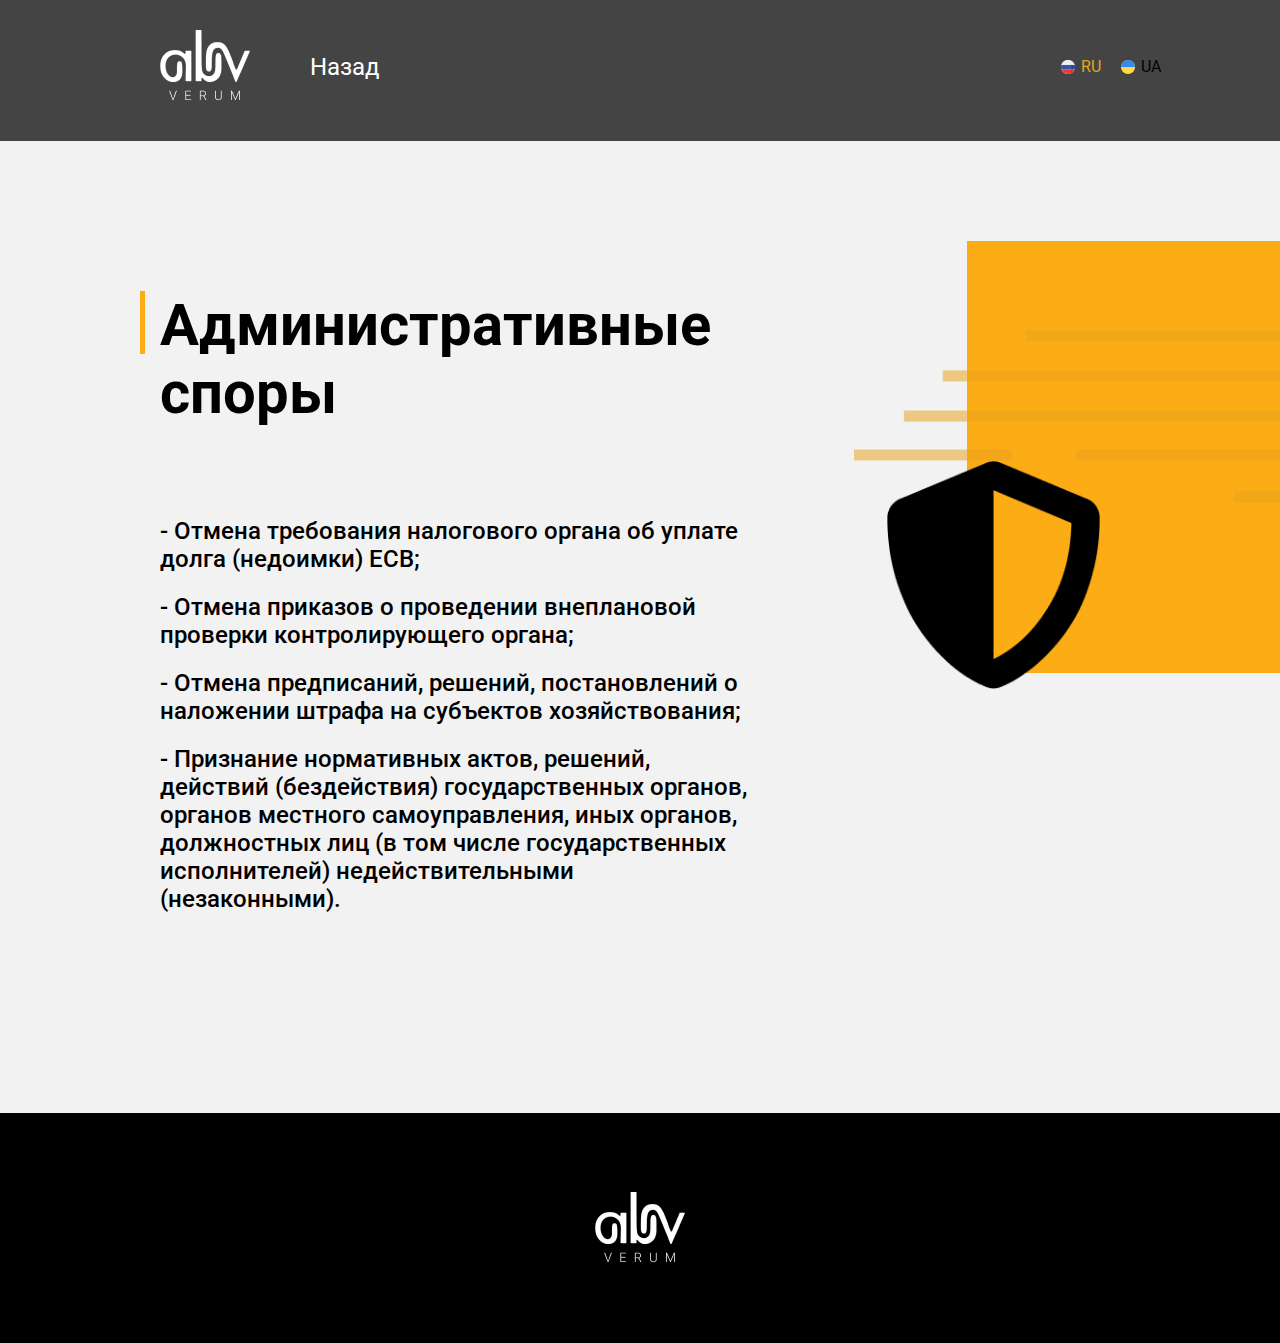
<file: page6.html>
<!DOCTYPE html>
<html lang="en">
<head>
    <meta charset="UTF-8">
    <meta http-equiv="X-UA-Compatible" content="IE=edge">
    <meta name="viewport" content="width=device-width, initial-scale=1.0">
    <title>Document</title>

    <!-- <script src="./js/main.js"></script> -->
    <link rel="stylesheet" href="./css/main.css">
    
    <!-- Fonts -->
    <link rel="preconnect" href="https://fonts.gstatic.com">
    <link href="https://fonts.googleapis.com/css2?family=Roboto:ital,wght@0,400;0,500;0,700;1,300&display=swap" rel="stylesheet">
    
    <!-- aos animation -->
    <link href="https://unpkg.com/aos@2.3.1/dist/aos.css" rel="stylesheet">
    <link rel="icon" href="images/favicon.png" type="image/x-icon">
</head>
<body>
    <main class="pages">

        <header class="bg">
            <nav class="nav">
                <div class="container">
                    <div class="header__body">
                        <div class="logo">
                            <a href="#" class="">
                                <img src="./images/logo.png" alt="" style="width: 100%; height: 100%; object-fit: contain;">                
                            </a>
                        </div>
                        <div class="header__burger">
                            <span>
                                <div class="header-__burger__btn-menu">
                                    <svg width="35" height="20" viewBox="0 0 35 20" fill="none" xmlns="http://www.w3.org/2000/svg">
                                        <line x1="1" y1="1" x2="34" y2="1" stroke="white" stroke-width="2" stroke-linecap="round" stroke-linejoin="bevel"/>
                                        <line x1="1" y1="10" x2="34" y2="10" stroke="white" stroke-width="2" stroke-linecap="round" stroke-linejoin="bevel"/>
                                        <line x1="1" y1="19" x2="34" y2="19" stroke="white" stroke-width="2" stroke-linecap="round" stroke-linejoin="bevel"/>
                                    </svg>   
                                </div>
                            </span>
                            <div class="header__burger__btn-close">
                                <svg width="30" height="30" viewBox="0 0 30 30" fill="none" xmlns="http://www.w3.org/2000/svg">
                                    <circle cx="15" cy="15" r="14.5" stroke="white"/>
                                    <g clip-path="url(#clip0)">
                                    <path d="M14.4475 15.0007L10.1144 10.6676C9.96185 10.515 9.96185 10.2677 10.1144 10.1152C10.267 9.96261 10.5143 9.96259 10.6668 10.1152L15 14.4483L19.3331 10.1152C19.4857 9.96259 19.733 9.96259 19.8856 10.1152C20.0381 10.2677 20.0381 10.5151 19.8856 10.6676L15.5524 15.0007L19.8856 19.3339C20.0381 19.4864 20.0381 19.7338 19.8856 19.8863C19.8093 19.9626 19.7093 20.0007 19.6094 20.0007C19.5094 20.0007 19.4094 19.9626 19.3331 19.8863L15 15.5532L10.6669 19.8863C10.5906 19.9626 10.4906 20.0007 10.3906 20.0007C10.2907 20.0007 10.1907 19.9626 10.1144 19.8863C9.96185 19.7338 9.96185 19.4864 10.1144 19.3339L14.4475 15.0007Z" fill="white"/>
                                    </g>
                                    <defs>
                                    <clipPath id="clip0">
                                    <rect width="10" height="10" fill="white" transform="matrix(-1 0 0 1 20 10)"/>
                                    </clipPath>
                                    </defs>
                                </svg>
                            </div>
                        </div>
                        <nav class="header__menu">
                            <ul class="header__list">
                                <li>
                                    <a href="#about" class="header__link">О бюро</a>
                                </li>
                                <li>
                                    <a href="#offers" class="header__link">Услуги</a>
                                </li>
                                <li>
                                    <a href="#vantage" class="header__link">Преимущества</a>
                                </li>
                                <li>
                                    <a href="#contact" class="header__link">Контакты</a>
                                </li>                    
                            </ul>
                            <a href="index.html" class="header__link back">Назад</a>
                        </nav>
                        <a href="index.html" class="header__link back-mob">Назад</a>
                        <div class="contact">
                            <div class="social-link">
                                <a href="https://www.instagram.com/" class="link-item">
                                    <svg width="22" height="23" viewBox="0 0 22 23" fill="none" xmlns="http://www.w3.org/2000/svg">
                                        <path d="M11.0625 5.90012C7.9375 5.90012 5.44727 8.43918 5.44727 11.5154C5.44727 14.6404 7.9375 17.1306 11.0625 17.1306C14.1387 17.1306 16.6777 14.6404 16.6777 11.5154C16.6777 8.43918 14.1387 5.90012 11.0625 5.90012ZM11.0625 15.1775C9.06055 15.1775 7.40039 13.5661 7.40039 11.5154C7.40039 9.5134 9.01172 7.90207 11.0625 7.90207C13.0645 7.90207 14.6758 9.5134 14.6758 11.5154C14.6758 13.5661 13.0645 15.1775 11.0625 15.1775ZM18.1914 5.7048C18.1914 4.97238 17.6055 4.38644 16.873 4.38644C16.1406 4.38644 15.5547 4.97238 15.5547 5.7048C15.5547 6.43723 16.1406 7.02316 16.873 7.02316C17.6055 7.02316 18.1914 6.43723 18.1914 5.7048ZM21.9023 7.02316C21.8047 5.26535 21.4141 3.70285 20.1445 2.43332C18.875 1.16379 17.3125 0.773163 15.5547 0.675507C13.748 0.57785 8.32812 0.57785 6.52148 0.675507C4.76367 0.773163 3.25 1.16379 1.93164 2.43332C0.662109 3.70285 0.271484 5.26535 0.173828 7.02316C0.0761719 8.8298 0.0761719 14.2497 0.173828 16.0564C0.271484 17.8142 0.662109 19.3279 1.93164 20.6462C3.25 21.9157 4.76367 22.3064 6.52148 22.404C8.32812 22.5017 13.748 22.5017 15.5547 22.404C17.3125 22.3064 18.875 21.9157 20.1445 20.6462C21.4141 19.3279 21.8047 17.8142 21.9023 16.0564C22 14.2497 22 8.8298 21.9023 7.02316ZM19.5586 17.9607C19.2168 18.9372 18.4355 19.6696 17.5078 20.0603C16.043 20.6462 12.625 20.4997 11.0625 20.4997C9.45117 20.4997 6.0332 20.6462 4.61719 20.0603C3.64062 19.6696 2.9082 18.9372 2.51758 17.9607C1.93164 16.5446 2.07812 13.1267 2.07812 11.5154C2.07812 9.95285 1.93164 6.53488 2.51758 5.07004C2.9082 4.1423 3.64062 3.40988 4.61719 3.01926C6.0332 2.43332 9.45117 2.5798 11.0625 2.5798C12.625 2.5798 16.043 2.43332 17.5078 3.01926C18.4355 3.36105 19.168 4.1423 19.5586 5.07004C20.1445 6.53488 19.998 9.95285 19.998 11.5154C19.998 13.1267 20.1445 16.5446 19.5586 17.9607Z" fill="white"/>
                                    </svg>
                                </a>
                                <a href="https://www.facebook.com/" class="link-item">
                                    <svg width="14" height="26" viewBox="0 0 14 26" fill="none" xmlns="http://www.w3.org/2000/svg">
                                        <path d="M12.998 14.0779L13.6816 9.58566H9.33594V6.65598C9.33594 5.38644 9.92188 4.21457 11.875 4.21457H13.877V0.357147C13.877 0.357147 12.0703 0.0153503 10.3613 0.0153503C6.79688 0.0153503 4.45312 2.21262 4.45312 6.11887V9.58566H0.449219V14.0779H4.45312V25.0154H9.33594V14.0779H12.998Z" fill="white"/>
                                    </svg>    
                                </a>
                                <a href="https://telegram.org/" class="link-item">
                                    <svg width="22" height="19" viewBox="0 0 22 19" fill="none" xmlns="http://www.w3.org/2000/svg">
                                        <path d="M21.9023 1.84933C22.1953 0.482147 21.4141 -0.0549622 20.5352 0.286835L1.10156 7.75754C-0.216797 8.29465 -0.167969 9.02707 0.90625 9.36887L5.83789 10.8825L17.3613 3.65598C17.8984 3.26535 18.4355 3.50949 17.9961 3.85129L8.66992 12.2497L8.32812 17.3767C8.86523 17.3767 9.06055 17.1814 9.35352 16.8884L11.7461 14.5446L16.7754 18.2556C17.7031 18.7927 18.3867 18.4997 18.6309 17.4255L21.9023 1.84933Z" fill="white"/>
                                    </svg>
                                </a>
                            </div>
                        </div>
                        <div class="lang">
                            <a href="page6.html" class="lang-item active">
                                <svg width="20" height="20" viewBox="0 0 20 20" fill="none" xmlns="http://www.w3.org/2000/svg">
                                    <path d="M10.0003 20C15.5229 20 19.9999 15.523 19.9999 10.0004C19.9999 4.47779 15.5229 0.000823975 10.0003 0.000823975C4.47769 0.000823975 0.000732422 4.47779 0.000732422 10.0004C0.000732422 15.523 4.47769 20 10.0003 20Z" fill="white"/>
                                    <path d="M19.4284 6.66583H13.2671C13.5347 8.802 13.5363 11.1557 13.2723 13.2946H19.4416C19.8017 12.2627 19.9997 11.1546 19.9997 10.0001C19.9999 8.83041 19.7973 7.70873 19.4284 6.66583Z" fill="#2B479D"/>
                                    <path d="M13.2672 6.66581H19.4284C19.4275 6.66265 19.4265 6.65999 19.4252 6.65712C18.1455 3.04848 14.8534 0.393478 10.8979 0.0410461C12.4288 0.880094 12.8759 3.53843 13.2672 6.66581Z" fill="#EFECEC"/>
                                    <path d="M10.8982 19.9585C14.8607 19.6054 18.1574 16.9412 19.4322 13.3229C19.4356 13.3133 19.4384 13.3038 19.4419 13.2945H13.2725C12.8842 16.4388 12.4351 19.1159 10.8982 19.9585Z" fill="#E63026"/>
                                    <path d="M0 10C0 11.1547 0.19832 12.2626 0.558141 13.2945H13.787C14.0513 11.1555 14.0494 8.8019 13.7821 6.66574H0.571441C0.202584 7.70868 0 8.83036 0 10Z" fill="#3757A6"/>
                                    <path d="M0.5747 6.65717C0.573771 6.66 0.5728 6.6627 0.571533 6.66587H13.7823C13.3907 3.53844 12.4288 0.880149 10.8982 0.0411014C10.6021 0.0148812 10.3027 6.10356e-05 9.99992 6.10356e-05C5.64977 1.8813e-05 1.95044 2.77831 0.5747 6.65717Z" fill="#EFEFEF"/>
                                    <path d="M13.787 13.2945H0.558105C0.561441 13.3038 0.564566 13.3133 0.567732 13.3229C1.93798 17.2117 5.64264 19.9998 9.99975 19.9998C10.3026 19.9998 10.602 19.985 10.898 19.9584C12.4351 19.1159 13.3987 16.4389 13.787 13.2945Z" fill="#E73B36"/>
                                </svg>     
                                RU
                            </a>
                            <a href="page6-ua.html" class="lang-item">
                                <svg width="20" height="20" viewBox="0 0 20 20" fill="none" xmlns="http://www.w3.org/2000/svg">
                                    <path d="M10 20C15.5228 20 20 15.5228 20 10C20 4.47715 15.5228 0 10 0C4.47715 0 0 4.47715 0 10C0 15.5228 4.47715 20 10 20Z" fill="#FFDA44"/>
                                    <path d="M0 10C0 4.47719 4.47719 0 10 0C15.5228 0 20 4.47719 20 10" fill="#338AF3"/>
                                </svg>
                                UA
                            </a>
                        </div>
                    </div>
                </div>
            </nav>
        </header>

        <section class="page6">
            <div class="bg-rect-right">
                <img src="./images/bg-rect.png" alt="" style="width: 100%; height: 100%; object-fit: contain;">
            </div>
            <div class="container">
                <div class="content">
                    <div class="content--right">
                        <div class="content-title dark">
                            <p class="title">Административные споры </p>
                        </div>
                        <ul>
                            <li class="text">- Отмена требования налогового органа об уплате долга (недоимки) ЕСВ;</li>
                            <li class="text">- Отмена приказов о проведении внеплановой проверки контролирующего органа;</li>
                            <li class="text">- Отмена предписаний, решений, постановлений о наложении штрафа на субъектов хозяйствования;</li>
                            <li class="text">- Признание нормативных актов, решений, действий (бездействия) государственных органов, органов местного самоуправления, иных органов, должностных лиц (в том числе государственных исполнителей) недействительными (незаконными).</li>
                        </ul>
                    </div>
                    <div class="content--left">
                        <div class="image">
                            <img src="./images/img6.png" alt="" style="width: 100%; height: 100%; object-fit: contain;">
                        </div>
                    </div>
                </div>
            </div>
        </section>

        <footer class="footer">
            <div class="logo">
                <a href="#" class="">
                    <img src="./images/logo.png" alt="" style="width: 100%; height: 100%; object-fit: contain;">                
                </a>
            </div>
        </footer>
    </main>
    
    <script src="https://code.jquery.com/jquery-3.4.1.slim.min.js"></script>
    
    
    <script src="https://unpkg.com/aos@next/dist/aos.js"></script>
    
    <script>
    AOS.init();
    </script>
    
    
    <script src="./js/main.js"></script>
</body>
</html>
</file>
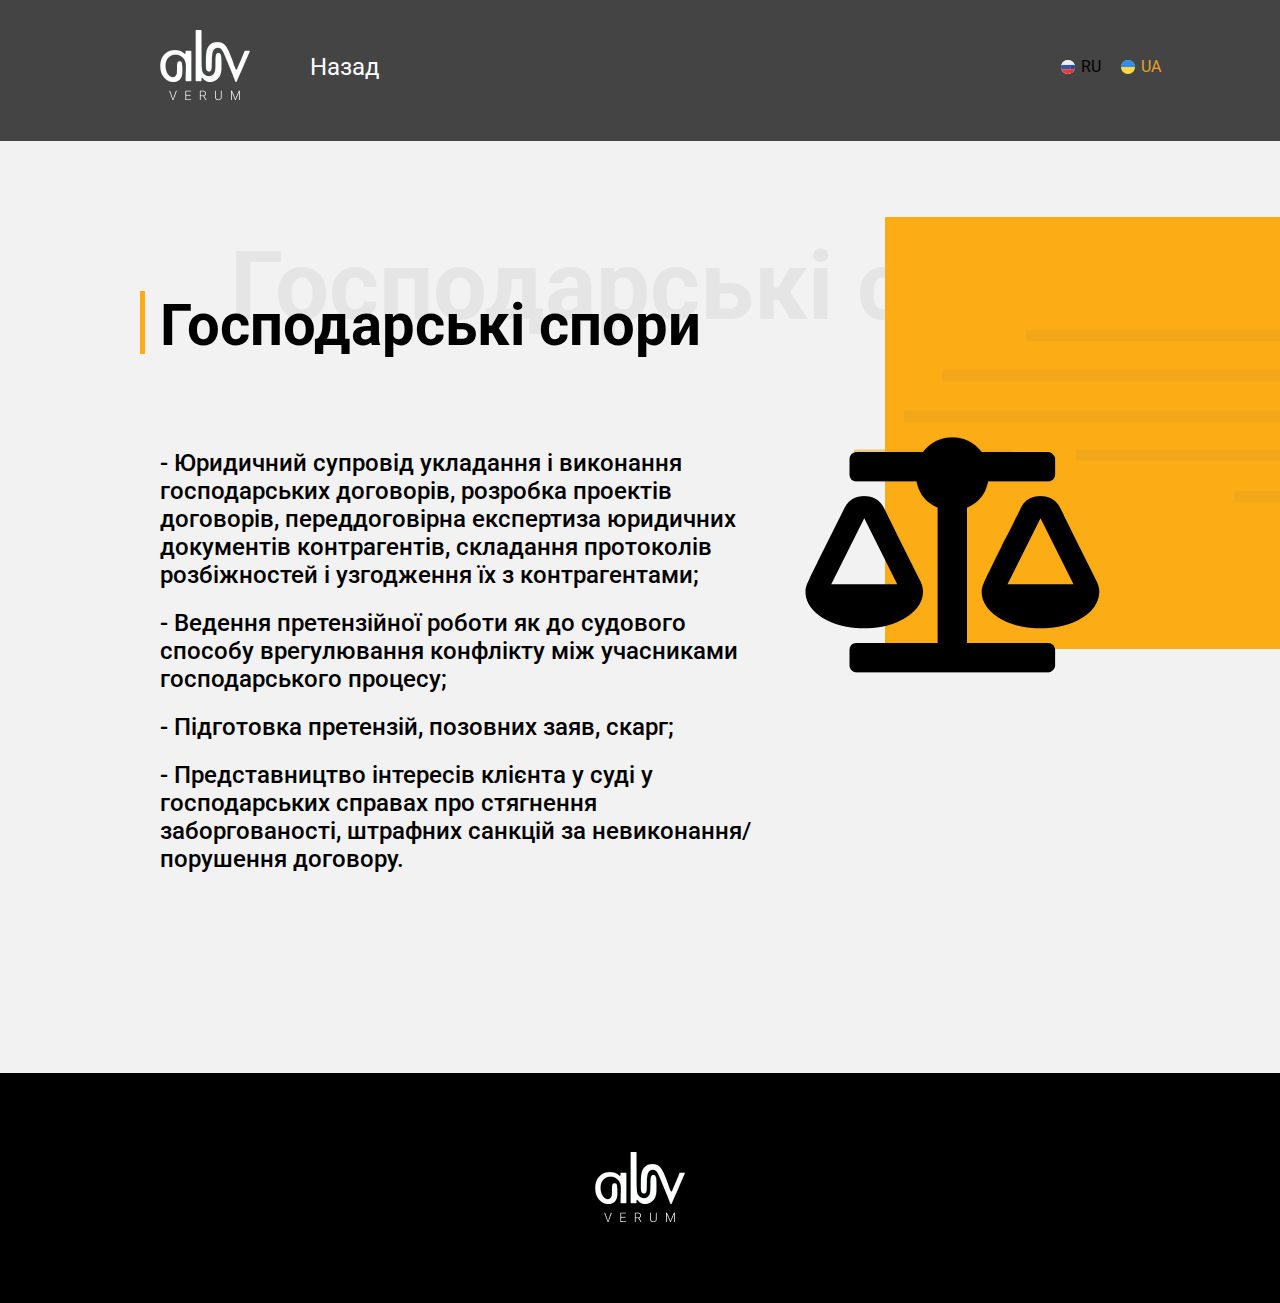
<file: page7-ua.html>
<!DOCTYPE html>
<html lang="en">
<head>
    <meta charset="UTF-8">
    <meta http-equiv="X-UA-Compatible" content="IE=edge">
    <meta name="viewport" content="width=device-width, initial-scale=1.0">
    <title>Document</title>

    <!-- <script src="./js/main.js"></script> -->
    <link rel="stylesheet" href="./css/main.css">
    
    <!-- Fonts -->
    <link rel="preconnect" href="https://fonts.gstatic.com">
    <link href="https://fonts.googleapis.com/css2?family=Roboto:ital,wght@0,400;0,500;0,700;1,300&display=swap" rel="stylesheet">
    
    <!-- aos animation -->
    <link href="https://unpkg.com/aos@2.3.1/dist/aos.css" rel="stylesheet">
    <link rel="icon" href="images/favicon.png" type="image/x-icon">
</head>
<body>
    <main class="pages">

        <header class="bg">
            <nav class="nav">
                <div class="container">
                    <div class="header__body">
                        <div class="logo">
                            <a href="#" class="">
                                <img src="./images/logo.png" alt="" style="width: 100%; height: 100%; object-fit: contain;">                
                            </a>
                        </div>
                        <div class="header__burger">
                            <span>
                                <div class="header-__burger__btn-menu">
                                    <svg width="35" height="20" viewBox="0 0 35 20" fill="none" xmlns="http://www.w3.org/2000/svg">
                                        <line x1="1" y1="1" x2="34" y2="1" stroke="white" stroke-width="2" stroke-linecap="round" stroke-linejoin="bevel"/>
                                        <line x1="1" y1="10" x2="34" y2="10" stroke="white" stroke-width="2" stroke-linecap="round" stroke-linejoin="bevel"/>
                                        <line x1="1" y1="19" x2="34" y2="19" stroke="white" stroke-width="2" stroke-linecap="round" stroke-linejoin="bevel"/>
                                    </svg>   
                                </div>
                            </span>
                            <div class="header__burger__btn-close">
                                <svg width="30" height="30" viewBox="0 0 30 30" fill="none" xmlns="http://www.w3.org/2000/svg">
                                    <circle cx="15" cy="15" r="14.5" stroke="white"/>
                                    <g clip-path="url(#clip0)">
                                    <path d="M14.4475 15.0007L10.1144 10.6676C9.96185 10.515 9.96185 10.2677 10.1144 10.1152C10.267 9.96261 10.5143 9.96259 10.6668 10.1152L15 14.4483L19.3331 10.1152C19.4857 9.96259 19.733 9.96259 19.8856 10.1152C20.0381 10.2677 20.0381 10.5151 19.8856 10.6676L15.5524 15.0007L19.8856 19.3339C20.0381 19.4864 20.0381 19.7338 19.8856 19.8863C19.8093 19.9626 19.7093 20.0007 19.6094 20.0007C19.5094 20.0007 19.4094 19.9626 19.3331 19.8863L15 15.5532L10.6669 19.8863C10.5906 19.9626 10.4906 20.0007 10.3906 20.0007C10.2907 20.0007 10.1907 19.9626 10.1144 19.8863C9.96185 19.7338 9.96185 19.4864 10.1144 19.3339L14.4475 15.0007Z" fill="white"/>
                                    </g>
                                    <defs>
                                    <clipPath id="clip0">
                                    <rect width="10" height="10" fill="white" transform="matrix(-1 0 0 1 20 10)"/>
                                    </clipPath>
                                    </defs>
                                </svg>
                            </div>
                        </div>
                        <nav class="header__menu">
                            <ul class="header__list">
                                <li>
                                    <a href="#about" class="header__link">Про бюро</a>
                                </li>
                                <li>
                                    <a href="#offers" class="header__link">Послуги</a>
                                </li>
                                <li>
                                    <a href="#vantage" class="header__link">Переваги</a>
                                </li>
                                <li>
                                    <a href="#contact" class="header__link">Контакти</a>
                                </li>                       
                            </ul>
                            <a href="index.html" class="header__link back">Назад</a>
                        </nav>
                        <a href="index.html" class="header__link back-mob">Назад</a>
                        <div class="contact">
                            <div class="social-link">
                                <a href="https://www.instagram.com/" class="link-item">
                                    <svg width="22" height="23" viewBox="0 0 22 23" fill="none" xmlns="http://www.w3.org/2000/svg">
                                        <path d="M11.0625 5.90012C7.9375 5.90012 5.44727 8.43918 5.44727 11.5154C5.44727 14.6404 7.9375 17.1306 11.0625 17.1306C14.1387 17.1306 16.6777 14.6404 16.6777 11.5154C16.6777 8.43918 14.1387 5.90012 11.0625 5.90012ZM11.0625 15.1775C9.06055 15.1775 7.40039 13.5661 7.40039 11.5154C7.40039 9.5134 9.01172 7.90207 11.0625 7.90207C13.0645 7.90207 14.6758 9.5134 14.6758 11.5154C14.6758 13.5661 13.0645 15.1775 11.0625 15.1775ZM18.1914 5.7048C18.1914 4.97238 17.6055 4.38644 16.873 4.38644C16.1406 4.38644 15.5547 4.97238 15.5547 5.7048C15.5547 6.43723 16.1406 7.02316 16.873 7.02316C17.6055 7.02316 18.1914 6.43723 18.1914 5.7048ZM21.9023 7.02316C21.8047 5.26535 21.4141 3.70285 20.1445 2.43332C18.875 1.16379 17.3125 0.773163 15.5547 0.675507C13.748 0.57785 8.32812 0.57785 6.52148 0.675507C4.76367 0.773163 3.25 1.16379 1.93164 2.43332C0.662109 3.70285 0.271484 5.26535 0.173828 7.02316C0.0761719 8.8298 0.0761719 14.2497 0.173828 16.0564C0.271484 17.8142 0.662109 19.3279 1.93164 20.6462C3.25 21.9157 4.76367 22.3064 6.52148 22.404C8.32812 22.5017 13.748 22.5017 15.5547 22.404C17.3125 22.3064 18.875 21.9157 20.1445 20.6462C21.4141 19.3279 21.8047 17.8142 21.9023 16.0564C22 14.2497 22 8.8298 21.9023 7.02316ZM19.5586 17.9607C19.2168 18.9372 18.4355 19.6696 17.5078 20.0603C16.043 20.6462 12.625 20.4997 11.0625 20.4997C9.45117 20.4997 6.0332 20.6462 4.61719 20.0603C3.64062 19.6696 2.9082 18.9372 2.51758 17.9607C1.93164 16.5446 2.07812 13.1267 2.07812 11.5154C2.07812 9.95285 1.93164 6.53488 2.51758 5.07004C2.9082 4.1423 3.64062 3.40988 4.61719 3.01926C6.0332 2.43332 9.45117 2.5798 11.0625 2.5798C12.625 2.5798 16.043 2.43332 17.5078 3.01926C18.4355 3.36105 19.168 4.1423 19.5586 5.07004C20.1445 6.53488 19.998 9.95285 19.998 11.5154C19.998 13.1267 20.1445 16.5446 19.5586 17.9607Z" fill="white"/>
                                    </svg>
                                </a>
                                <a href="https://www.facebook.com/" class="link-item">
                                    <svg width="14" height="26" viewBox="0 0 14 26" fill="none" xmlns="http://www.w3.org/2000/svg">
                                        <path d="M12.998 14.0779L13.6816 9.58566H9.33594V6.65598C9.33594 5.38644 9.92188 4.21457 11.875 4.21457H13.877V0.357147C13.877 0.357147 12.0703 0.0153503 10.3613 0.0153503C6.79688 0.0153503 4.45312 2.21262 4.45312 6.11887V9.58566H0.449219V14.0779H4.45312V25.0154H9.33594V14.0779H12.998Z" fill="white"/>
                                    </svg>    
                                </a>
                                <a href="https://telegram.org/" class="link-item">
                                    <svg width="22" height="19" viewBox="0 0 22 19" fill="none" xmlns="http://www.w3.org/2000/svg">
                                        <path d="M21.9023 1.84933C22.1953 0.482147 21.4141 -0.0549622 20.5352 0.286835L1.10156 7.75754C-0.216797 8.29465 -0.167969 9.02707 0.90625 9.36887L5.83789 10.8825L17.3613 3.65598C17.8984 3.26535 18.4355 3.50949 17.9961 3.85129L8.66992 12.2497L8.32812 17.3767C8.86523 17.3767 9.06055 17.1814 9.35352 16.8884L11.7461 14.5446L16.7754 18.2556C17.7031 18.7927 18.3867 18.4997 18.6309 17.4255L21.9023 1.84933Z" fill="white"/>
                                    </svg>
                                </a>
                            </div>
                        </div>
                        <div class="lang">
                            <a href="page7.html" class="lang-item">
                                <svg width="20" height="20" viewBox="0 0 20 20" fill="none" xmlns="http://www.w3.org/2000/svg">
                                    <path d="M10.0003 20C15.5229 20 19.9999 15.523 19.9999 10.0004C19.9999 4.47779 15.5229 0.000823975 10.0003 0.000823975C4.47769 0.000823975 0.000732422 4.47779 0.000732422 10.0004C0.000732422 15.523 4.47769 20 10.0003 20Z" fill="white"/>
                                    <path d="M19.4284 6.66583H13.2671C13.5347 8.802 13.5363 11.1557 13.2723 13.2946H19.4416C19.8017 12.2627 19.9997 11.1546 19.9997 10.0001C19.9999 8.83041 19.7973 7.70873 19.4284 6.66583Z" fill="#2B479D"/>
                                    <path d="M13.2672 6.66581H19.4284C19.4275 6.66265 19.4265 6.65999 19.4252 6.65712C18.1455 3.04848 14.8534 0.393478 10.8979 0.0410461C12.4288 0.880094 12.8759 3.53843 13.2672 6.66581Z" fill="#EFECEC"/>
                                    <path d="M10.8982 19.9585C14.8607 19.6054 18.1574 16.9412 19.4322 13.3229C19.4356 13.3133 19.4384 13.3038 19.4419 13.2945H13.2725C12.8842 16.4388 12.4351 19.1159 10.8982 19.9585Z" fill="#E63026"/>
                                    <path d="M0 10C0 11.1547 0.19832 12.2626 0.558141 13.2945H13.787C14.0513 11.1555 14.0494 8.8019 13.7821 6.66574H0.571441C0.202584 7.70868 0 8.83036 0 10Z" fill="#3757A6"/>
                                    <path d="M0.5747 6.65717C0.573771 6.66 0.5728 6.6627 0.571533 6.66587H13.7823C13.3907 3.53844 12.4288 0.880149 10.8982 0.0411014C10.6021 0.0148812 10.3027 6.10356e-05 9.99992 6.10356e-05C5.64977 1.8813e-05 1.95044 2.77831 0.5747 6.65717Z" fill="#EFEFEF"/>
                                    <path d="M13.787 13.2945H0.558105C0.561441 13.3038 0.564566 13.3133 0.567732 13.3229C1.93798 17.2117 5.64264 19.9998 9.99975 19.9998C10.3026 19.9998 10.602 19.985 10.898 19.9584C12.4351 19.1159 13.3987 16.4389 13.787 13.2945Z" fill="#E73B36"/>
                                </svg>     
                                RU
                            </a>
                            <a href="page7-ua.html" class="lang-item active">
                                <svg width="20" height="20" viewBox="0 0 20 20" fill="none" xmlns="http://www.w3.org/2000/svg">
                                    <path d="M10 20C15.5228 20 20 15.5228 20 10C20 4.47715 15.5228 0 10 0C4.47715 0 0 4.47715 0 10C0 15.5228 4.47715 20 10 20Z" fill="#FFDA44"/>
                                    <path d="M0 10C0 4.47719 4.47719 0 10 0C15.5228 0 20 4.47719 20 10" fill="#338AF3"/>
                                </svg>
                                UA
                            </a>
                        </div>
                    </div>
                </div>
            </nav>
        </header>

        <section class="page7">
            <div class="bg-rect-right">
                <img src="./images/bg-rect.png" alt="" style="width: 100%; height: 100%; object-fit: contain;">
            </div>
            <div class="container">
                <div class="content">
                    <div class="content--right">
                        <div class="content-title dark">
                            <p class="title ua">Господарські спори</p>
                        </div>
                        <ul>
                            <li class="text">- Юридичний супровід укладання і виконання господарських договорів, розробка проектів договорів, переддоговірна експертиза юридичних документів контрагентів, складання протоколів розбіжностей і узгодження їх з контрагентами;</li>
                            <li class="text">- Ведення претензійної роботи як до судового способу врегулювання конфлікту між учасниками господарського процесу;</li>
                            <li class="text">- Підготовка претензій, позовних заяв, скарг;</li>
                            <li class="text">- Представництво інтересів клієнта у суді у господарських справах про стягнення заборгованості, штрафних санкцій за невиконання/порушення договору.</li>
                        </ul>
                    </div>
                    <div class="content--left">
                        <div class="image">
                            <img src="./images/img7.png" alt="" style="width: 100%; height: 100%; object-fit: contain;">
                        </div>
                    </div>
                </div>
            </div>
        </section>

        <footer class="footer">
            <div class="logo">
                <a href="#" class="">
                    <img src="./images/logo.png" alt="" style="width: 100%; height: 100%; object-fit: contain;">                
                </a>
            </div>
        </footer>
    </main>
    
    <script src="https://code.jquery.com/jquery-3.4.1.slim.min.js"></script>
    
    
    <script src="https://unpkg.com/aos@next/dist/aos.js"></script>
    
    <script>
    AOS.init();
    </script>
    
    
    <script src="./js/main.js"></script>
</body>
</html>
</file>
<file: css/main.css>
@charset "UTF-8";html{box-sizing:border-box}*,::after,::before{box-sizing:border-box!important;outline:0}h1,h2,h3,h4,h5,h6,p{margin:0}a{text-decoration:none;color:inherit;cursor:pointer}li,ol,ul{margin:0;padding:0;list-style:none}button,input{padding:0;cursor:pointer;outline:0;background-color:transparent;border:0;-webkit-appearance:none!important;-moz-appearance:none!important;appearance:none!important}.header{position:absolute;left:0;right:0;top:0;z-index:1000;transition:all .5s;padding-bottom:15px;color:#fff;height:85px;max-width:1180px;margin:0 auto}.header__link__contact{display:none}.header__menu{height:auto}.header__body{position:relative;display:flex;justify-content:space-between;align-items:center;z-index:999;padding-bottom:10px}.header__logo{flex:0 0 60px;border-radius:50%;overflow:hidden;position:relative;z-index:999}.logo{max-width:90px;height:73px;display:block}.header__burger{display:none}.header__list{display:flex;position:relative;z-index:999}.header__list li{list-style:none;margin:0 25px}.header__link{color:#fff;font-size:24px;text-decoration:none;line-height:28px;font-weight:400}.header__link:hover{color:#e7a31f}.header__link .back{display:none}.lang{display:flex}.lang-item{padding:10px 10px;display:flex;justify-content:center;cursor:pointer}.lang-item svg{padding-right:6px}.lang-item:hover{color:#e7a31f}.lang-item .active{color:#e7a31f}.lang-item.active{color:#e7a31f}.header__link.back{display:none}.contact{display:block}.contact .social-link{display:flex;align-items:center}.contact .link-item{padding:0 10px}.contact .link-item:hover{color:#e7a31f}.header__burger__btn-close{display:none}nav .container{margin:30px 80px;margin-top:0;padding-top:30px}@media (max-width:1240px){.header{position:fixed;height:100px;background-color:#444}.main{padding-top:100px}nav .container{margin:20px;padding-top:0}.header__body{display:flex;align-items:center;justify-content:space-between}.contact{display:none}body.lock{overflow:hidden}.logo{display:block;z-index:30}.header__burger{display:block;position:relative;width:30px;height:30px;z-index:30}.lang{display:block}.header__burger span{position:absolute;background-color:#fff;position:absolute;left:0;width:100%;height:2px;top:9px;transition:all .3s ease 0s}.header__burger.active .header__burger__btn-close{display:block;color:#fff;margin-top:20px;margin-right:30px}.header__burger.active span{transform:scale(0)}.header__burger.active:before{transform:rotate(45deg);top:9px}.header__burger.active:after{transform:rotate(-45deg);bottom:9px}.header__menu{position:fixed;top:-100%;right:0;width:100%;height:100%;overflow:auto;transition:all .3s ease 0s;background-color:#444;padding:70px 10px 20px 10px;z-index:10;text-align:center}.header__menu.active{top:0;padding-top:150px;height:100vh;overflow:hidden}.header__list{display:block}.header__list li{margin:0 0 20px 0;margin-bottom:50px}.header__link{font-size:24px}.mob-contact{display:block;margin-top:40px}.header__link__contact{display:flex;justify-content:center;margin-top:80px}}#main{margin:0 auto;position:relative}#main .container{width:100%;background-position:center;background-repeat:no-repeat;background-size:cover;background-attachment:fixed;position:relative;z-index:1;max-width:unset;margin:0 auto}#main .container:before{content:'';position:absolute;top:-1px;left:0;bottom:0;right:0;background:linear-gradient(to right,#000 20%,rgba(12,15,22,0) 100%)}#main .container:after{content:'';position:absolute;top:0;left:0;bottom:-1px;right:0;background:linear-gradient(rgba(18,22,33,0) 0,#121621 100%)}#main .title-bg{position:absolute;display:block;height:82px;width:5px;color:#6b6b6b;font-weight:300;font-size:84px;line-height:98px;letter-spacing:.55em;text-transform:uppercase;opacity:.5;text-transform:uppercase;top:350px;right:637px;z-index:5}@media only screen and (max-width:1240px){#main .title-bg{display:none}}#main .bg-object{position:absolute;width:5px;height:82px;bottom:0;left:50%;z-index:5;background:#6b6b6b}@media only screen and (max-width:1240px){#main .bg-object{display:none}}#main .content{position:relative;z-index:10;display:flex;flex-flow:column nowrap;justify-content:center;align-items:flex-start;color:#fff;padding:20px;padding-top:250px;padding-bottom:230px;max-width:1920px;padding-left:160px;width:100%;margin:0 auto}#main .title-main{font-size:58px;font-weight:400;line-height:67px;max-width:694px;margin-bottom:50px}#main .subtitle{font-size:18px;font-weight:400;line-height:21px;max-width:566px;margin-bottom:60px;opacity:.7}#main .subtitle.top{font-size:36px;margin-bottom:20px;line-height:40px}#main .button .btn{height:80px;font-size:23px}@media only screen and (max-width:868px){#main .content{padding-left:50px;padding-top:200px;padding-bottom:100px}}@media only screen and (max-width:425px){#main .title-main{font-size:48px;font-weight:400;line-height:52px;max-width:80%;margin-bottom:50px}#main .button .btn{width:250px;height:70px;font-size:27px}#main .subtitle{font-size:20px;font-weight:400;line-height:18px;width:70%}#main .content{padding:20px;padding-top:200px;padding-bottom:60px}#main .title-bg{display:none}}#about{background-color:#fff;position:relative}#about .bg-rect-left{left:0;bottom:185px}#about .bg-rect-right{right:0;top:213px}#about .container{height:100%;width:100%;position:relative;z-index:1}#about .content{display:flex;flex-flow:row nowrap;justify-content:space-between;align-items:center;color:#000;padding-left:160px;padding-top:80px;padding-bottom:180px}#about .content .content--left{display:block;position:relative}#about .content .content--left::before{position:absolute;content:'';top:30px;left:80px;right:0;bottom:0;max-height:432px;background-color:#fcad15;z-index:-1}#about .content .content--left .image{position:relative;margin-right:180px;max-width:387px;max-height:548px;z-index:1}#about .content-title{margin-bottom:90px}#about .text{max-width:600px;font-size:24px;line-height:28px;padding-bottom:20px;color:#000}#about .text-title{font-weight:600;font-size:24px;line-height:28px;margin-bottom:20px}#about .text-point{font-size:24px;line-height:28px;padding:10px 0}#about .title:after{content:'О бюро'}#about .title.ua:after{content:'Про бюро';width:600px}@media only screen and (max-width:868px){#about .content{flex-flow:column nowrap;justify-content:center;align-items:center;padding-left:20px;padding-top:60px;padding-bottom:100px}#about .content .content--left{margin-top:50px}#about .content .content--left .image{position:relative;margin-right:0;transform:scale(.8)}#about .bg-rect-right{opacity:.2}}#offers{background-color:#000;position:relative;height:auto}#offers .container{height:100%;width:100%;position:relative;z-index:1}#offers .content{display:flex;flex-flow:column nowrap;justify-content:center;padding-left:160px;padding-top:100px;padding-bottom:180px;padding-bottom:50px}#offers .offer{display:grid;grid-template-columns:repeat(auto-fit,minmax(200px,300px));grid-template-rows:repeat(2,340px);justify-content:center;margin:0 auto;max-width:1600px;row-gap:20px}@media only screen and (min-width:1666px){#offers .offer{display:grid;grid-template-columns:repeat(auto-fit,minmax(200px,360px))}}@media only screen and (max-width:1024px){#offers .offer{grid-template-columns:repeat(auto-fit,minmax(150px,300px))}}@media only screen and (max-width:868px){#offers .offer{display:flex;flex-flow:row wrap;justify-content:center;align-items:center}}#offers .card{max-width:250px;height:307px;border:2px solid gray;display:flex;flex-flow:column nowrap;justify-content:center;align-items:center}#offers .card__img{display:block;width:100px;height:100px;border-radius:100px}#offers .card__img img{border-radius:100px}#offers .card__title{color:#fff;padding:20px 0;text-align:center}@media only screen and (max-width:868px){#offers .card{width:300px;margin-right:20px}}#offers a.btn{display:flex;justify-content:center;align-items:center}#offers .btn{width:166px;height:46px;font-size:14px;line-height:16px;font-weight:400;color:#fff}#offers .title{margin-top:0}#offers .title:after{content:'Юридические услуги';width:100%;color:#f3f3f3;opacity:.1}#offers .title.ua:after{content:'Юридичні послуги'}#offers .content-title{margin-bottom:90px}@media only screen and (max-width:868px){#offers .content{flex-flow:column nowrap;justify-content:center;align-items:center;padding-left:40px;padding-top:60px;padding-bottom:100px}#offers .content .content--left{margin-top:50px}}.offers-page{padding-top:100px;padding-bottom:180px;padding-bottom:50px}.offers-page .title{padding-left:160px}.offers-page .title:after{content:'Юридические услуги';width:100%;color:#f3f3f3;opacity:.1}.offers-page .title.ua:after{content:'Юридичні послуги'}@media only screen and (max-width:868px){.offers-page .content{flex-flow:column nowrap;justify-content:center;align-items:center;padding-top:60px;padding-bottom:100px}.offers-page .content .content--left{margin-top:50px}}#vantage{background-color:#fff;position:relative}#vantage .bg-rect-right{right:0;top:50px}#vantage .container{height:100%;width:100%;position:relative;z-index:1}#vantage .content{display:flex;flex-flow:column nowrap;padding-left:160px;padding-top:40px;padding-bottom:180px;padding-bottom:50px}#vantage .title:after{content:'Преимущества'}#vantage .title.ua:after{content:'Переваги'}#vantage .cards{display:flex;flex-flow:row nowrap;justify-content:space-around;align-items:flex-start;margin-top:90px}#vantage .card{width:100%;height:100%;padding:10px;margin:10px;display:flex;flex-flow:column nowrap;justify-content:center;align-items:center}#vantage .card__img img{display:block;border-radius:100px}#vantage .card__title{color:#000;padding:10px 0;font-size:24px;line-height:28px;font-weight:400;text-align:center}#vantage .card__subtitle{font-size:14px;line-height:16px;font-weight:400;text-align:center}@media only screen and (max-width:868px){#vantage .content{flex-flow:column nowrap;justify-content:center;align-items:center;padding-left:20px;padding-top:60px;padding-bottom:100px}#vantage .cards{display:flex;flex-flow:column nowrap;justify-content:center;align-items:center}}#contact{position:relative;background-color:#0a0a0a}#contact .container{width:100%;background-position:center;background-repeat:no-repeat;background-size:cover;position:relative;z-index:1}#contact .container .image-bg{position:absolute;top:0;right:0;bottom:0;z-index:-1}#contact .container:before{content:'';position:absolute;top:-1px;left:0;bottom:0;right:0;background:linear-gradient(to right,#0a0a0a 80%,rgba(38,38,38,.84) 100%)}#contact .content{display:flex;flex-flow:row nowrap;justify-content:space-between;align-items:center;color:#fff;padding-left:160px;padding-top:80px;padding-bottom:180px;max-width:1180px}#contact .content--right{position:relative;z-index:1;max-width:400px;display:flex;flex-flow:column nowrap;justify-content:center;align-items:flex-start;font-size:24px;line-height:28px;font-weight:400}#contact .content--right .address{display:flex;flex-flow:row nowrap;align-items:center;justify-content:center;margin-bottom:40px}#contact .content--right .address .text-block{margin-left:20px}#contact .content--right .tel{display:flex;flex-flow:row nowrap;align-items:center;justify-content:flex-start;margin-bottom:15px}#contact .content--right .tel .text{margin-left:20px}#contact .content--right .email{display:flex;flex-flow:row nowrap;align-items:center;justify-content:center;margin-bottom:15px}#contact .content--right .email .text{margin-left:20px}#contact .content--right .links{display:flex;flex-flow:row nowrap;justify-content:center;align-items:center}#contact .content--right .links a{display:flex;justify-content:center;align-items:center;width:48px;height:48px;background-color:#fcad15;margin:5px}#contact .content--right .links a:hover{background:rgba(0,0,0,0);color:#f3f3f3;box-shadow:inset 0 0 0 3px #9a9ea0;transform:scale(1.05);transition:all .3s}#contact .map{height:356px;width:611px;display:block;background-color:gray}#contact .title{margin-top:0;margin-bottom:70px}#contact .title.ua:after{content:'Контакти'}@media only screen and (max-width:1300px){#contact .content{flex-flow:column;justify-content:flex-start;align-items:flex-start}#contact .content .content--right{margin-top:90px}#contact .map{width:100%}}@media only screen and (max-width:868px){#contact .container{padding-left:20px;padding-top:60px;padding-bottom:100px}#contact .content{flex-flow:column nowrap;justify-content:center;align-items:center;padding-left:0;padding-top:0;padding-bottom:0}}@media only screen and (max-width:625px){#contact .map{width:340px}#contact .title{margin-top:0;margin-bottom:70px;margin-left:30px}}footer{position:relative;left:0;right:0;bottom:0;z-index:999;background-color:#444;color:#fff;height:230px}footer .container{padding-top:50px}footer .footer__body{display:flex;flex-flow:row nowrap;justify-content:center;align-items:center}footer .header__menu{margin-left:50px}footer .header__link{color:#c9c9c9;font-size:24px;text-decoration:none;line-height:28px;font-weight:400}footer .header__link:hover{color:#e7a31f}@media (max-width:1240px){footer .footer__body{display:flex;flex-flow:column nowrap}}.pages .bg{background-color:#444;height:141px}.pages .bg .contact{display:none}.pages .bg .nav .container{padding-left:160px;margin:0}.pages .bg .header__body{position:relative;display:flex;justify-content:flex-start;align-items:center}.pages .bg .logo{margin-right:60px}.pages .bg .header__list{display:none}.pages .bg .header__link.back{display:block}.pages .bg .lang{margin-left:60%}.pages .bg .header__link.back-mob{display:none}.pages .content{display:flex;flex-flow:row nowrap;justify-content:space-between;align-items:center;color:#000;padding-left:160px;padding-top:80px;padding-bottom:180px}.pages .content .content--left{display:block;position:relative}.pages .content .content--left::before{position:absolute;content:'';top:-220px;left:80px;right:0;bottom:0;height:432px;background-color:#fcad15;z-index:-1}.pages .content .content--left .image{position:relative;margin-right:180px;max-width:387px;max-height:548px;z-index:1}.pages .content-title{margin-bottom:90px}.pages .text{max-width:600px;font-size:24px;font-weight:500;line-height:28px;padding-bottom:20px;color:#000}.pages .title:after{content:'';display:block;top:-90%;left:70px;bottom:0;right:0;width:170%;height:100%;color:gray;position:absolute;font-size:96px;line-height:112px;font-weight:700;z-index:-1;opacity:.1}.pages .bg-rect-right{right:0;top:330px;z-index:1}.pages .footer{position:relative;bottom:0;background-color:#000;display:flex;justify-content:center;align-items:center}@media only screen and (max-width:1240px){.pages .bg{height:85px;padding-right:20px}.pages .bg .nav .container{padding-left:100px;margin:0}.pages .bg .header__body{position:relative;display:flex;justify-content:space-between;align-items:center}.pages .bg .logo{margin-right:60px}.pages .bg .lang{display:none}.pages .content{padding-left:100px;padding-top:80px;padding-bottom:100px;flex-flow:column wrap}.pages .content .content--left{position:relative;margin-top:150px;transform:scale(.8)}.pages .text{padding-right:20px}}@media only screen and (max-width:1240px){.pages header{height:85px;padding-right:20px}.pages header .nav .container{padding-left:50px;margin:0}.pages header .header__body{position:relative;display:flex;justify-content:space-between;align-items:center}.pages header .logo{margin-right:0}.pages .content{padding-left:50px;padding-top:80px;padding-bottom:80px;flex-flow:column wrap}.pages .content .content--left{position:relative}}@media only screen and (max-width:440px){.pages .content{padding:20px}.pages .title{font-size:34px}.pages .title:after{display:none}.pages .bg .nav .container{padding-left:20px}.pages .content .content--left{display:block;position:relative;margin-top:50px}.pages .content .content--left .image{margin-right:0;max-height:300px;max-width:300px;transform:scale(.8)}.pages .content .content--left::before{display:none}}.page1 .title.ua:after{content:'Сімейне та спадкове право'}.page1 .title::after{content:'Семейное и наследственное право'}.page1-ua .title:after{content:'Сімейне та спадкове право'}.page2 .title.ua:after{content:'Нерухомість та будівництво'}.page2 .title::after{content:'Недвижимость и строительство'}.page3 .title.ua:after{content:'Кредитні спори'}.page3 .title::after{content:'Кредитные споры'}.page4 .title.ua:after{content:'Автоадвокат'}.page4 .title::after{content:'Автоадвокат'}.page5 .title.ua:after{content:'Трудові відносини'}.page5 .title::after{content:'Трудовые отношения'}.page6 .title.ua:after{content:'Адміністративні спори'}.page6 .title::after{content:''}.page7 .title.ua:after{content:'Господарські спори'}.page7 .title::after{content:'Хозяйственные споры'}.page8 .title.ua:after{content:'Виконання судових рішень'}.page8 .title::after{content:''}@media (max-width:1240px){.pages .header__burger{display:none}.pages .header__burger .header-__burger__btn-menu{display:none}.pages .header__burger .header__burger__btn-close{display:none}.pages .header__burger span{display:none}.pages .header__menu{display:block}.pages .header__link.back{display:block;visibility:visible}.pages .bg .header__link.back-mob{display:block}}*{margin:0;padding:0}body,html{margin:0;overflow-x:hidden;font-family:Roboto,sans-serif}body{background-color:#f3f2f2}.container{max-width:1920px;margin:0 auto}.title{font-weight:700;line-height:68px;font-size:58px;margin-top:70px;position:relative}.title:before{content:'';display:block;top:0;left:-20px;right:0;bottom:0;width:5px;height:63px;background-color:#fcad15;position:absolute}.title:after{content:' ';display:block;top:-80%;left:70px;bottom:0;right:0;width:400px;height:93px;color:#f3f3f3;position:absolute;font-size:96px;line-height:112px;font-weight:700;z-index:-1}.btn{background-color:#fcad15;color:#fff;padding:1em}.btn:hover{background:rgba(0,0,0,0);color:#f3f3f3;box-shadow:inset 0 0 0 3px #9a9ea0;transform:scale(1.05);transition:all .3s}.dark{color:#000}.light{color:#fff}.bg-rect-left,.bg-rect-right{position:absolute;z-index:5;width:426px}@media only screen and (max-width:1240px){.bg-rect-left,.bg-rect-right{display:none}}@media only screen and (max-width:425px){.title{font-weight:700;line-height:68px;font-size:38px;margin-top:70px;position:relative}.title:after{content:'О бюро';display:block;top:-80%;left:10px;bottom:0;right:0;width:100%;height:93px;overflow-y:hidden;color:#f3f3f3;position:absolute;font-size:64px;line-height:112px;font-weight:700;z-index:-1}.content{padding:20px}}@media only screen and (max-width:868px){.bg-rect-right{opacity:.2}}@media only screen and (max-width:1240px){.title:after{display:none}}
/*# sourceMappingURL=[data-uri] */
</file>
